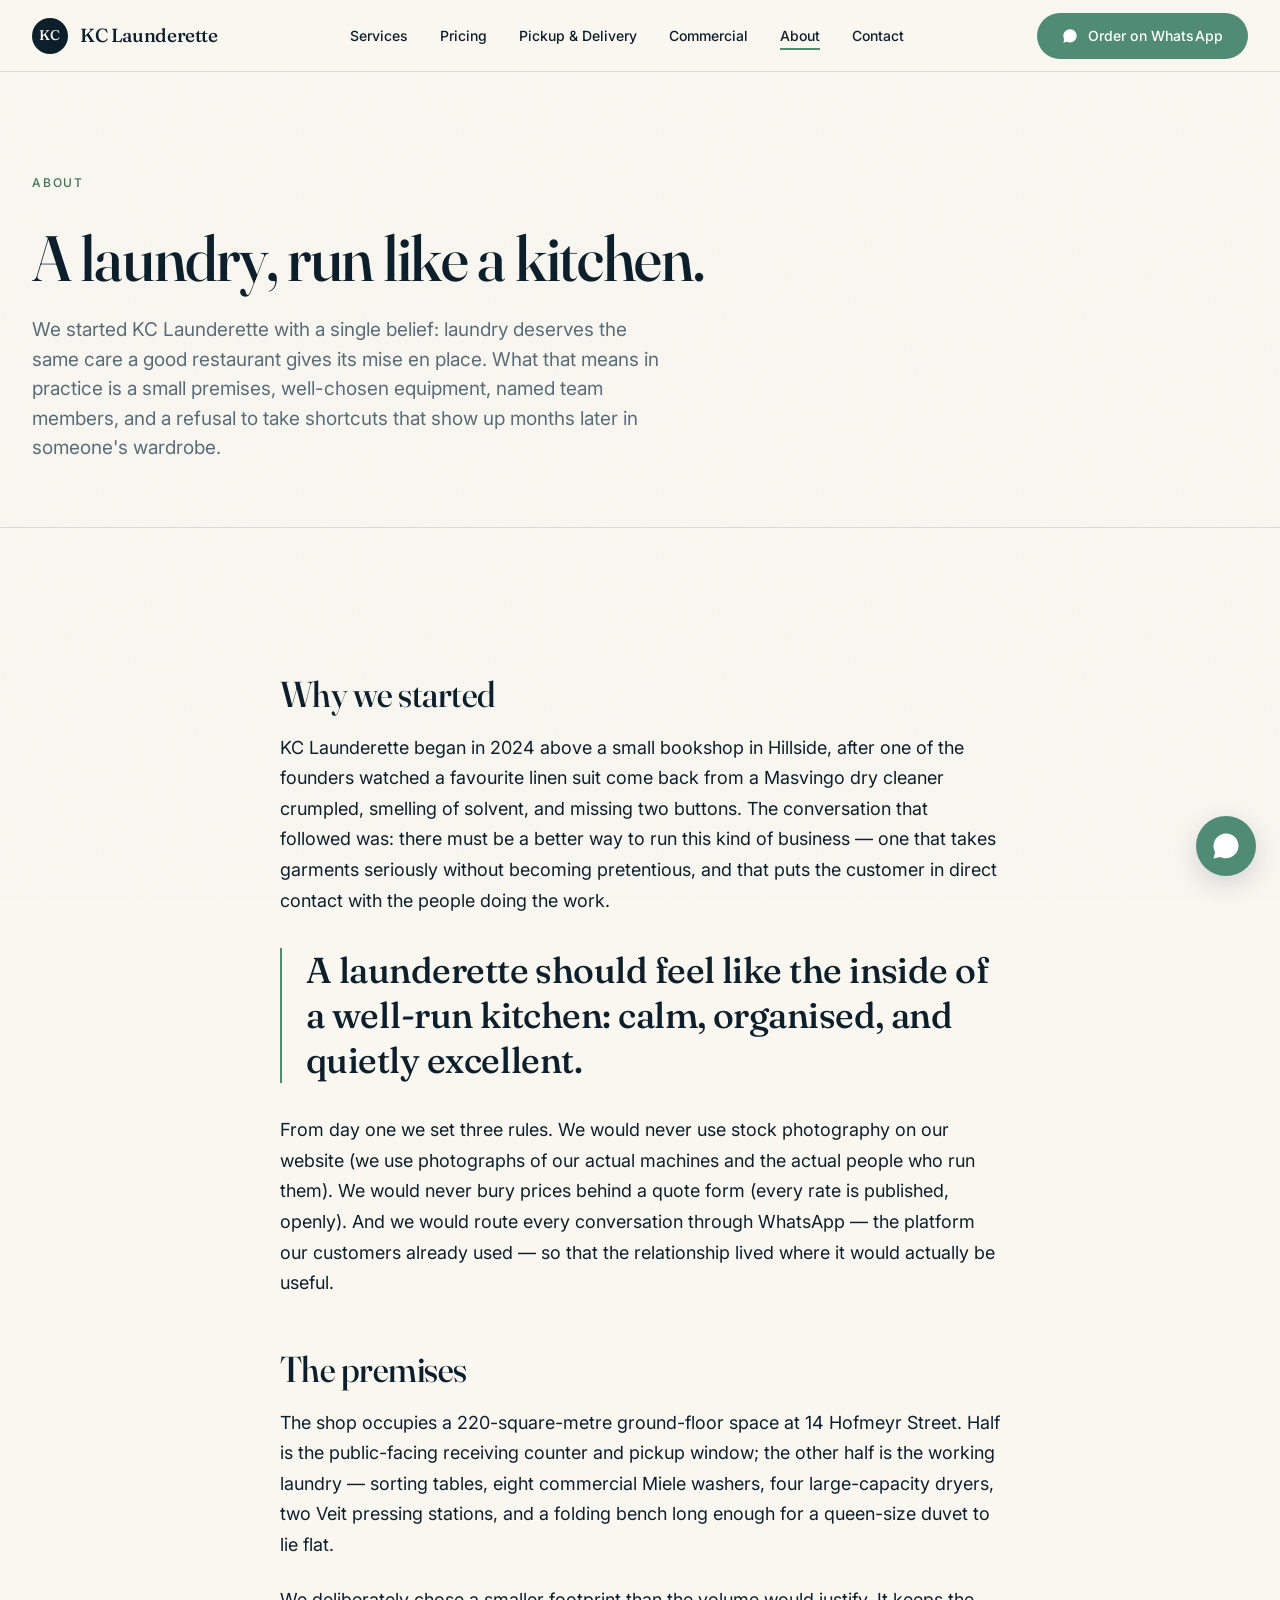
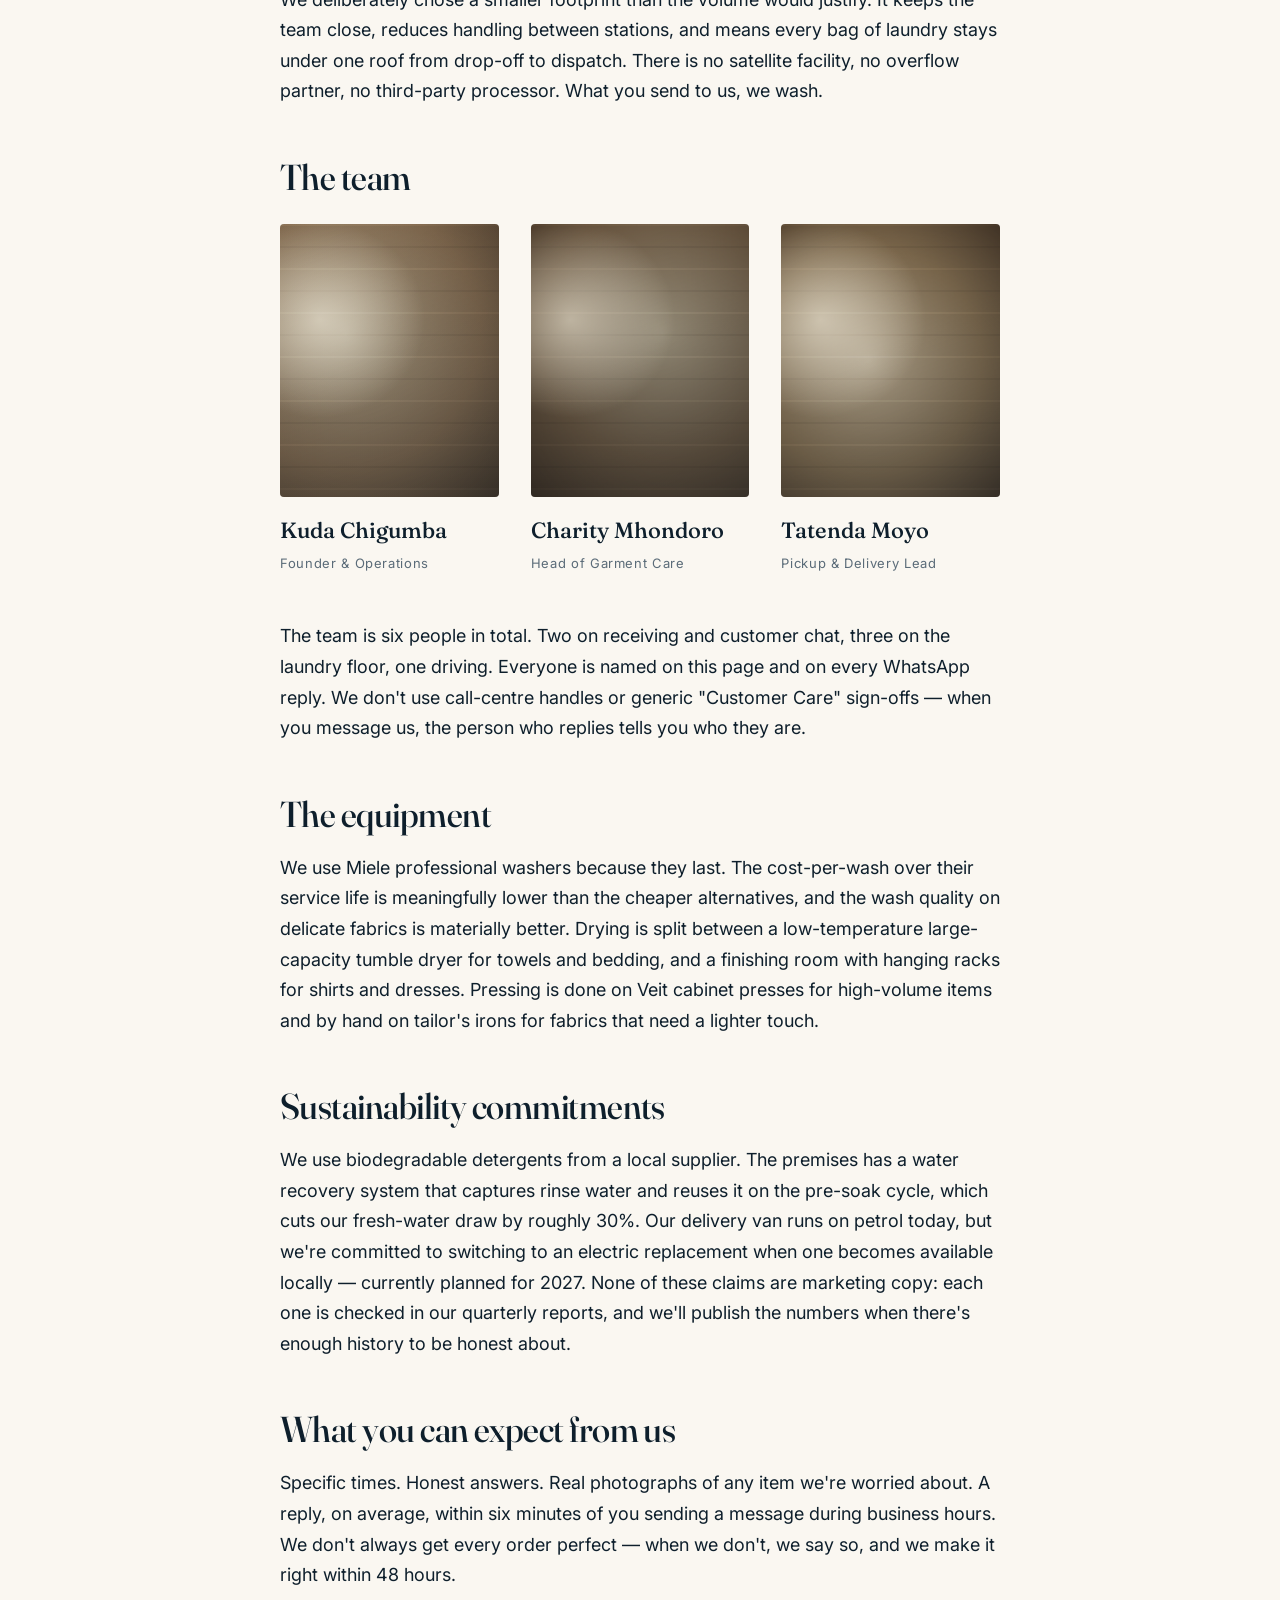
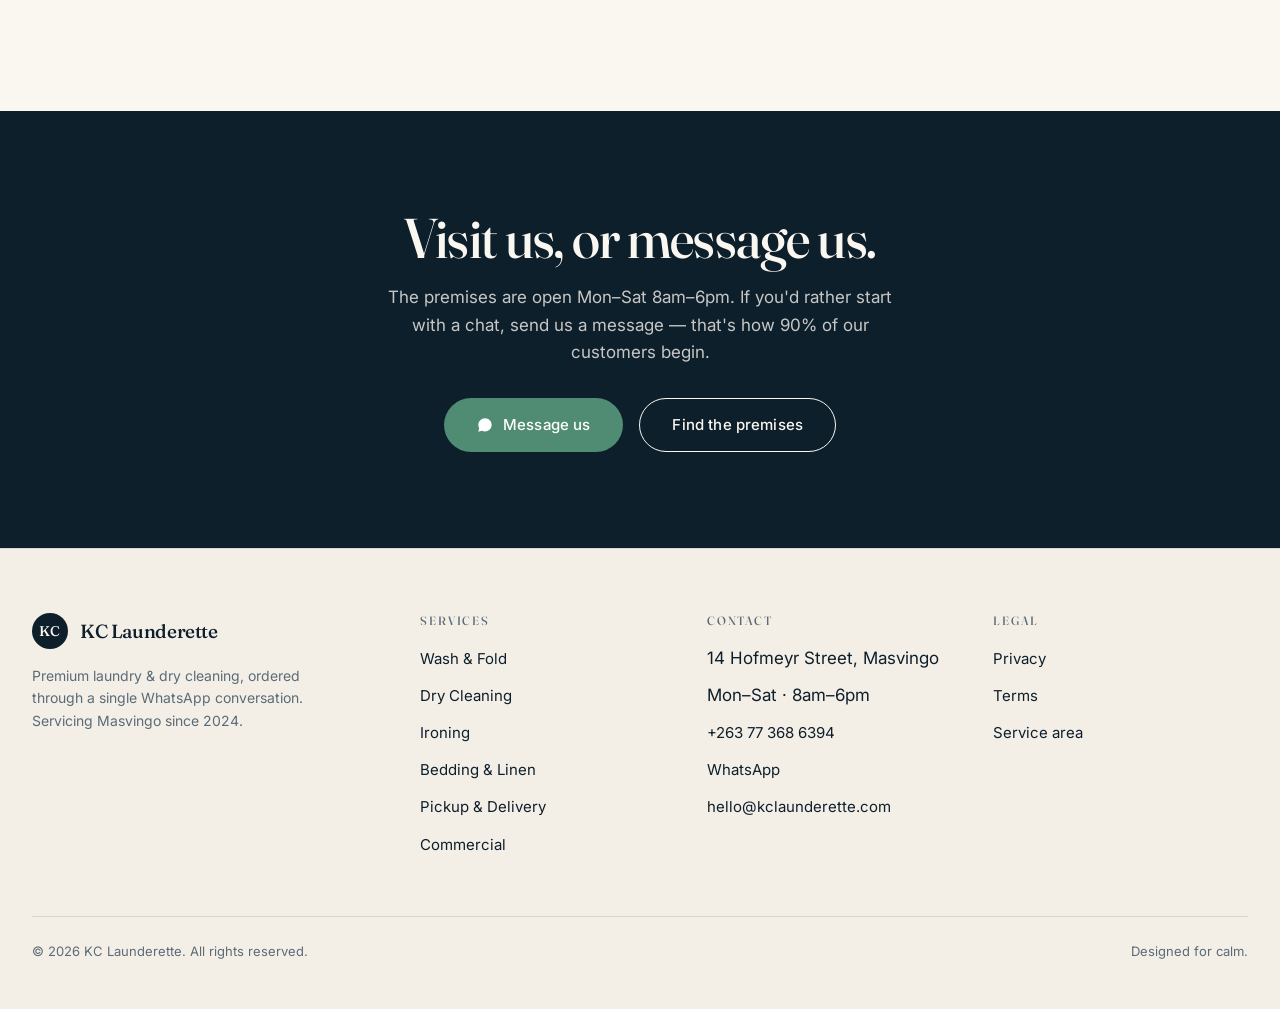
<file: about.html>
<!DOCTYPE html>
<html lang="en">
<head>
  <meta charset="UTF-8" />
  <meta name="viewport" content="width=device-width, initial-scale=1, viewport-fit=cover" />
  <title>About — KC Launderette</title>
  <meta name="description" content="The story behind KC Launderette — the premises, the team, the equipment, and the sustainability commitments behind every load." />
  <meta name="theme-color" content="#FAF7F1" />

  <link rel="preconnect" href="https://fonts.googleapis.com" />
  <link rel="preconnect" href="https://fonts.gstatic.com" crossorigin />
  <link rel="stylesheet" href="https://fonts.googleapis.com/css2?family=Fraunces:opsz,wght@9..144,400;9..144,500;9..144,600&family=Inter:wght@400;500;600&display=swap" />
  <link rel="stylesheet" href="assets/css/styles.css" />
</head>
<body>

<a class="skip-link" href="#main">Skip to content</a>

<!-- Navigation -->
<header class="nav">
  <div class="container nav__inner">
    <a href="index.html" class="brand" aria-label="KC Launderette home">
      <span class="brand__monogram">KC</span>
      <span class="brand__wordmark">KC Launderette</span>
    </a>
    <nav aria-label="Primary">
      <ul class="nav__links">
        <li><a href="services.html">Services</a></li>
        <li><a href="pricing.html">Pricing</a></li>
        <li><a href="pickup-delivery.html">Pickup &amp; Delivery</a></li>
        <li><a href="commercial.html">Commercial</a></li>
        <li><a href="about.html" aria-current="page">About</a></li>
        <li><a href="contact.html">Contact</a></li>
      </ul>
    </nav>
    <div class="nav__right">
      <a class="btn btn--primary btn--whatsapp nav__cta" href="https://wa.me/263773686394?text=Hi%20KC%20Launderette%2C%20I%27d%20like%20to%20place%20an%20order." data-source="nav" data-label="Order on WhatsApp" target="_blank" rel="noopener">
        <svg class="icon-whatsapp" viewBox="0 0 24 24" fill="currentColor" aria-hidden="true"><path d="M17.5 14.4c-.3-.1-1.7-.8-2-.9-.3-.1-.5-.2-.7.2-.2.3-.7.9-.9 1.1-.2.2-.3.2-.6.1-.3-.1-1.2-.4-2.3-1.4-.9-.8-1.4-1.7-1.6-2-.2-.3 0-.5.1-.6.1-.1.3-.4.4-.5.1-.2.2-.3.3-.5.1-.2 0-.4 0-.5l-.7-1.8c-.2-.5-.4-.4-.6-.4h-.5c-.2 0-.5.1-.7.4-.3.3-1 1-1 2.4s1 2.8 1.2 3c.1.2 2 3.1 4.9 4.4.7.3 1.2.5 1.6.6.7.2 1.3.2 1.8.1.5-.1 1.7-.7 1.9-1.4.2-.7.2-1.2.2-1.4-.1-.1-.3-.2-.6-.3zM12 2C6.5 2 2 6.5 2 12c0 1.8.5 3.4 1.3 4.9L2 22l5.3-1.3c1.4.7 3 1.1 4.7 1.1 5.5 0 10-4.5 10-10S17.5 2 12 2z"/></svg>
        Order on WhatsApp
      </a>
      <a class="nav__mobile-cta" href="https://wa.me/263773686394?text=Hi%20KC%20Launderette%2C%20I%27d%20like%20to%20place%20an%20order." data-source="nav-mobile" data-label="WhatsApp" target="_blank" rel="noopener" aria-label="Order on WhatsApp">
        <svg viewBox="0 0 24 24" width="22" height="22" fill="currentColor" aria-hidden="true"><path d="M17.5 14.4c-.3-.1-1.7-.8-2-.9-.3-.1-.5-.2-.7.2-.2.3-.7.9-.9 1.1-.2.2-.3.2-.6.1-.3-.1-1.2-.4-2.3-1.4-.9-.8-1.4-1.7-1.6-2-.2-.3 0-.5.1-.6.1-.1.3-.4.4-.5.1-.2.2-.3.3-.5.1-.2 0-.4 0-.5l-.7-1.8c-.2-.5-.4-.4-.6-.4h-.5c-.2 0-.5.1-.7.4-.3.3-1 1-1 2.4s1 2.8 1.2 3c.1.2 2 3.1 4.9 4.4.7.3 1.2.5 1.6.6.7.2 1.3.2 1.8.1.5-.1 1.7-.7 1.9-1.4.2-.7.2-1.2.2-1.4-.1-.1-.3-.2-.6-.3zM12 2C6.5 2 2 6.5 2 12c0 1.8.5 3.4 1.3 4.9L2 22l5.3-1.3c1.4.7 3 1.1 4.7 1.1 5.5 0 10-4.5 10-10S17.5 2 12 2z"/></svg>
      </a>
      <button class="nav__hamburger" aria-label="Open menu" aria-expanded="false" data-menu-open>
        <svg viewBox="0 0 24 24" fill="none" stroke="currentColor" stroke-width="1.5" stroke-linecap="round"><path d="M4 7h16M4 12h16M4 17h16"/></svg>
      </button>
    </div>
  </div>
</header>

<!-- Mobile menu overlay -->
<div class="menu" data-menu role="dialog" aria-label="Site navigation">
  <div class="menu__top">
    <a href="index.html" class="brand">
      <span class="brand__monogram">KC</span>
      <span class="brand__wordmark">KC Launderette</span>
    </a>
    <button class="nav__hamburger" aria-label="Close menu" data-menu-close>
      <svg viewBox="0 0 24 24" fill="none" stroke="currentColor" stroke-width="1.5" stroke-linecap="round"><path d="M6 6l12 12M18 6L6 18"/></svg>
    </button>
  </div>
  <ul class="menu__list">
    <li><a href="services.html">Services</a></li>
    <li><a href="pricing.html">Pricing</a></li>
    <li><a href="pickup-delivery.html">Pickup &amp; Delivery</a></li>
    <li><a href="commercial.html">Commercial</a></li>
    <li><a href="about.html">About</a></li>
    <li><a href="contact.html">Contact</a></li>
  </ul>
  <div class="menu__footer">
    <a class="btn btn--primary btn--whatsapp btn--full btn--lg" href="https://wa.me/263773686394?text=Hi%20KC%20Launderette%2C%20I%27d%20like%20to%20place%20an%20order." data-source="menu" data-label="Order on WhatsApp" target="_blank" rel="noopener">
      <svg class="icon-whatsapp" viewBox="0 0 24 24" fill="currentColor" aria-hidden="true"><path d="M17.5 14.4c-.3-.1-1.7-.8-2-.9-.3-.1-.5-.2-.7.2-.2.3-.7.9-.9 1.1-.2.2-.3.2-.6.1-.3-.1-1.2-.4-2.3-1.4-.9-.8-1.4-1.7-1.6-2-.2-.3 0-.5.1-.6.1-.1.3-.4.4-.5.1-.2.2-.3.3-.5.1-.2 0-.4 0-.5l-.7-1.8c-.2-.5-.4-.4-.6-.4h-.5c-.2 0-.5.1-.7.4-.3.3-1 1-1 2.4s1 2.8 1.2 3c.1.2 2 3.1 4.9 4.4.7.3 1.2.5 1.6.6.7.2 1.3.2 1.8.1.5-.1 1.7-.7 1.9-1.4.2-.7.2-1.2.2-1.4-.1-.1-.3-.2-.6-.3zM12 2C6.5 2 2 6.5 2 12c0 1.8.5 3.4 1.3 4.9L2 22l5.3-1.3c1.4.7 3 1.1 4.7 1.1 5.5 0 10-4.5 10-10S17.5 2 12 2z"/></svg>
      Order on WhatsApp
    </a>
  </div>
</div>

<main id="main">

<!-- Page hero -->
<section class="page-hero">
  <div class="container">
    <div class="page-hero__inner">
      <span class="eyebrow">About</span>
      <h1 class="page-hero__title">A laundry, run like a kitchen.</h1>
      <p class="page-hero__sub">
        We started KC Launderette with a single belief: laundry deserves the same care a good restaurant gives its mise en place. What that means in practice is a small premises, well-chosen equipment, named team members, and a refusal to take shortcuts that show up months later in someone's wardrobe.
      </p>
    </div>
  </div>
</section>

<!-- Origin story -->
<section class="section">
  <div class="container">
    <div class="long-form">
      <h3>Why we started</h3>
      <p>
        KC Launderette began in 2024 above a small bookshop in Hillside, after one of the founders watched a favourite linen suit come back from a Masvingo dry cleaner crumpled, smelling of solvent, and missing two buttons. The conversation that followed was: there must be a better way to run this kind of business — one that takes garments seriously without becoming pretentious, and that puts the customer in direct contact with the people doing the work.
      </p>
      <p class="lead-quote">
        A launderette should feel like the inside of a well-run kitchen: calm, organised, and quietly excellent.
      </p>
      <p>
        From day one we set three rules. We would never use stock photography on our website (we use photographs of our actual machines and the actual people who run them). We would never bury prices behind a quote form (every rate is published, openly). And we would route every conversation through WhatsApp — the platform our customers already used — so that the relationship lived where it would actually be useful.
      </p>

      <h3>The premises</h3>
      <p>
        The shop occupies a 220-square-metre ground-floor space at 14 Hofmeyr Street. Half is the public-facing receiving counter and pickup window; the other half is the working laundry — sorting tables, eight commercial Miele washers, four large-capacity dryers, two Veit pressing stations, and a folding bench long enough for a queen-size duvet to lie flat.
      </p>
      <p>
        We deliberately chose a smaller footprint than the volume would justify. It keeps the team close, reduces handling between stations, and means every bag of laundry stays under one roof from drop-off to dispatch. There is no satellite facility, no overflow partner, no third-party processor. What you send to us, we wash.
      </p>

      <h3>The team</h3>
    </div>

    <div class="team-grid" style="max-width: 720px; margin: var(--space-3) auto var(--space-6);">
      <div class="team-member">
        <div class="team-member__art">
          <div class="photo-placeholder photo-placeholder--team"></div>
        </div>
        <p class="team-member__name">Kuda Chigumba</p>
        <p class="team-member__role">Founder &amp; Operations</p>
      </div>
      <div class="team-member">
        <div class="team-member__art">
          <div class="photo-placeholder photo-placeholder--team" style="background:linear-gradient(160deg, rgba(14, 31, 44, 0.12) 0%, rgba(14, 31, 44, 0.36) 100%), radial-gradient(circle at 60% 40%, #b8a78a 0%, #735a3f 60%, #3e2c1c 100%);"></div>
        </div>
        <p class="team-member__name">Charity Mhondoro</p>
        <p class="team-member__role">Head of Garment Care</p>
      </div>
      <div class="team-member">
        <div class="team-member__art">
          <div class="photo-placeholder photo-placeholder--team" style="background:linear-gradient(160deg, rgba(14, 31, 44, 0.12) 0%, rgba(14, 31, 44, 0.36) 100%), radial-gradient(circle at 40% 50%, #d8c2a0 0%, #8e7350 60%, #4a3623 100%);"></div>
        </div>
        <p class="team-member__name">Tatenda Moyo</p>
        <p class="team-member__role">Pickup &amp; Delivery Lead</p>
      </div>
    </div>

    <div class="long-form">
      <p>
        The team is six people in total. Two on receiving and customer chat, three on the laundry floor, one driving. Everyone is named on this page and on every WhatsApp reply. We don't use call-centre handles or generic "Customer Care" sign-offs — when you message us, the person who replies tells you who they are.
      </p>

      <h3>The equipment</h3>
      <p>
        We use Miele professional washers because they last. The cost-per-wash over their service life is meaningfully lower than the cheaper alternatives, and the wash quality on delicate fabrics is materially better. Drying is split between a low-temperature large-capacity tumble dryer for towels and bedding, and a finishing room with hanging racks for shirts and dresses. Pressing is done on Veit cabinet presses for high-volume items and by hand on tailor's irons for fabrics that need a lighter touch.
      </p>

      <h3>Sustainability commitments</h3>
      <p>
        We use biodegradable detergents from a local supplier. The premises has a water recovery system that captures rinse water and reuses it on the pre-soak cycle, which cuts our fresh-water draw by roughly 30%. Our delivery van runs on petrol today, but we're committed to switching to an electric replacement when one becomes available locally — currently planned for 2027. None of these claims are marketing copy: each one is checked in our quarterly reports, and we'll publish the numbers when there's enough history to be honest about.
      </p>

      <h3>What you can expect from us</h3>
      <p>
        Specific times. Honest answers. Real photographs of any item we're worried about. A reply, on average, within six minutes of you sending a message during business hours. We don't always get every order perfect — when we don't, we say so, and we make it right within 48 hours.
      </p>
    </div>
  </div>
</section>

<!-- Conversion -->
<section class="conversion">
  <div class="container">
    <h2>Visit us, or message us.</h2>
    <p>The premises are open Mon–Sat 8am–6pm. If you'd rather start with a chat, send us a message — that's how 90% of our customers begin.</p>
    <div style="display:flex; gap: var(--space-2); justify-content: center; flex-wrap: wrap; margin-top: var(--space-3);">
      <a class="btn btn--primary btn--whatsapp btn--lg" href="https://wa.me/263773686394?text=Hi%20KC%20Launderette%2C%20I%27d%20like%20to%20chat." data-source="about-conversion" data-label="Open WhatsApp" target="_blank" rel="noopener">
        <svg class="icon-whatsapp" viewBox="0 0 24 24" fill="currentColor" aria-hidden="true"><path d="M17.5 14.4c-.3-.1-1.7-.8-2-.9-.3-.1-.5-.2-.7.2-.2.3-.7.9-.9 1.1-.2.2-.3.2-.6.1-.3-.1-1.2-.4-2.3-1.4-.9-.8-1.4-1.7-1.6-2-.2-.3 0-.5.1-.6.1-.1.3-.4.4-.5.1-.2.2-.3.3-.5.1-.2 0-.4 0-.5l-.7-1.8c-.2-.5-.4-.4-.6-.4h-.5c-.2 0-.5.1-.7.4-.3.3-1 1-1 2.4s1 2.8 1.2 3c.1.2 2 3.1 4.9 4.4.7.3 1.2.5 1.6.6.7.2 1.3.2 1.8.1.5-.1 1.7-.7 1.9-1.4.2-.7.2-1.2.2-1.4-.1-.1-.3-.2-.6-.3zM12 2C6.5 2 2 6.5 2 12c0 1.8.5 3.4 1.3 4.9L2 22l5.3-1.3c1.4.7 3 1.1 4.7 1.1 5.5 0 10-4.5 10-10S17.5 2 12 2z"/></svg>
        Message us
      </a>
      <a class="btn btn--ghost-cream btn--lg" href="contact.html">Find the premises</a>
    </div>
  </div>
</section>

</main>

<!-- Footer -->
<footer class="footer">
  <div class="container">
    <div class="footer__grid">
      <div>
        <a href="index.html" class="brand">
          <span class="brand__monogram">KC</span>
          <span class="brand__wordmark">KC Launderette</span>
        </a>
        <p class="footer__tagline">Premium laundry &amp; dry cleaning, ordered through a single WhatsApp conversation. Servicing Masvingo since 2024.</p>
      </div>
      <div>
        <h4 class="footer__title">Services</h4>
        <ul class="footer__list">
          <li><a href="services.html#wash-fold">Wash &amp; Fold</a></li>
          <li><a href="services.html#dry-cleaning">Dry Cleaning</a></li>
          <li><a href="services.html#ironing">Ironing</a></li>
          <li><a href="services.html#bedding">Bedding &amp; Linen</a></li>
          <li><a href="pickup-delivery.html">Pickup &amp; Delivery</a></li>
          <li><a href="commercial.html">Commercial</a></li>
        </ul>
      </div>
      <div>
        <h4 class="footer__title">Contact</h4>
        <ul class="footer__list">
          <li>14 Hofmeyr Street, Masvingo</li>
          <li>Mon–Sat · 8am–6pm</li>
          <li><a href="tel:+263773686394">+263 77 368 6394</a></li>
          <li><a href="https://wa.me/263773686394" target="_blank" rel="noopener" data-source="footer" data-label="WhatsApp">WhatsApp</a></li>
          <li><a href="mailto:hello@kclaunderette.com">hello@kclaunderette.com</a></li>
        </ul>
      </div>
      <div>
        <h4 class="footer__title">Legal</h4>
        <ul class="footer__list">
          <li><a href="#">Privacy</a></li>
          <li><a href="#">Terms</a></li>
          <li><a href="#">Service area</a></li>
        </ul>
      </div>
    </div>
    <div class="footer__bottom">
      <span>© <span data-year>2026</span> KC Launderette. All rights reserved.</span>
      <span>Designed for calm.</span>
    </div>
  </div>
</footer>

<a class="whatsapp-fab" href="https://wa.me/263773686394?text=Hi%20KC%20Launderette%2C%20I%27d%20like%20to%20chat." data-source="fab" data-label="Float WhatsApp" target="_blank" rel="noopener" aria-label="Chat with us on WhatsApp">
  <span class="whatsapp-fab__tooltip">Chat with us — usually replying in 6 minutes</span>
  <svg viewBox="0 0 24 24" fill="currentColor" aria-hidden="true"><path d="M17.5 14.4c-.3-.1-1.7-.8-2-.9-.3-.1-.5-.2-.7.2-.2.3-.7.9-.9 1.1-.2.2-.3.2-.6.1-.3-.1-1.2-.4-2.3-1.4-.9-.8-1.4-1.7-1.6-2-.2-.3 0-.5.1-.6.1-.1.3-.4.4-.5.1-.2.2-.3.3-.5.1-.2 0-.4 0-.5l-.7-1.8c-.2-.5-.4-.4-.6-.4h-.5c-.2 0-.5.1-.7.4-.3.3-1 1-1 2.4s1 2.8 1.2 3c.1.2 2 3.1 4.9 4.4.7.3 1.2.5 1.6.6.7.2 1.3.2 1.8.1.5-.1 1.7-.7 1.9-1.4.2-.7.2-1.2.2-1.4-.1-.1-.3-.2-.6-.3zM12 2C6.5 2 2 6.5 2 12c0 1.8.5 3.4 1.3 4.9L2 22l5.3-1.3c1.4.7 3 1.1 4.7 1.1 5.5 0 10-4.5 10-10S17.5 2 12 2z"/></svg>
</a>

<script src="assets/js/main.js" defer></script>
</body>
</html>
</file>
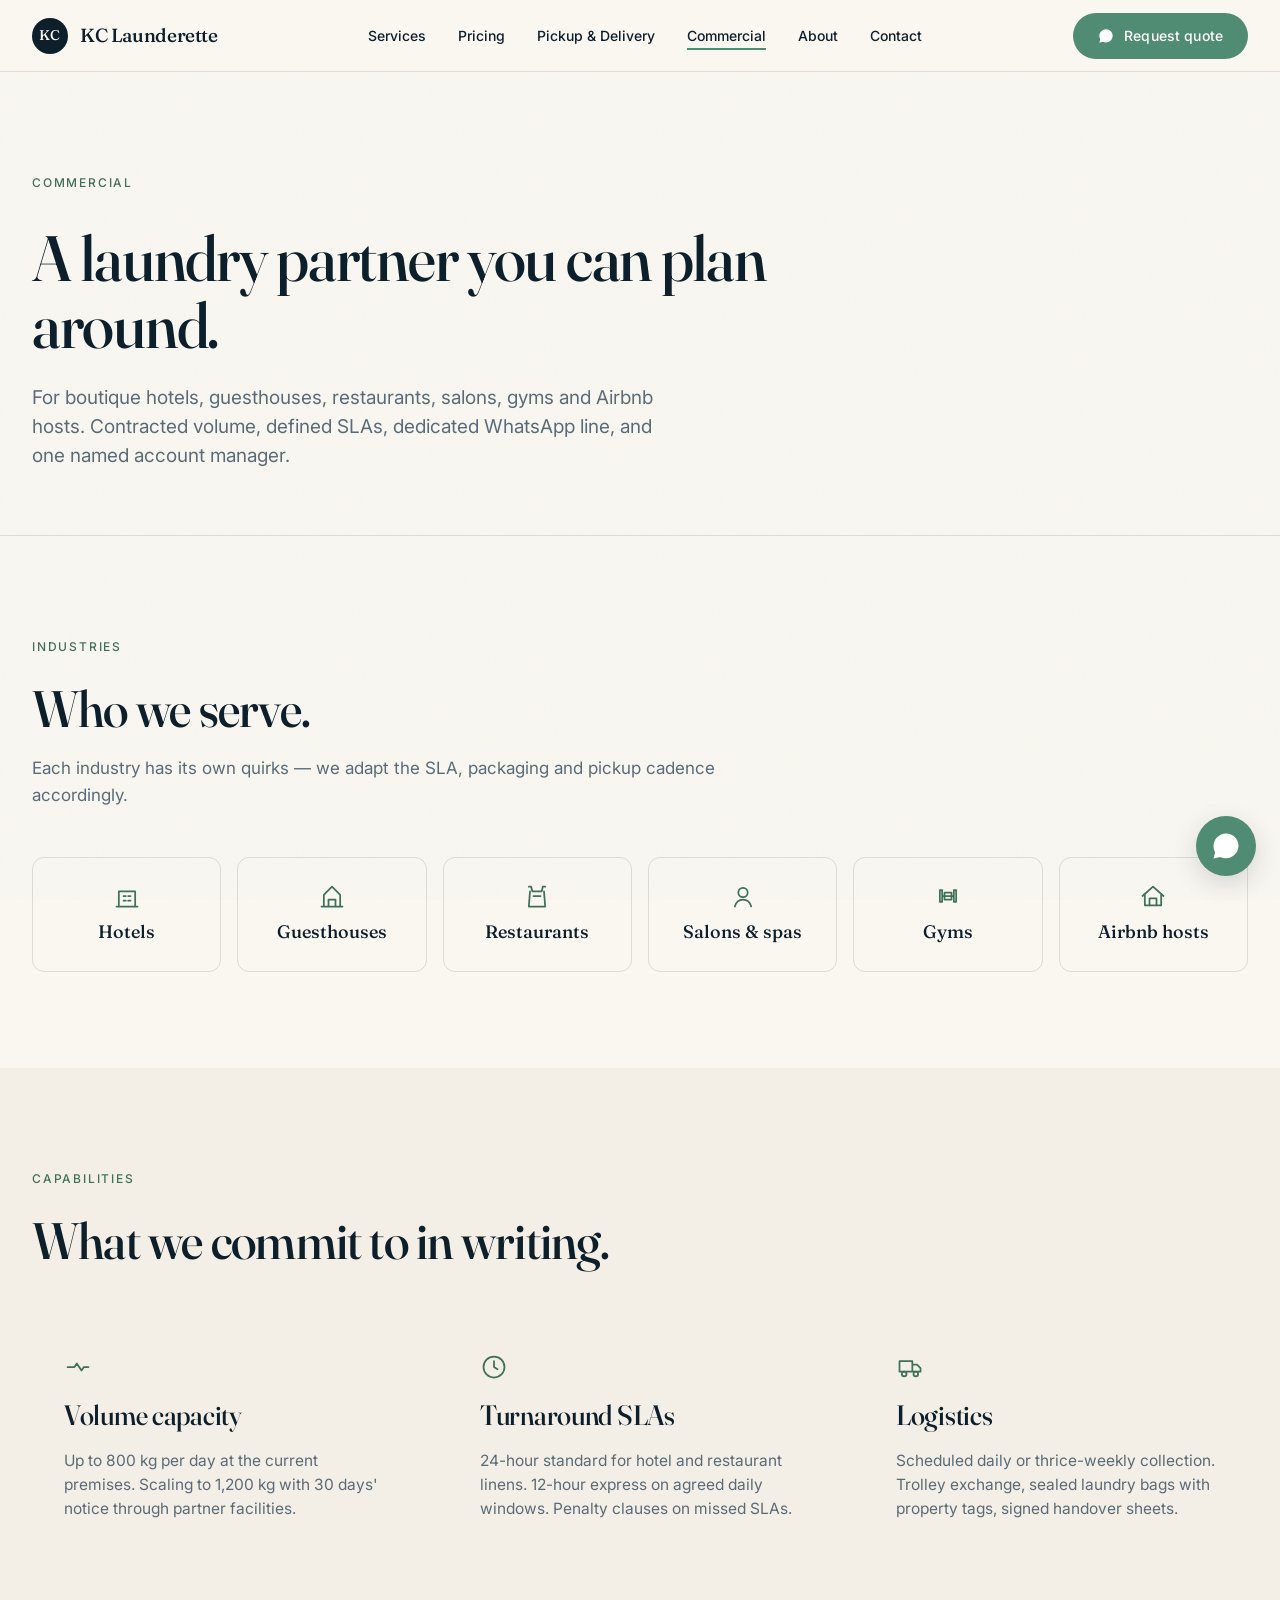
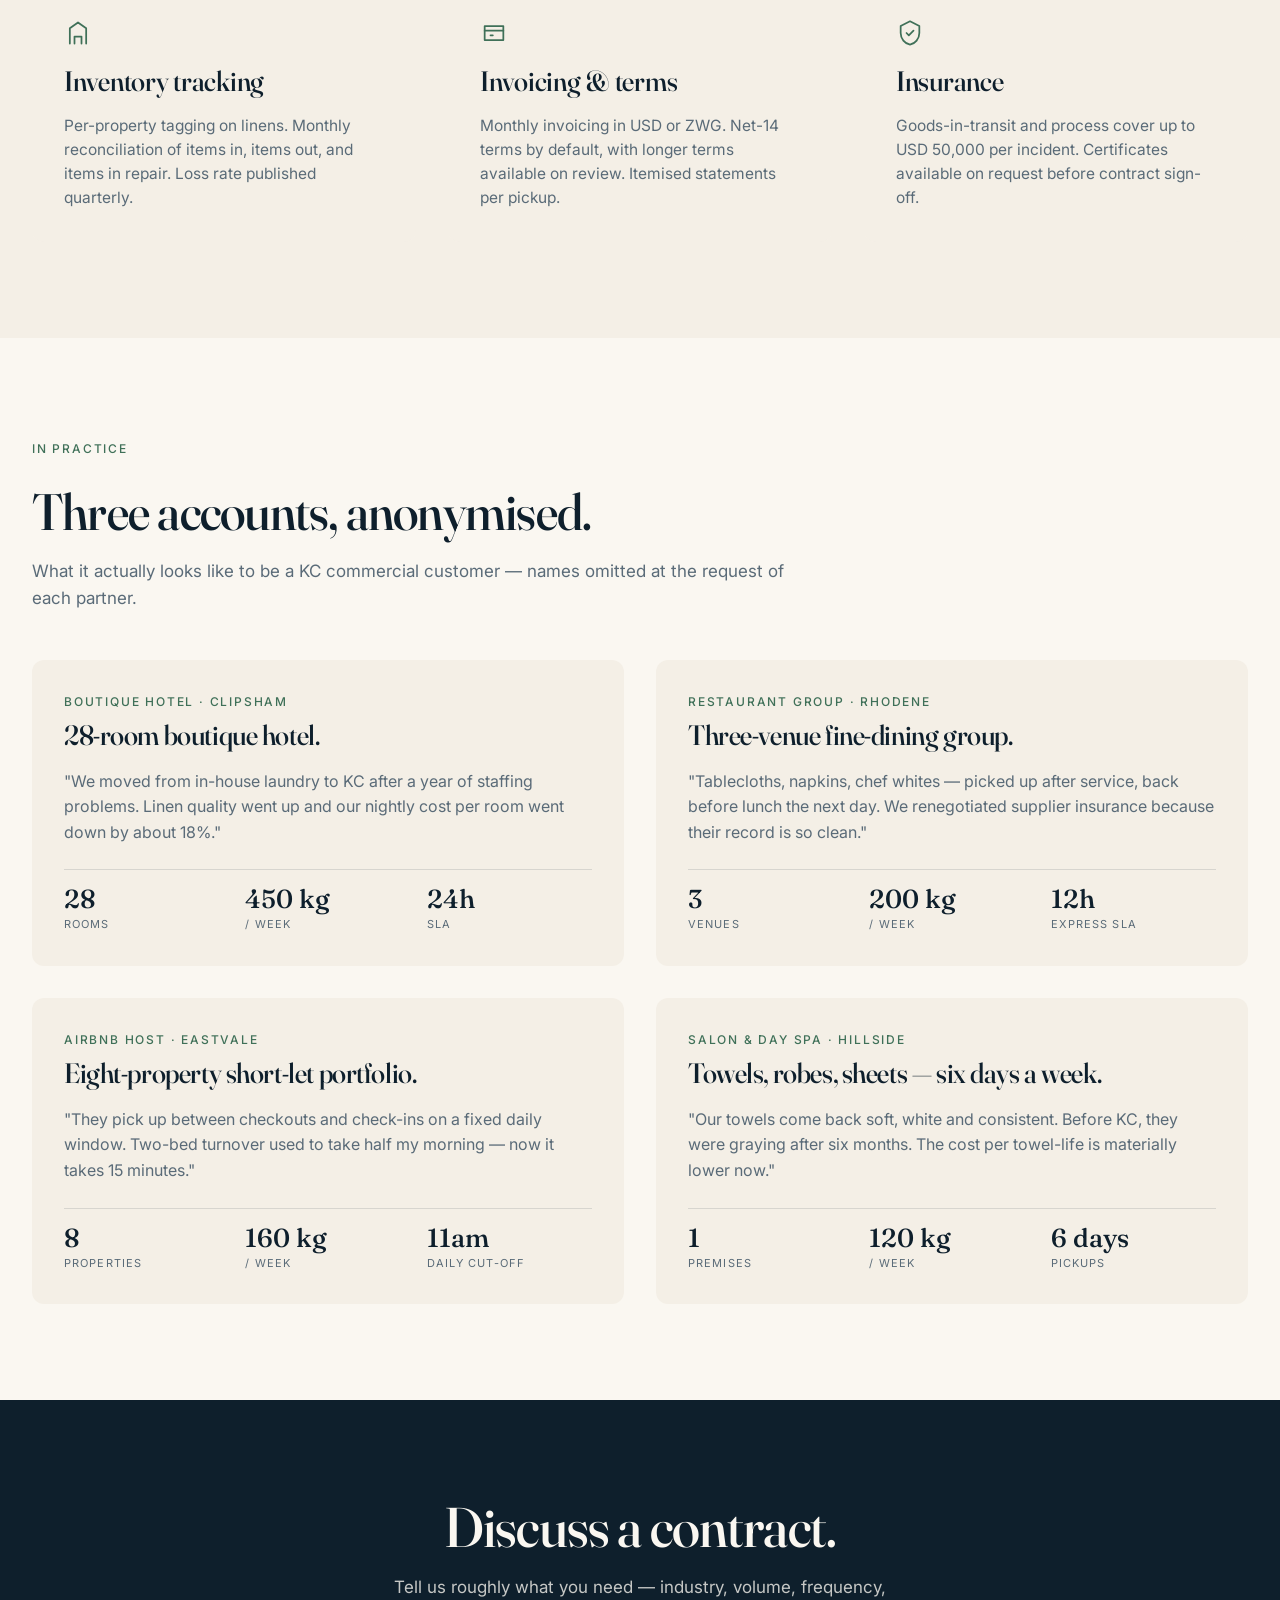
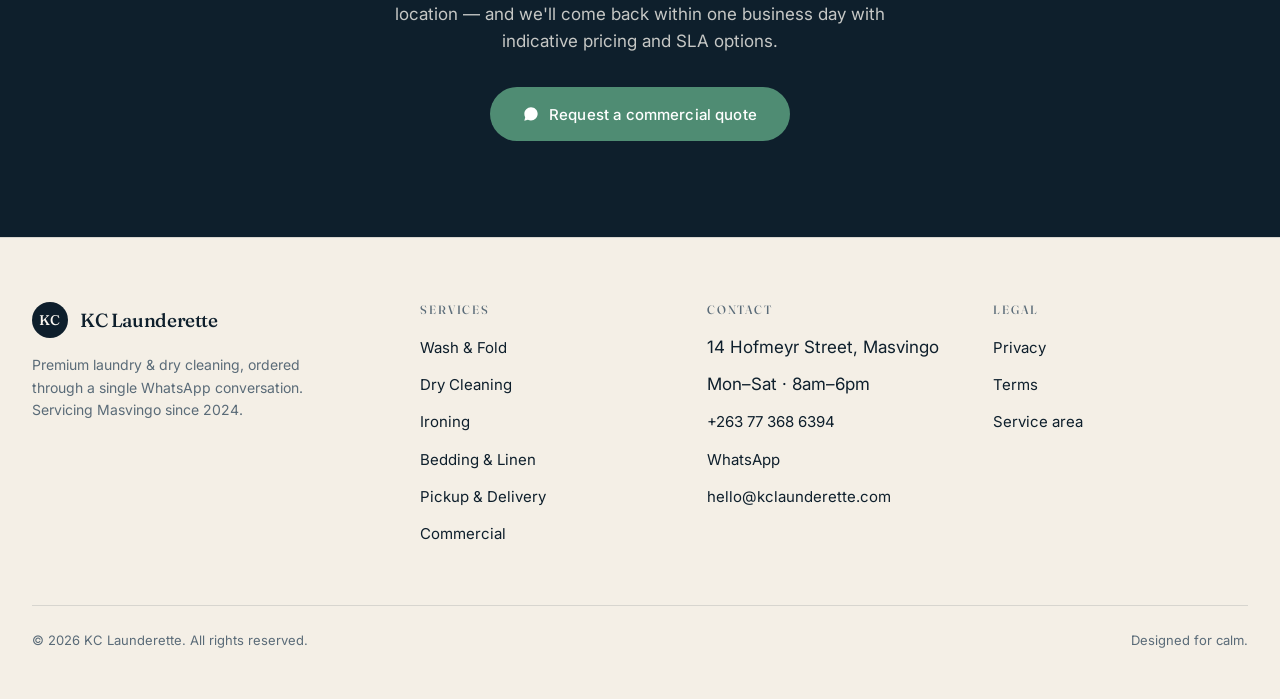
<file: commercial.html>
<!DOCTYPE html>
<html lang="en">
<head>
  <meta charset="UTF-8" />
  <meta name="viewport" content="width=device-width, initial-scale=1, viewport-fit=cover" />
  <title>Commercial — KC Launderette</title>
  <meta name="description" content="Contracted laundry services for hotels, restaurants, salons, gyms and Airbnb hosts. Volume pricing, dedicated WhatsApp line, defined SLAs." />
  <meta name="theme-color" content="#FAF7F1" />

  <link rel="preconnect" href="https://fonts.googleapis.com" />
  <link rel="preconnect" href="https://fonts.gstatic.com" crossorigin />
  <link rel="stylesheet" href="https://fonts.googleapis.com/css2?family=Fraunces:opsz,wght@9..144,400;9..144,500;9..144,600&family=Inter:wght@400;500;600&display=swap" />
  <link rel="stylesheet" href="assets/css/styles.css" />
</head>
<body>

<a class="skip-link" href="#main">Skip to content</a>

<!-- Navigation -->
<header class="nav">
  <div class="container nav__inner">
    <a href="index.html" class="brand" aria-label="KC Launderette home">
      <span class="brand__monogram">KC</span>
      <span class="brand__wordmark">KC Launderette</span>
    </a>
    <nav aria-label="Primary">
      <ul class="nav__links">
        <li><a href="services.html">Services</a></li>
        <li><a href="pricing.html">Pricing</a></li>
        <li><a href="pickup-delivery.html">Pickup &amp; Delivery</a></li>
        <li><a href="commercial.html" aria-current="page">Commercial</a></li>
        <li><a href="about.html">About</a></li>
        <li><a href="contact.html">Contact</a></li>
      </ul>
    </nav>
    <div class="nav__right">
      <a class="btn btn--primary btn--whatsapp nav__cta" href="https://wa.me/263773686394?text=Hi%20KC%20Launderette%20commercial%20team%2C%20I%27d%20like%20to%20discuss%20a%20contract." data-source="nav-commercial" data-label="Commercial WhatsApp" target="_blank" rel="noopener">
        <svg class="icon-whatsapp" viewBox="0 0 24 24" fill="currentColor" aria-hidden="true"><path d="M17.5 14.4c-.3-.1-1.7-.8-2-.9-.3-.1-.5-.2-.7.2-.2.3-.7.9-.9 1.1-.2.2-.3.2-.6.1-.3-.1-1.2-.4-2.3-1.4-.9-.8-1.4-1.7-1.6-2-.2-.3 0-.5.1-.6.1-.1.3-.4.4-.5.1-.2.2-.3.3-.5.1-.2 0-.4 0-.5l-.7-1.8c-.2-.5-.4-.4-.6-.4h-.5c-.2 0-.5.1-.7.4-.3.3-1 1-1 2.4s1 2.8 1.2 3c.1.2 2 3.1 4.9 4.4.7.3 1.2.5 1.6.6.7.2 1.3.2 1.8.1.5-.1 1.7-.7 1.9-1.4.2-.7.2-1.2.2-1.4-.1-.1-.3-.2-.6-.3zM12 2C6.5 2 2 6.5 2 12c0 1.8.5 3.4 1.3 4.9L2 22l5.3-1.3c1.4.7 3 1.1 4.7 1.1 5.5 0 10-4.5 10-10S17.5 2 12 2z"/></svg>
        Request quote
      </a>
      <a class="nav__mobile-cta" href="https://wa.me/263773686394?text=Hi%20KC%20Launderette%20commercial%20team%2C%20I%27d%20like%20to%20discuss%20a%20contract." data-source="nav-mobile-commercial" data-label="WhatsApp" target="_blank" rel="noopener" aria-label="Request commercial quote on WhatsApp">
        <svg viewBox="0 0 24 24" width="22" height="22" fill="currentColor" aria-hidden="true"><path d="M17.5 14.4c-.3-.1-1.7-.8-2-.9-.3-.1-.5-.2-.7.2-.2.3-.7.9-.9 1.1-.2.2-.3.2-.6.1-.3-.1-1.2-.4-2.3-1.4-.9-.8-1.4-1.7-1.6-2-.2-.3 0-.5.1-.6.1-.1.3-.4.4-.5.1-.2.2-.3.3-.5.1-.2 0-.4 0-.5l-.7-1.8c-.2-.5-.4-.4-.6-.4h-.5c-.2 0-.5.1-.7.4-.3.3-1 1-1 2.4s1 2.8 1.2 3c.1.2 2 3.1 4.9 4.4.7.3 1.2.5 1.6.6.7.2 1.3.2 1.8.1.5-.1 1.7-.7 1.9-1.4.2-.7.2-1.2.2-1.4-.1-.1-.3-.2-.6-.3zM12 2C6.5 2 2 6.5 2 12c0 1.8.5 3.4 1.3 4.9L2 22l5.3-1.3c1.4.7 3 1.1 4.7 1.1 5.5 0 10-4.5 10-10S17.5 2 12 2z"/></svg>
      </a>
      <button class="nav__hamburger" aria-label="Open menu" aria-expanded="false" data-menu-open>
        <svg viewBox="0 0 24 24" fill="none" stroke="currentColor" stroke-width="1.5" stroke-linecap="round"><path d="M4 7h16M4 12h16M4 17h16"/></svg>
      </button>
    </div>
  </div>
</header>

<!-- Mobile menu overlay -->
<div class="menu" data-menu role="dialog" aria-label="Site navigation">
  <div class="menu__top">
    <a href="index.html" class="brand">
      <span class="brand__monogram">KC</span>
      <span class="brand__wordmark">KC Launderette</span>
    </a>
    <button class="nav__hamburger" aria-label="Close menu" data-menu-close>
      <svg viewBox="0 0 24 24" fill="none" stroke="currentColor" stroke-width="1.5" stroke-linecap="round"><path d="M6 6l12 12M18 6L6 18"/></svg>
    </button>
  </div>
  <ul class="menu__list">
    <li><a href="services.html">Services</a></li>
    <li><a href="pricing.html">Pricing</a></li>
    <li><a href="pickup-delivery.html">Pickup &amp; Delivery</a></li>
    <li><a href="commercial.html">Commercial</a></li>
    <li><a href="about.html">About</a></li>
    <li><a href="contact.html">Contact</a></li>
  </ul>
  <div class="menu__footer">
    <a class="btn btn--primary btn--whatsapp btn--full btn--lg" href="https://wa.me/263773686394?text=Hi%20KC%20Launderette%20commercial%20team%2C%20I%27d%20like%20to%20discuss%20a%20contract." data-source="menu-commercial" data-label="Commercial WhatsApp" target="_blank" rel="noopener">
      <svg class="icon-whatsapp" viewBox="0 0 24 24" fill="currentColor" aria-hidden="true"><path d="M17.5 14.4c-.3-.1-1.7-.8-2-.9-.3-.1-.5-.2-.7.2-.2.3-.7.9-.9 1.1-.2.2-.3.2-.6.1-.3-.1-1.2-.4-2.3-1.4-.9-.8-1.4-1.7-1.6-2-.2-.3 0-.5.1-.6.1-.1.3-.4.4-.5.1-.2.2-.3.3-.5.1-.2 0-.4 0-.5l-.7-1.8c-.2-.5-.4-.4-.6-.4h-.5c-.2 0-.5.1-.7.4-.3.3-1 1-1 2.4s1 2.8 1.2 3c.1.2 2 3.1 4.9 4.4.7.3 1.2.5 1.6.6.7.2 1.3.2 1.8.1.5-.1 1.7-.7 1.9-1.4.2-.7.2-1.2.2-1.4-.1-.1-.3-.2-.6-.3zM12 2C6.5 2 2 6.5 2 12c0 1.8.5 3.4 1.3 4.9L2 22l5.3-1.3c1.4.7 3 1.1 4.7 1.1 5.5 0 10-4.5 10-10S17.5 2 12 2z"/></svg>
      Request commercial quote
    </a>
  </div>
</div>

<main id="main">

<!-- Page hero -->
<section class="page-hero">
  <div class="container">
    <div class="page-hero__inner">
      <span class="eyebrow">Commercial</span>
      <h1 class="page-hero__title">A laundry partner you can plan around.</h1>
      <p class="page-hero__sub">
        For boutique hotels, guesthouses, restaurants, salons, gyms and Airbnb hosts. Contracted volume, defined SLAs, dedicated WhatsApp line, and one named account manager.
      </p>
    </div>
  </div>
</section>

<!-- Industries served -->
<section class="section">
  <div class="container">
    <header class="section-head">
      <span class="eyebrow">Industries</span>
      <h2>Who we serve.</h2>
      <p>Each industry has its own quirks — we adapt the SLA, packaging and pickup cadence accordingly.</p>
    </header>

    <div class="industries">
      <div class="industry">
        <svg viewBox="0 0 24 24" fill="none" stroke="currentColor" stroke-width="1.5" stroke-linecap="round" stroke-linejoin="round" aria-hidden="true"><path d="M3 21h18M5 21V8h14v13M9 12h2M13 12h2M9 16h2M13 16h2"/></svg>
        <p class="industry__name">Hotels</p>
      </div>
      <div class="industry">
        <svg viewBox="0 0 24 24" fill="none" stroke="currentColor" stroke-width="1.5" stroke-linecap="round" stroke-linejoin="round" aria-hidden="true"><path d="M3 21h18M5 21V11l7-7 7 7v10M9 21v-6h6v6"/></svg>
        <p class="industry__name">Guesthouses</p>
      </div>
      <div class="industry">
        <svg viewBox="0 0 24 24" fill="none" stroke="currentColor" stroke-width="1.5" stroke-linecap="round" stroke-linejoin="round" aria-hidden="true"><path d="M5 4h2l1 4h8l1-4h2M6 8l-1 13h14L18 8M9 12h6"/></svg>
        <p class="industry__name">Restaurants</p>
      </div>
      <div class="industry">
        <svg viewBox="0 0 24 24" fill="none" stroke="currentColor" stroke-width="1.5" stroke-linecap="round" stroke-linejoin="round" aria-hidden="true"><circle cx="12" cy="9" r="4"/><path d="M5 21c1-4 4-6 7-6s6 2 7 6"/></svg>
        <p class="industry__name">Salons &amp; spas</p>
      </div>
      <div class="industry">
        <svg viewBox="0 0 24 24" fill="none" stroke="currentColor" stroke-width="1.5" stroke-linecap="round" stroke-linejoin="round" aria-hidden="true"><path d="M5 7h2v10H5zM17 7h2v10h-2zM7 12h10M9 9h6v6H9z"/></svg>
        <p class="industry__name">Gyms</p>
      </div>
      <div class="industry">
        <svg viewBox="0 0 24 24" fill="none" stroke="currentColor" stroke-width="1.5" stroke-linecap="round" stroke-linejoin="round" aria-hidden="true"><path d="M3 12L12 4l9 8M5 10v10h14V10"/><path d="M9 20v-6h6v6"/></svg>
        <p class="industry__name">Airbnb hosts</p>
      </div>
    </div>
  </div>
</section>

<!-- Capabilities -->
<section class="section section--cream-deep">
  <div class="container">
    <header class="section-head">
      <span class="eyebrow">Capabilities</span>
      <h2>What we commit to in writing.</h2>
    </header>

    <div class="grid grid--3">
      <div class="card">
        <span class="card__icon" aria-hidden="true">
          <svg viewBox="0 0 24 24" fill="none" stroke="currentColor" stroke-width="1.5" stroke-linecap="round" stroke-linejoin="round"><path d="M3 12h6l2-3 4 6 2-3h4"/></svg>
        </span>
        <h3 class="card__title">Volume capacity</h3>
        <p class="card__desc">Up to 800 kg per day at the current premises. Scaling to 1,200 kg with 30 days' notice through partner facilities.</p>
      </div>
      <div class="card">
        <span class="card__icon" aria-hidden="true">
          <svg viewBox="0 0 24 24" fill="none" stroke="currentColor" stroke-width="1.5" stroke-linecap="round" stroke-linejoin="round"><circle cx="12" cy="12" r="9"/><path d="M12 7v5l3 2"/></svg>
        </span>
        <h3 class="card__title">Turnaround SLAs</h3>
        <p class="card__desc">24-hour standard for hotel and restaurant linens. 12-hour express on agreed daily windows. Penalty clauses on missed SLAs.</p>
      </div>
      <div class="card">
        <span class="card__icon" aria-hidden="true">
          <svg viewBox="0 0 24 24" fill="none" stroke="currentColor" stroke-width="1.5" stroke-linecap="round" stroke-linejoin="round"><path d="M3 7h11v9H3zM14 10h4l3 3v3h-7"/><circle cx="7" cy="18" r="2"/><circle cx="17" cy="18" r="2"/></svg>
        </span>
        <h3 class="card__title">Logistics</h3>
        <p class="card__desc">Scheduled daily or thrice-weekly collection. Trolley exchange, sealed laundry bags with property tags, signed handover sheets.</p>
      </div>
      <div class="card">
        <span class="card__icon" aria-hidden="true">
          <svg viewBox="0 0 24 24" fill="none" stroke="currentColor" stroke-width="1.5" stroke-linecap="round" stroke-linejoin="round"><path d="M5 21V8l7-5 7 5v13M9 21v-6h6v6"/></svg>
        </span>
        <h3 class="card__title">Inventory tracking</h3>
        <p class="card__desc">Per-property tagging on linens. Monthly reconciliation of items in, items out, and items in repair. Loss rate published quarterly.</p>
      </div>
      <div class="card">
        <span class="card__icon" aria-hidden="true">
          <svg viewBox="0 0 24 24" fill="none" stroke="currentColor" stroke-width="1.5" stroke-linecap="round" stroke-linejoin="round"><path d="M4 6h16v12H4z"/><path d="M4 10h16M9 14h2"/></svg>
        </span>
        <h3 class="card__title">Invoicing &amp; terms</h3>
        <p class="card__desc">Monthly invoicing in USD or ZWG. Net-14 terms by default, with longer terms available on review. Itemised statements per pickup.</p>
      </div>
      <div class="card">
        <span class="card__icon" aria-hidden="true">
          <svg viewBox="0 0 24 24" fill="none" stroke="currentColor" stroke-width="1.5" stroke-linecap="round" stroke-linejoin="round"><path d="M12 2L4 6v6c0 5 3.5 9 8 10 4.5-1 8-5 8-10V6z"/><path d="M9 12l2 2 4-4"/></svg>
        </span>
        <h3 class="card__title">Insurance</h3>
        <p class="card__desc">Goods-in-transit and process cover up to USD 50,000 per incident. Certificates available on request before contract sign-off.</p>
      </div>
    </div>
  </div>
</section>

<!-- Case studies -->
<section class="section">
  <div class="container">
    <header class="section-head">
      <span class="eyebrow">In practice</span>
      <h2>Three accounts, anonymised.</h2>
      <p>What it actually looks like to be a KC commercial customer — names omitted at the request of each partner.</p>
    </header>

    <div class="case-grid">
      <article class="case">
        <p class="case__industry">Boutique hotel · Clipsham</p>
        <h3 class="case__title">28-room boutique hotel.</h3>
        <p class="case__quote">"We moved from in-house laundry to KC after a year of staffing problems. Linen quality went up and our nightly cost per room went down by about 18%."</p>
        <div class="case__stats">
          <div><span class="case__stat-num">28</span><span class="case__stat-label">Rooms</span></div>
          <div><span class="case__stat-num">450 kg</span><span class="case__stat-label">/ week</span></div>
          <div><span class="case__stat-num">24h</span><span class="case__stat-label">SLA</span></div>
        </div>
      </article>

      <article class="case">
        <p class="case__industry">Restaurant group · Rhodene</p>
        <h3 class="case__title">Three-venue fine-dining group.</h3>
        <p class="case__quote">"Tablecloths, napkins, chef whites — picked up after service, back before lunch the next day. We renegotiated supplier insurance because their record is so clean."</p>
        <div class="case__stats">
          <div><span class="case__stat-num">3</span><span class="case__stat-label">Venues</span></div>
          <div><span class="case__stat-num">200 kg</span><span class="case__stat-label">/ week</span></div>
          <div><span class="case__stat-num">12h</span><span class="case__stat-label">Express SLA</span></div>
        </div>
      </article>

      <article class="case">
        <p class="case__industry">Airbnb host · Eastvale</p>
        <h3 class="case__title">Eight-property short-let portfolio.</h3>
        <p class="case__quote">"They pick up between checkouts and check-ins on a fixed daily window. Two-bed turnover used to take half my morning — now it takes 15 minutes."</p>
        <div class="case__stats">
          <div><span class="case__stat-num">8</span><span class="case__stat-label">Properties</span></div>
          <div><span class="case__stat-num">160 kg</span><span class="case__stat-label">/ week</span></div>
          <div><span class="case__stat-num">11am</span><span class="case__stat-label">Daily cut-off</span></div>
        </div>
      </article>

      <article class="case">
        <p class="case__industry">Salon &amp; day spa · Hillside</p>
        <h3 class="case__title">Towels, robes, sheets — six days a week.</h3>
        <p class="case__quote">"Our towels come back soft, white and consistent. Before KC, they were graying after six months. The cost per towel-life is materially lower now."</p>
        <div class="case__stats">
          <div><span class="case__stat-num">1</span><span class="case__stat-label">Premises</span></div>
          <div><span class="case__stat-num">120 kg</span><span class="case__stat-label">/ week</span></div>
          <div><span class="case__stat-num">6 days</span><span class="case__stat-label">Pickups</span></div>
        </div>
      </article>
    </div>
  </div>
</section>

<!-- Conversion -->
<section class="conversion">
  <div class="container">
    <h2>Discuss a contract.</h2>
    <p>Tell us roughly what you need — industry, volume, frequency, location — and we'll come back within one business day with indicative pricing and SLA options.</p>
    <a class="btn btn--primary btn--whatsapp btn--lg" href="https://wa.me/263773686394?text=Hi%20KC%20Launderette%20commercial%20team%2C%20I%27d%20like%20to%20discuss%20a%20contract%20for%20________.%20Approximate%20weekly%20volume%3A%20________." data-source="commercial-conversion" data-label="Request commercial quote" target="_blank" rel="noopener">
      <svg class="icon-whatsapp" viewBox="0 0 24 24" fill="currentColor" aria-hidden="true"><path d="M17.5 14.4c-.3-.1-1.7-.8-2-.9-.3-.1-.5-.2-.7.2-.2.3-.7.9-.9 1.1-.2.2-.3.2-.6.1-.3-.1-1.2-.4-2.3-1.4-.9-.8-1.4-1.7-1.6-2-.2-.3 0-.5.1-.6.1-.1.3-.4.4-.5.1-.2.2-.3.3-.5.1-.2 0-.4 0-.5l-.7-1.8c-.2-.5-.4-.4-.6-.4h-.5c-.2 0-.5.1-.7.4-.3.3-1 1-1 2.4s1 2.8 1.2 3c.1.2 2 3.1 4.9 4.4.7.3 1.2.5 1.6.6.7.2 1.3.2 1.8.1.5-.1 1.7-.7 1.9-1.4.2-.7.2-1.2.2-1.4-.1-.1-.3-.2-.6-.3zM12 2C6.5 2 2 6.5 2 12c0 1.8.5 3.4 1.3 4.9L2 22l5.3-1.3c1.4.7 3 1.1 4.7 1.1 5.5 0 10-4.5 10-10S17.5 2 12 2z"/></svg>
      Request a commercial quote
    </a>
  </div>
</section>

</main>

<!-- Footer -->
<footer class="footer">
  <div class="container">
    <div class="footer__grid">
      <div>
        <a href="index.html" class="brand">
          <span class="brand__monogram">KC</span>
          <span class="brand__wordmark">KC Launderette</span>
        </a>
        <p class="footer__tagline">Premium laundry &amp; dry cleaning, ordered through a single WhatsApp conversation. Servicing Masvingo since 2024.</p>
      </div>
      <div>
        <h4 class="footer__title">Services</h4>
        <ul class="footer__list">
          <li><a href="services.html#wash-fold">Wash &amp; Fold</a></li>
          <li><a href="services.html#dry-cleaning">Dry Cleaning</a></li>
          <li><a href="services.html#ironing">Ironing</a></li>
          <li><a href="services.html#bedding">Bedding &amp; Linen</a></li>
          <li><a href="pickup-delivery.html">Pickup &amp; Delivery</a></li>
          <li><a href="commercial.html">Commercial</a></li>
        </ul>
      </div>
      <div>
        <h4 class="footer__title">Contact</h4>
        <ul class="footer__list">
          <li>14 Hofmeyr Street, Masvingo</li>
          <li>Mon–Sat · 8am–6pm</li>
          <li><a href="tel:+263773686394">+263 77 368 6394</a></li>
          <li><a href="https://wa.me/263773686394" target="_blank" rel="noopener" data-source="footer" data-label="WhatsApp">WhatsApp</a></li>
          <li><a href="mailto:hello@kclaunderette.com">hello@kclaunderette.com</a></li>
        </ul>
      </div>
      <div>
        <h4 class="footer__title">Legal</h4>
        <ul class="footer__list">
          <li><a href="#">Privacy</a></li>
          <li><a href="#">Terms</a></li>
          <li><a href="#">Service area</a></li>
        </ul>
      </div>
    </div>
    <div class="footer__bottom">
      <span>© <span data-year>2026</span> KC Launderette. All rights reserved.</span>
      <span>Designed for calm.</span>
    </div>
  </div>
</footer>

<a class="whatsapp-fab" href="https://wa.me/263773686394?text=Hi%20KC%20Launderette%2C%20I%27d%20like%20to%20chat." data-source="fab" data-label="Float WhatsApp" target="_blank" rel="noopener" aria-label="Chat with us on WhatsApp">
  <span class="whatsapp-fab__tooltip">Chat with us — usually replying in 6 minutes</span>
  <svg viewBox="0 0 24 24" fill="currentColor" aria-hidden="true"><path d="M17.5 14.4c-.3-.1-1.7-.8-2-.9-.3-.1-.5-.2-.7.2-.2.3-.7.9-.9 1.1-.2.2-.3.2-.6.1-.3-.1-1.2-.4-2.3-1.4-.9-.8-1.4-1.7-1.6-2-.2-.3 0-.5.1-.6.1-.1.3-.4.4-.5.1-.2.2-.3.3-.5.1-.2 0-.4 0-.5l-.7-1.8c-.2-.5-.4-.4-.6-.4h-.5c-.2 0-.5.1-.7.4-.3.3-1 1-1 2.4s1 2.8 1.2 3c.1.2 2 3.1 4.9 4.4.7.3 1.2.5 1.6.6.7.2 1.3.2 1.8.1.5-.1 1.7-.7 1.9-1.4.2-.7.2-1.2.2-1.4-.1-.1-.3-.2-.6-.3zM12 2C6.5 2 2 6.5 2 12c0 1.8.5 3.4 1.3 4.9L2 22l5.3-1.3c1.4.7 3 1.1 4.7 1.1 5.5 0 10-4.5 10-10S17.5 2 12 2z"/></svg>
</a>

<script src="assets/js/main.js" defer></script>
</body>
</html>
</file>
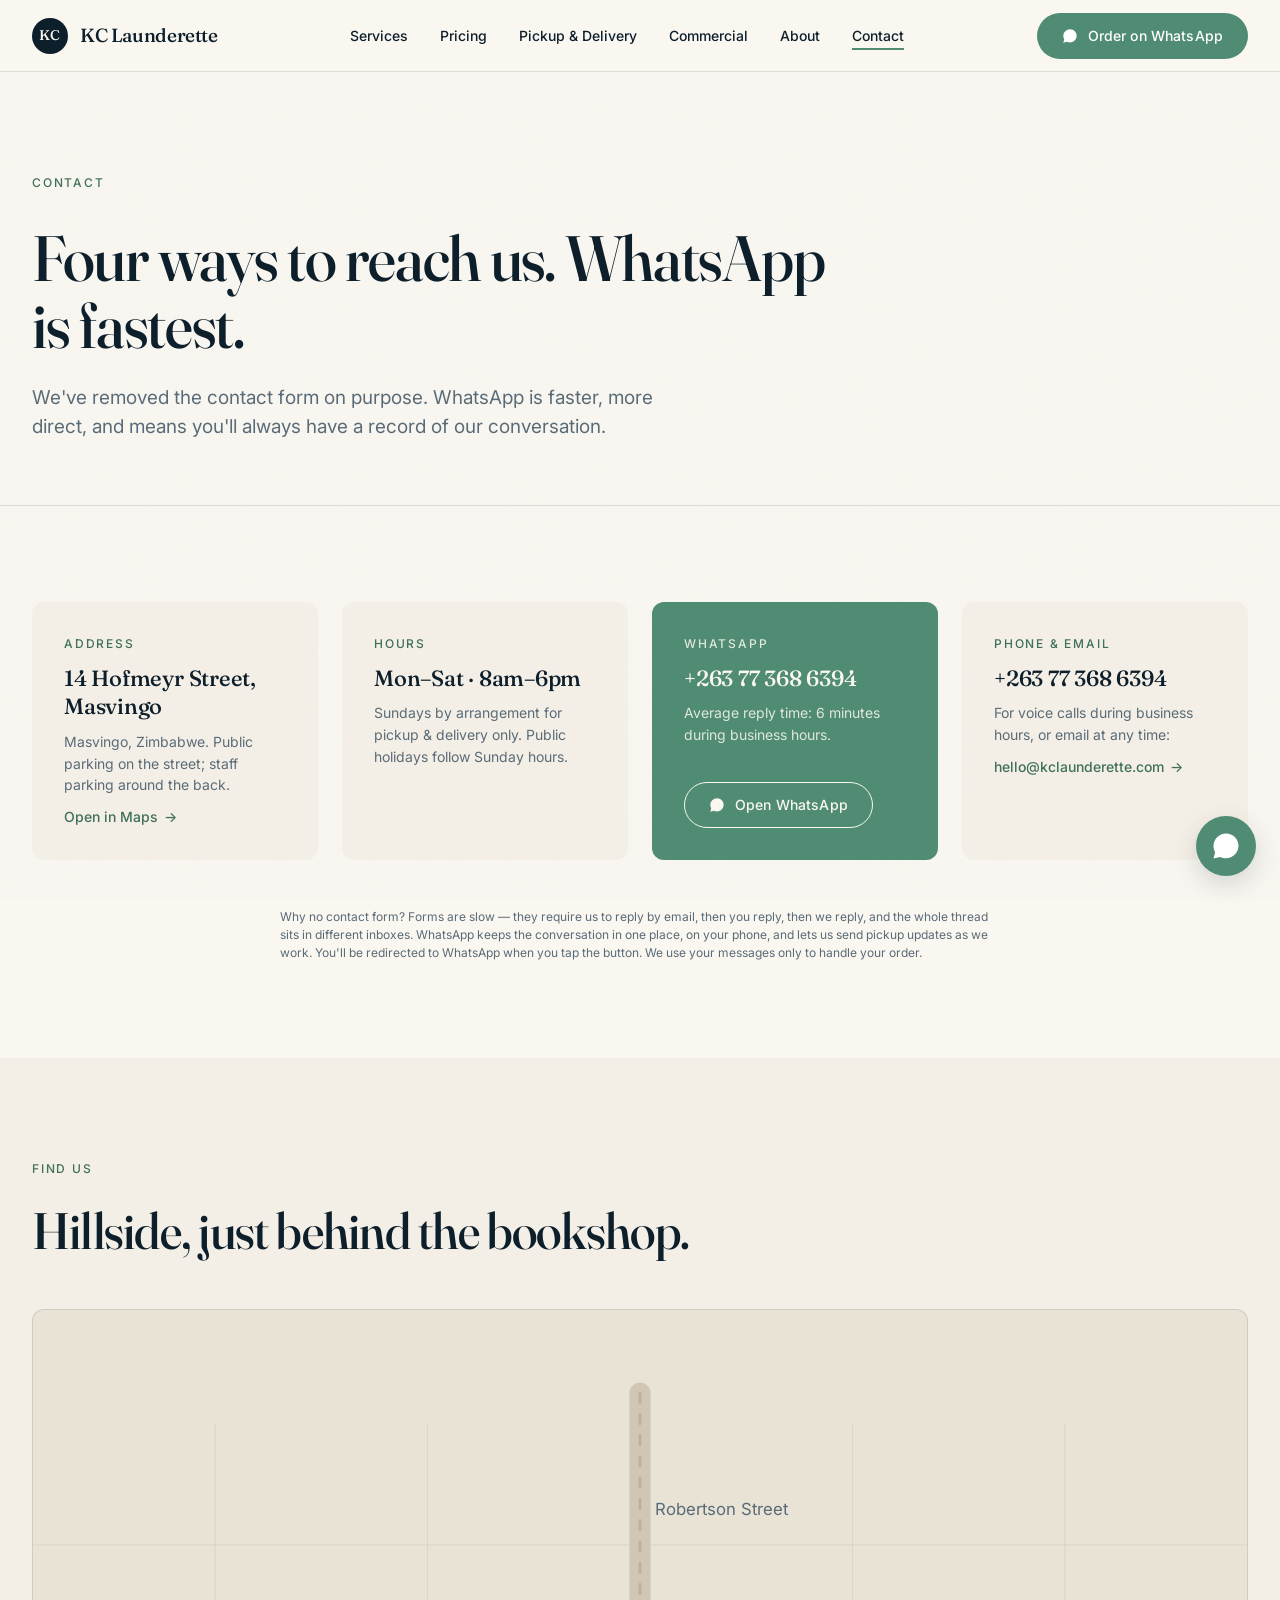
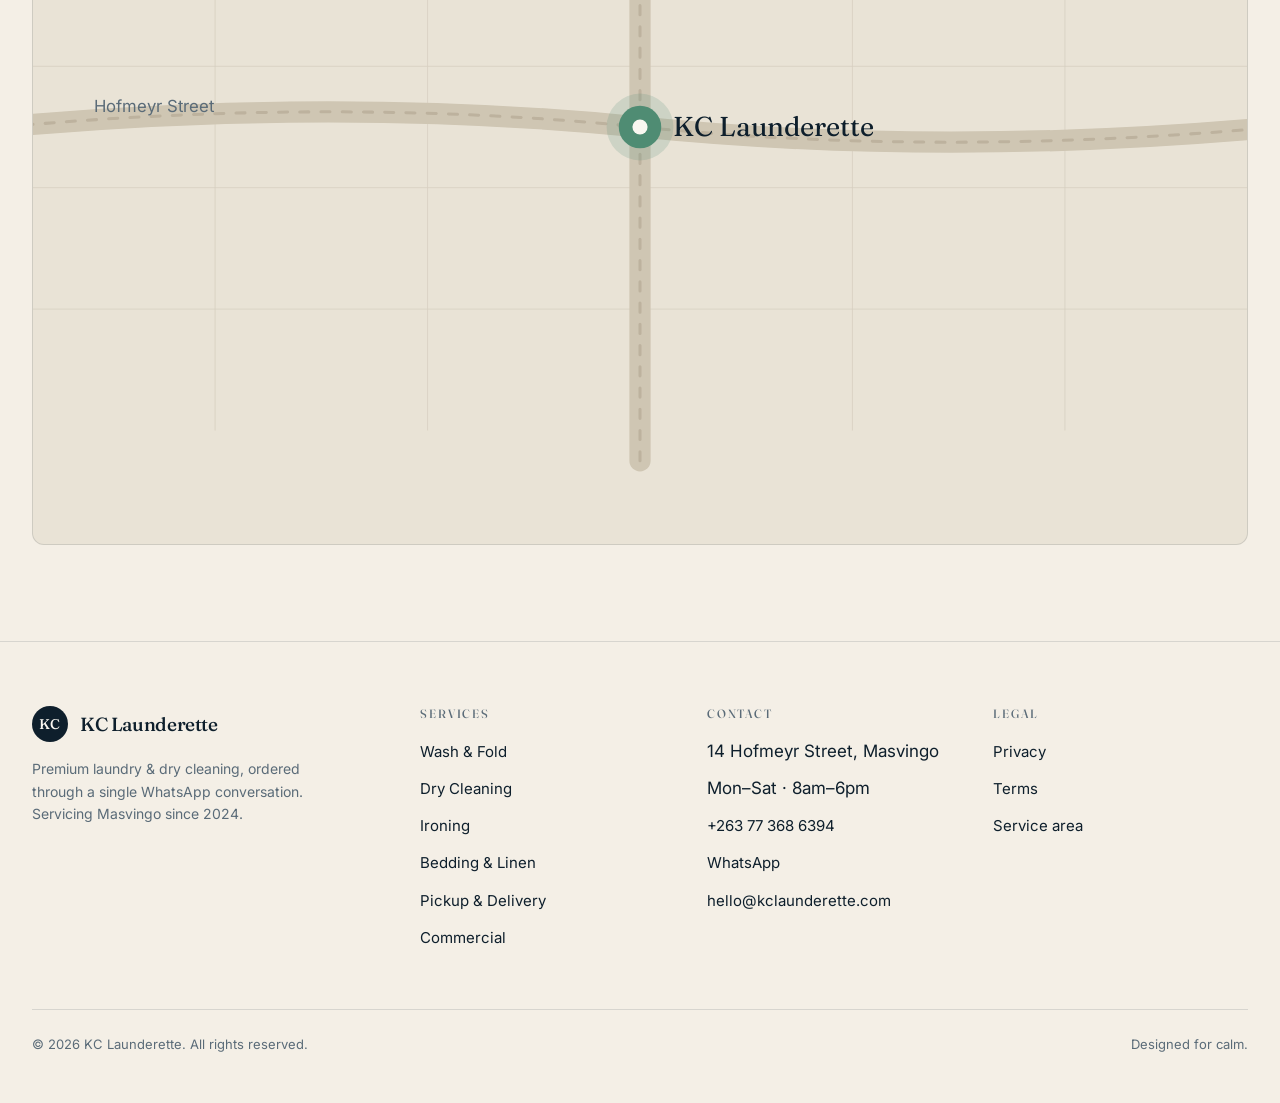
<file: contact.html>
<!DOCTYPE html>
<html lang="en">
<head>
  <meta charset="UTF-8" />
  <meta name="viewport" content="width=device-width, initial-scale=1, viewport-fit=cover" />
  <title>Contact — KC Launderette</title>
  <meta name="description" content="Visit us in Hillside, message us on WhatsApp, call or email. We've replaced the contact form with a WhatsApp chat — faster, more direct, with a record." />
  <meta name="theme-color" content="#FAF7F1" />

  <link rel="preconnect" href="https://fonts.googleapis.com" />
  <link rel="preconnect" href="https://fonts.gstatic.com" crossorigin />
  <link rel="stylesheet" href="https://fonts.googleapis.com/css2?family=Fraunces:opsz,wght@9..144,400;9..144,500;9..144,600&family=Inter:wght@400;500;600&display=swap" />
  <link rel="stylesheet" href="assets/css/styles.css" />
</head>
<body>

<a class="skip-link" href="#main">Skip to content</a>

<!-- Navigation -->
<header class="nav">
  <div class="container nav__inner">
    <a href="index.html" class="brand" aria-label="KC Launderette home">
      <span class="brand__monogram">KC</span>
      <span class="brand__wordmark">KC Launderette</span>
    </a>
    <nav aria-label="Primary">
      <ul class="nav__links">
        <li><a href="services.html">Services</a></li>
        <li><a href="pricing.html">Pricing</a></li>
        <li><a href="pickup-delivery.html">Pickup &amp; Delivery</a></li>
        <li><a href="commercial.html">Commercial</a></li>
        <li><a href="about.html">About</a></li>
        <li><a href="contact.html" aria-current="page">Contact</a></li>
      </ul>
    </nav>
    <div class="nav__right">
      <a class="btn btn--primary btn--whatsapp nav__cta" href="https://wa.me/263773686394?text=Hi%20KC%20Launderette%2C%20I%27d%20like%20to%20place%20an%20order." data-source="nav" data-label="Order on WhatsApp" target="_blank" rel="noopener">
        <svg class="icon-whatsapp" viewBox="0 0 24 24" fill="currentColor" aria-hidden="true"><path d="M17.5 14.4c-.3-.1-1.7-.8-2-.9-.3-.1-.5-.2-.7.2-.2.3-.7.9-.9 1.1-.2.2-.3.2-.6.1-.3-.1-1.2-.4-2.3-1.4-.9-.8-1.4-1.7-1.6-2-.2-.3 0-.5.1-.6.1-.1.3-.4.4-.5.1-.2.2-.3.3-.5.1-.2 0-.4 0-.5l-.7-1.8c-.2-.5-.4-.4-.6-.4h-.5c-.2 0-.5.1-.7.4-.3.3-1 1-1 2.4s1 2.8 1.2 3c.1.2 2 3.1 4.9 4.4.7.3 1.2.5 1.6.6.7.2 1.3.2 1.8.1.5-.1 1.7-.7 1.9-1.4.2-.7.2-1.2.2-1.4-.1-.1-.3-.2-.6-.3zM12 2C6.5 2 2 6.5 2 12c0 1.8.5 3.4 1.3 4.9L2 22l5.3-1.3c1.4.7 3 1.1 4.7 1.1 5.5 0 10-4.5 10-10S17.5 2 12 2z"/></svg>
        Order on WhatsApp
      </a>
      <a class="nav__mobile-cta" href="https://wa.me/263773686394?text=Hi%20KC%20Launderette%2C%20I%27d%20like%20to%20place%20an%20order." data-source="nav-mobile" data-label="WhatsApp" target="_blank" rel="noopener" aria-label="Order on WhatsApp">
        <svg viewBox="0 0 24 24" width="22" height="22" fill="currentColor" aria-hidden="true"><path d="M17.5 14.4c-.3-.1-1.7-.8-2-.9-.3-.1-.5-.2-.7.2-.2.3-.7.9-.9 1.1-.2.2-.3.2-.6.1-.3-.1-1.2-.4-2.3-1.4-.9-.8-1.4-1.7-1.6-2-.2-.3 0-.5.1-.6.1-.1.3-.4.4-.5.1-.2.2-.3.3-.5.1-.2 0-.4 0-.5l-.7-1.8c-.2-.5-.4-.4-.6-.4h-.5c-.2 0-.5.1-.7.4-.3.3-1 1-1 2.4s1 2.8 1.2 3c.1.2 2 3.1 4.9 4.4.7.3 1.2.5 1.6.6.7.2 1.3.2 1.8.1.5-.1 1.7-.7 1.9-1.4.2-.7.2-1.2.2-1.4-.1-.1-.3-.2-.6-.3zM12 2C6.5 2 2 6.5 2 12c0 1.8.5 3.4 1.3 4.9L2 22l5.3-1.3c1.4.7 3 1.1 4.7 1.1 5.5 0 10-4.5 10-10S17.5 2 12 2z"/></svg>
      </a>
      <button class="nav__hamburger" aria-label="Open menu" aria-expanded="false" data-menu-open>
        <svg viewBox="0 0 24 24" fill="none" stroke="currentColor" stroke-width="1.5" stroke-linecap="round"><path d="M4 7h16M4 12h16M4 17h16"/></svg>
      </button>
    </div>
  </div>
</header>

<!-- Mobile menu overlay -->
<div class="menu" data-menu role="dialog" aria-label="Site navigation">
  <div class="menu__top">
    <a href="index.html" class="brand">
      <span class="brand__monogram">KC</span>
      <span class="brand__wordmark">KC Launderette</span>
    </a>
    <button class="nav__hamburger" aria-label="Close menu" data-menu-close>
      <svg viewBox="0 0 24 24" fill="none" stroke="currentColor" stroke-width="1.5" stroke-linecap="round"><path d="M6 6l12 12M18 6L6 18"/></svg>
    </button>
  </div>
  <ul class="menu__list">
    <li><a href="services.html">Services</a></li>
    <li><a href="pricing.html">Pricing</a></li>
    <li><a href="pickup-delivery.html">Pickup &amp; Delivery</a></li>
    <li><a href="commercial.html">Commercial</a></li>
    <li><a href="about.html">About</a></li>
    <li><a href="contact.html">Contact</a></li>
  </ul>
  <div class="menu__footer">
    <a class="btn btn--primary btn--whatsapp btn--full btn--lg" href="https://wa.me/263773686394?text=Hi%20KC%20Launderette%2C%20I%27d%20like%20to%20place%20an%20order." data-source="menu" data-label="Order on WhatsApp" target="_blank" rel="noopener">
      <svg class="icon-whatsapp" viewBox="0 0 24 24" fill="currentColor" aria-hidden="true"><path d="M17.5 14.4c-.3-.1-1.7-.8-2-.9-.3-.1-.5-.2-.7.2-.2.3-.7.9-.9 1.1-.2.2-.3.2-.6.1-.3-.1-1.2-.4-2.3-1.4-.9-.8-1.4-1.7-1.6-2-.2-.3 0-.5.1-.6.1-.1.3-.4.4-.5.1-.2.2-.3.3-.5.1-.2 0-.4 0-.5l-.7-1.8c-.2-.5-.4-.4-.6-.4h-.5c-.2 0-.5.1-.7.4-.3.3-1 1-1 2.4s1 2.8 1.2 3c.1.2 2 3.1 4.9 4.4.7.3 1.2.5 1.6.6.7.2 1.3.2 1.8.1.5-.1 1.7-.7 1.9-1.4.2-.7.2-1.2.2-1.4-.1-.1-.3-.2-.6-.3zM12 2C6.5 2 2 6.5 2 12c0 1.8.5 3.4 1.3 4.9L2 22l5.3-1.3c1.4.7 3 1.1 4.7 1.1 5.5 0 10-4.5 10-10S17.5 2 12 2z"/></svg>
      Order on WhatsApp
    </a>
  </div>
</div>

<main id="main">

<!-- Page hero -->
<section class="page-hero">
  <div class="container">
    <div class="page-hero__inner">
      <span class="eyebrow">Contact</span>
      <h1 class="page-hero__title">Four ways to reach us. WhatsApp is fastest.</h1>
      <p class="page-hero__sub">
        We've removed the contact form on purpose. WhatsApp is faster, more direct, and means you'll always have a record of our conversation.
      </p>
    </div>
  </div>
</section>

<!-- Contact blocks -->
<section class="section">
  <div class="container">
    <div class="contact-grid">

      <div class="contact-block">
        <span class="contact-block__label">Address</span>
        <span class="contact-block__value">14 Hofmeyr Street, Masvingo</span>
        <p class="contact-block__meta">Masvingo, Zimbabwe. Public parking on the street; staff parking around the back.</p>
        <a class="link-mint" href="https://maps.google.com/?q=Hofmeyr+Street+Masvingo" target="_blank" rel="noopener">Open in Maps</a>
      </div>

      <div class="contact-block">
        <span class="contact-block__label">Hours</span>
        <span class="contact-block__value">Mon–Sat · 8am–6pm</span>
        <p class="contact-block__meta">Sundays by arrangement for pickup &amp; delivery only. Public holidays follow Sunday hours.</p>
      </div>

      <div class="contact-block" style="background: var(--mint); color: var(--cream-paper);">
        <span class="contact-block__label" style="color: var(--cream-paper); opacity: 0.85;">WhatsApp</span>
        <span class="contact-block__value" style="color: var(--cream-paper);">+263 77 368 6394</span>
        <p class="contact-block__meta" style="color: rgba(250, 247, 241, 0.85);">Average reply time: 6 minutes during business hours.</p>
        <a class="btn btn--ghost-cream btn--whatsapp" href="https://wa.me/263773686394?text=Hi%20KC%20Launderette%2C%20I%20have%20a%20question." data-source="contact-block" data-label="Open WhatsApp" target="_blank" rel="noopener">
          <svg class="icon-whatsapp" viewBox="0 0 24 24" fill="currentColor" aria-hidden="true"><path d="M17.5 14.4c-.3-.1-1.7-.8-2-.9-.3-.1-.5-.2-.7.2-.2.3-.7.9-.9 1.1-.2.2-.3.2-.6.1-.3-.1-1.2-.4-2.3-1.4-.9-.8-1.4-1.7-1.6-2-.2-.3 0-.5.1-.6.1-.1.3-.4.4-.5.1-.2.2-.3.3-.5.1-.2 0-.4 0-.5l-.7-1.8c-.2-.5-.4-.4-.6-.4h-.5c-.2 0-.5.1-.7.4-.3.3-1 1-1 2.4s1 2.8 1.2 3c.1.2 2 3.1 4.9 4.4.7.3 1.2.5 1.6.6.7.2 1.3.2 1.8.1.5-.1 1.7-.7 1.9-1.4.2-.7.2-1.2.2-1.4-.1-.1-.3-.2-.6-.3zM12 2C6.5 2 2 6.5 2 12c0 1.8.5 3.4 1.3 4.9L2 22l5.3-1.3c1.4.7 3 1.1 4.7 1.1 5.5 0 10-4.5 10-10S17.5 2 12 2z"/></svg>
          Open WhatsApp
        </a>
      </div>

      <div class="contact-block">
        <span class="contact-block__label">Phone &amp; email</span>
        <span class="contact-block__value">+263 77 368 6394</span>
        <p class="contact-block__meta">For voice calls during business hours, or email at any time:</p>
        <a class="link-mint" href="mailto:hello@kclaunderette.com">hello@kclaunderette.com</a>
      </div>

    </div>

    <p class="privacy-note" style="max-width: 720px; margin: var(--space-6) auto 0;">
      Why no contact form? Forms are slow — they require us to reply by email, then you reply, then we reply, and the whole thread sits in different inboxes. WhatsApp keeps the conversation in one place, on your phone, and lets us send pickup updates as we work. You'll be redirected to WhatsApp when you tap the button. We use your messages only to handle your order.
    </p>
  </div>
</section>

<!-- Map -->
<section class="section section--cream-deep">
  <div class="container">
    <header class="section-head">
      <span class="eyebrow">Find us</span>
      <h2>Hillside, just behind the bookshop.</h2>
    </header>
    <div class="map">
      <svg viewBox="0 0 800 400" xmlns="http://www.w3.org/2000/svg" role="img" aria-label="Map of KC Launderette premises in Hillside">
        <rect width="800" height="400" fill="#e9e3d6"/>
        <g stroke="#d6cfc0" stroke-width="0.5" fill="none">
          <path d="M0 80 H800 M0 160 H800 M0 240 H800 M0 320 H800"/>
          <path d="M120 0 V400 M260 0 V400 M400 0 V400 M540 0 V400 M680 0 V400"/>
        </g>
        <g stroke="#cfc6b3" stroke-width="14" fill="none" stroke-linecap="round">
          <path d="M-20 200 Q200 180 400 200 T 820 200"/>
          <path d="M400 -20 V420"/>
        </g>
        <g stroke="#bdb29e" stroke-width="2" fill="none" stroke-dasharray="6 8" stroke-linecap="round">
          <path d="M-20 200 Q200 180 400 200 T 820 200"/>
          <path d="M400 -20 V420"/>
        </g>
        <g font-family="Inter, sans-serif" font-size="11" fill="#5A6B78">
          <text x="40" y="190">Hofmeyr Street</text>
          <text x="410" y="60">Robertson Street</text>
        </g>
        <g transform="translate(400,200)">
          <circle r="22" fill="#4F8C73" opacity="0.18"/>
          <circle r="14" fill="#4F8C73"/>
          <circle r="5" fill="#FAF7F1"/>
          <text x="22" y="6" font-family="Fraunces, serif" font-size="18" fill="#0E1F2C">KC Launderette</text>
        </g>
      </svg>
    </div>
  </div>
</section>

</main>

<!-- Footer -->
<footer class="footer">
  <div class="container">
    <div class="footer__grid">
      <div>
        <a href="index.html" class="brand">
          <span class="brand__monogram">KC</span>
          <span class="brand__wordmark">KC Launderette</span>
        </a>
        <p class="footer__tagline">Premium laundry &amp; dry cleaning, ordered through a single WhatsApp conversation. Servicing Masvingo since 2024.</p>
      </div>
      <div>
        <h4 class="footer__title">Services</h4>
        <ul class="footer__list">
          <li><a href="services.html#wash-fold">Wash &amp; Fold</a></li>
          <li><a href="services.html#dry-cleaning">Dry Cleaning</a></li>
          <li><a href="services.html#ironing">Ironing</a></li>
          <li><a href="services.html#bedding">Bedding &amp; Linen</a></li>
          <li><a href="pickup-delivery.html">Pickup &amp; Delivery</a></li>
          <li><a href="commercial.html">Commercial</a></li>
        </ul>
      </div>
      <div>
        <h4 class="footer__title">Contact</h4>
        <ul class="footer__list">
          <li>14 Hofmeyr Street, Masvingo</li>
          <li>Mon–Sat · 8am–6pm</li>
          <li><a href="tel:+263773686394">+263 77 368 6394</a></li>
          <li><a href="https://wa.me/263773686394" target="_blank" rel="noopener" data-source="footer" data-label="WhatsApp">WhatsApp</a></li>
          <li><a href="mailto:hello@kclaunderette.com">hello@kclaunderette.com</a></li>
        </ul>
      </div>
      <div>
        <h4 class="footer__title">Legal</h4>
        <ul class="footer__list">
          <li><a href="#">Privacy</a></li>
          <li><a href="#">Terms</a></li>
          <li><a href="#">Service area</a></li>
        </ul>
      </div>
    </div>
    <div class="footer__bottom">
      <span>© <span data-year>2026</span> KC Launderette. All rights reserved.</span>
      <span>Designed for calm.</span>
    </div>
  </div>
</footer>

<a class="whatsapp-fab" href="https://wa.me/263773686394?text=Hi%20KC%20Launderette%2C%20I%27d%20like%20to%20chat." data-source="fab" data-label="Float WhatsApp" target="_blank" rel="noopener" aria-label="Chat with us on WhatsApp">
  <span class="whatsapp-fab__tooltip">Chat with us — usually replying in 6 minutes</span>
  <svg viewBox="0 0 24 24" fill="currentColor" aria-hidden="true"><path d="M17.5 14.4c-.3-.1-1.7-.8-2-.9-.3-.1-.5-.2-.7.2-.2.3-.7.9-.9 1.1-.2.2-.3.2-.6.1-.3-.1-1.2-.4-2.3-1.4-.9-.8-1.4-1.7-1.6-2-.2-.3 0-.5.1-.6.1-.1.3-.4.4-.5.1-.2.2-.3.3-.5.1-.2 0-.4 0-.5l-.7-1.8c-.2-.5-.4-.4-.6-.4h-.5c-.2 0-.5.1-.7.4-.3.3-1 1-1 2.4s1 2.8 1.2 3c.1.2 2 3.1 4.9 4.4.7.3 1.2.5 1.6.6.7.2 1.3.2 1.8.1.5-.1 1.7-.7 1.9-1.4.2-.7.2-1.2.2-1.4-.1-.1-.3-.2-.6-.3zM12 2C6.5 2 2 6.5 2 12c0 1.8.5 3.4 1.3 4.9L2 22l5.3-1.3c1.4.7 3 1.1 4.7 1.1 5.5 0 10-4.5 10-10S17.5 2 12 2z"/></svg>
</a>

<script src="assets/js/main.js" defer></script>
</body>
</html>
</file>
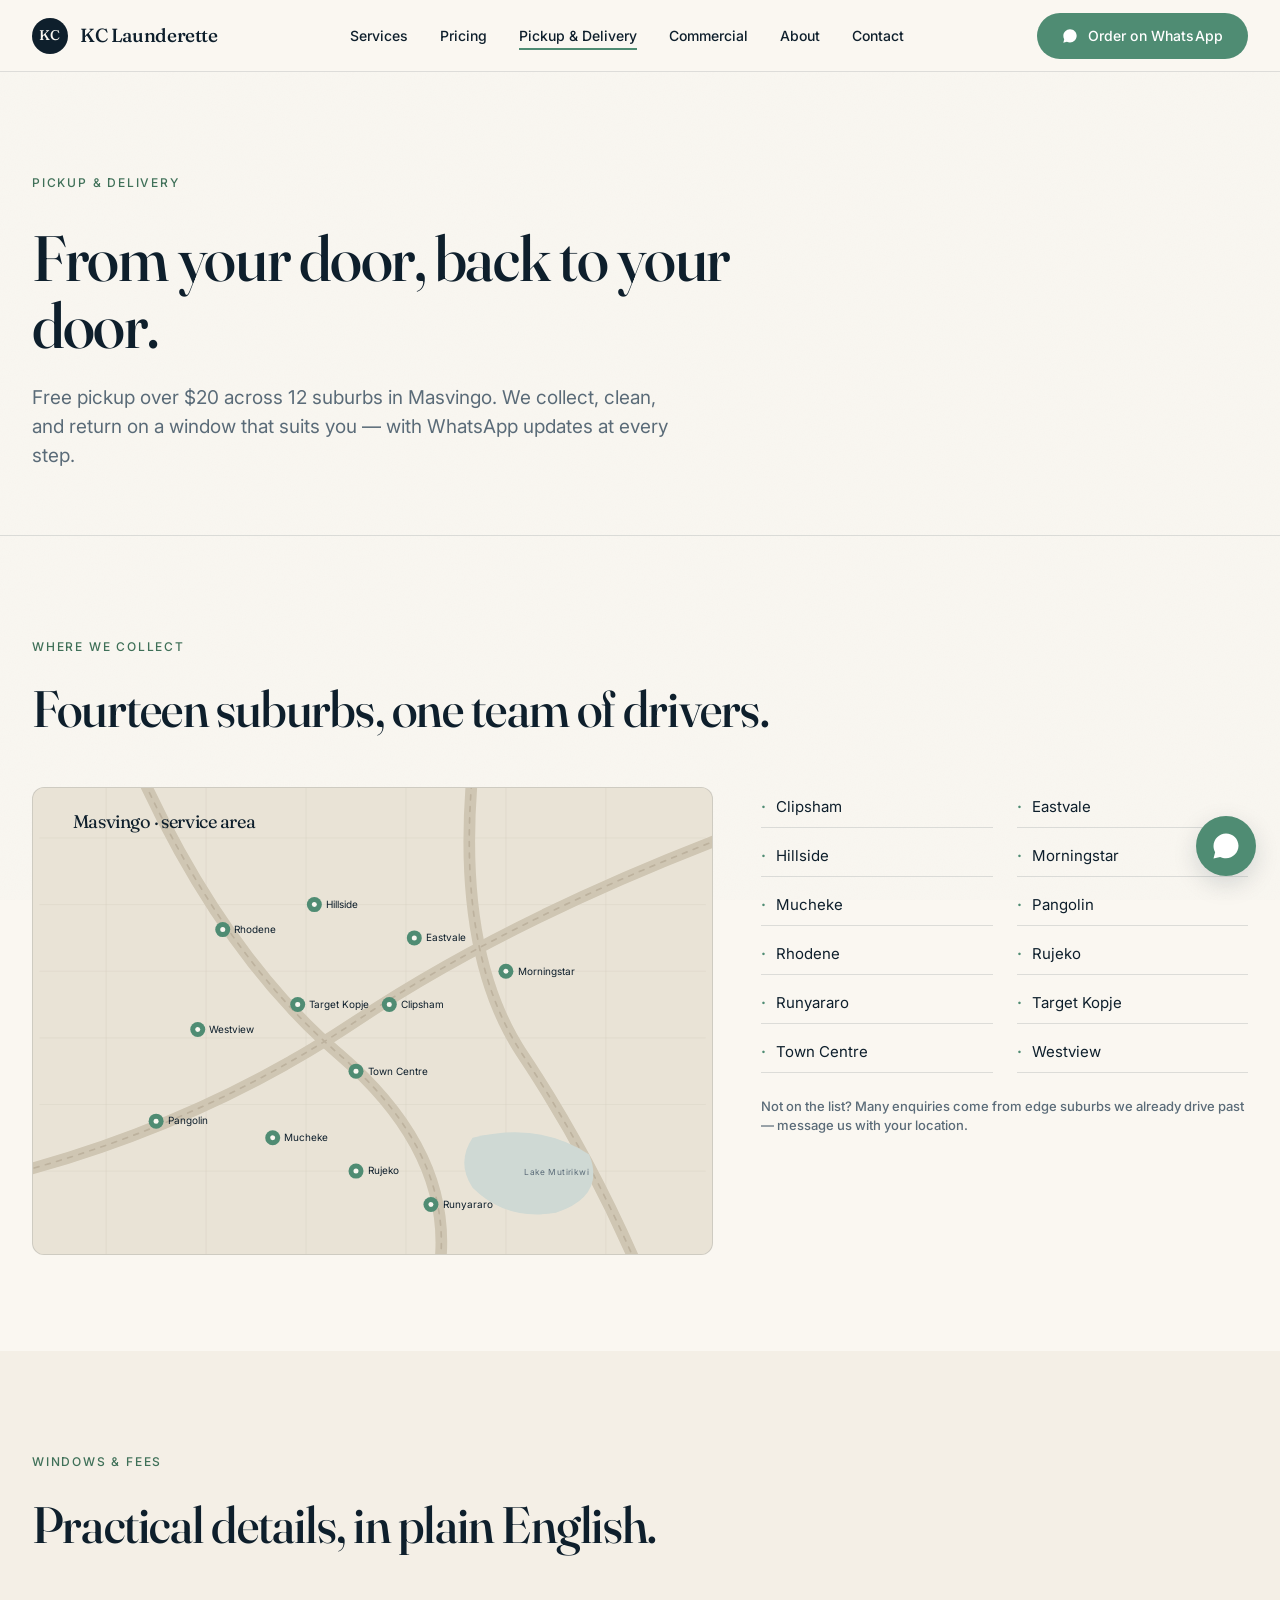
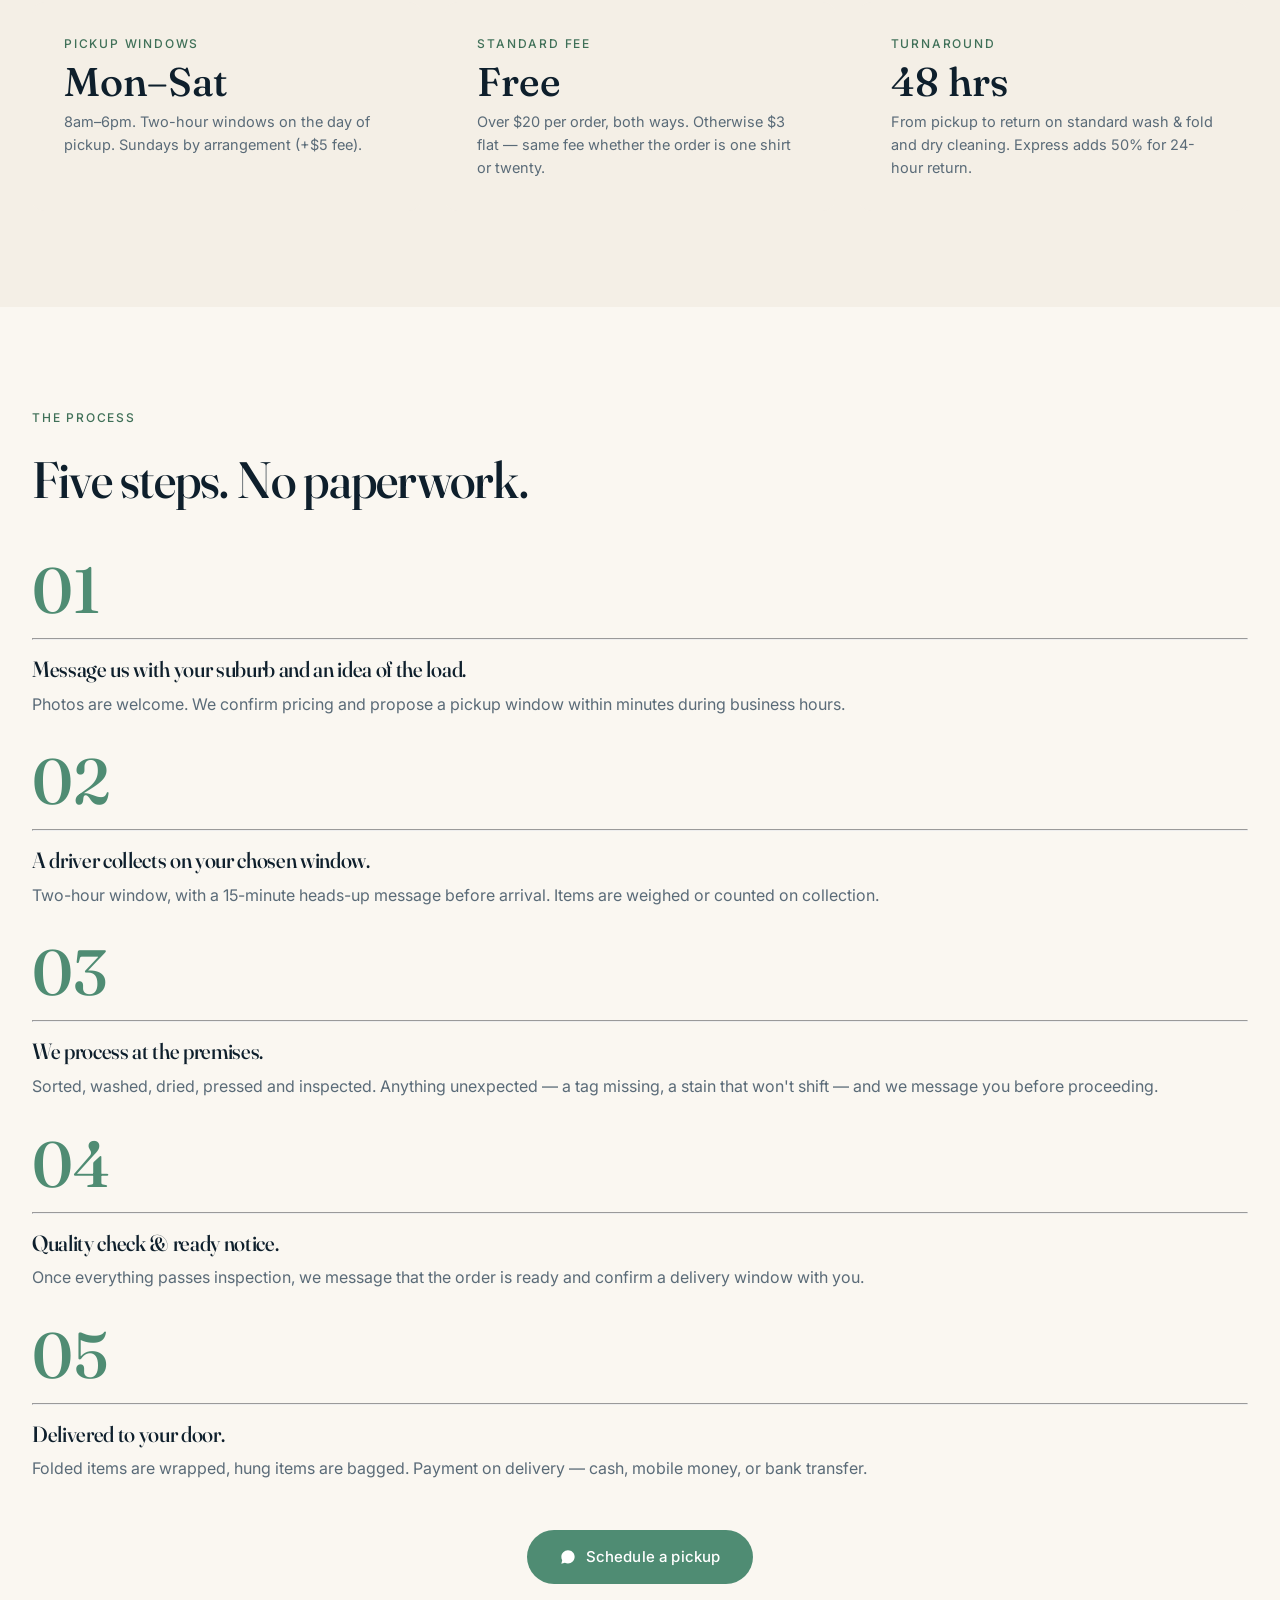
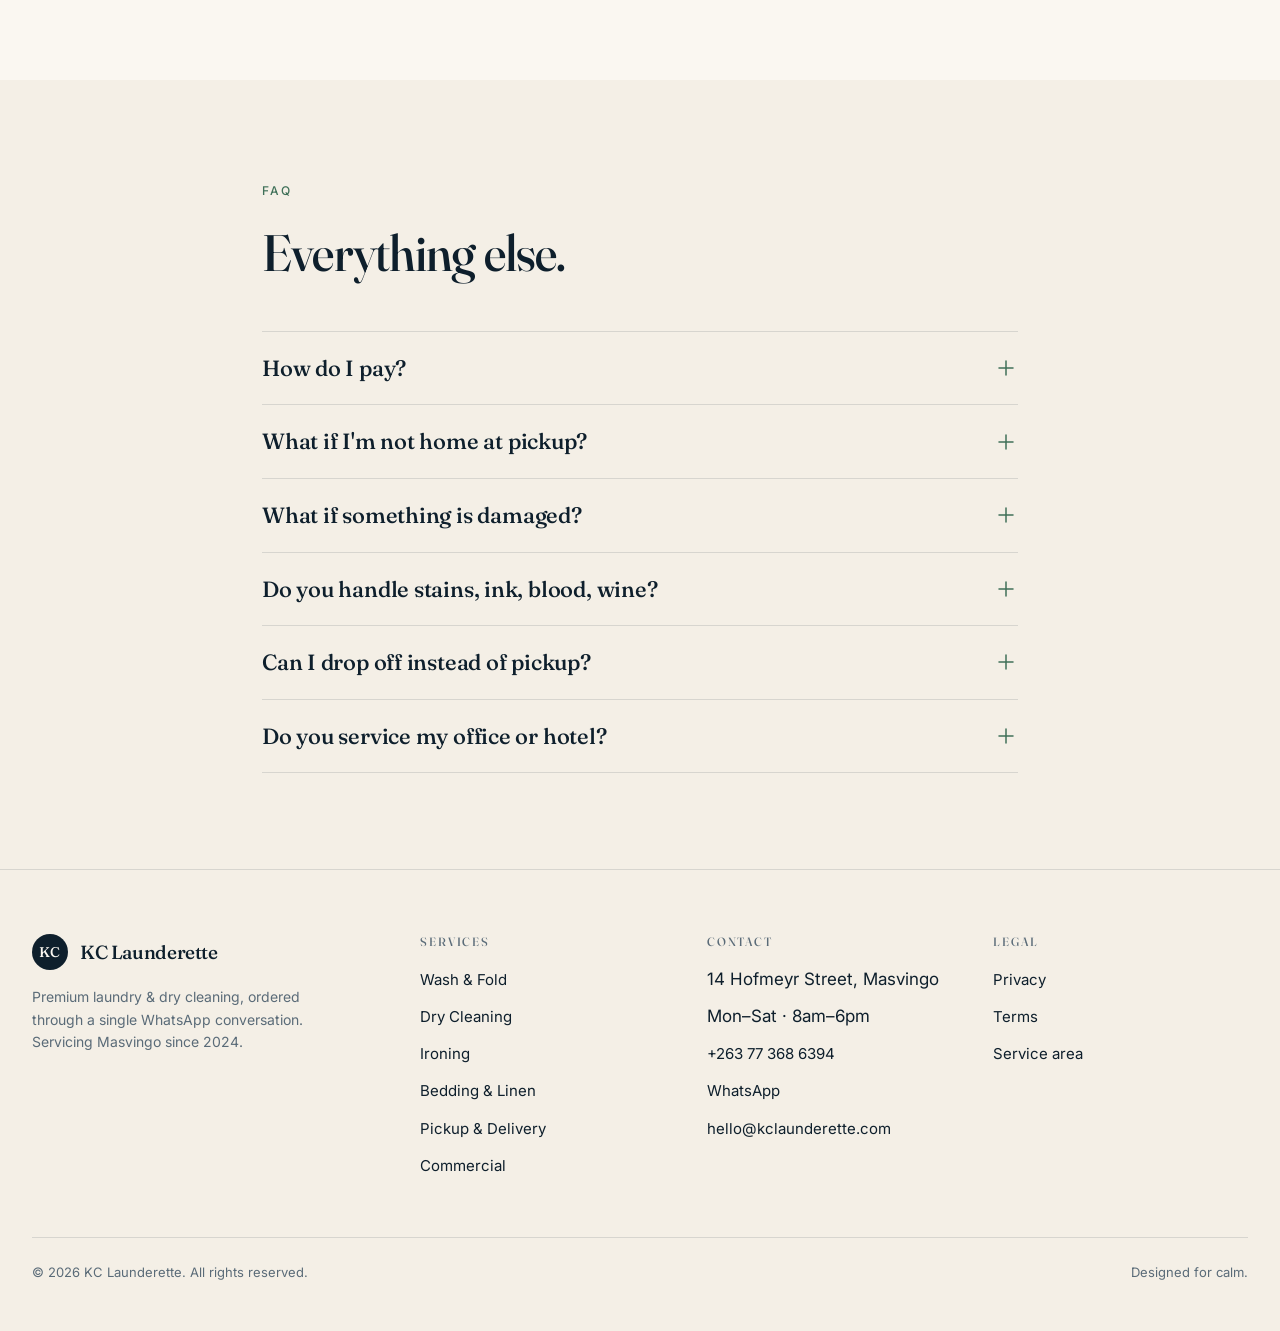
<file: pickup-delivery.html>
<!DOCTYPE html>
<html lang="en">
<head>
  <meta charset="UTF-8" />
  <meta name="viewport" content="width=device-width, initial-scale=1, viewport-fit=cover" />
  <title>Pickup &amp; Delivery — KC Launderette</title>
  <meta name="description" content="Free pickup over $20 across 12 suburbs in Masvingo. Mon–Sat 8am–6pm. WhatsApp updates from collection through to delivery." />
  <meta name="theme-color" content="#FAF7F1" />

  <link rel="preconnect" href="https://fonts.googleapis.com" />
  <link rel="preconnect" href="https://fonts.gstatic.com" crossorigin />
  <link rel="stylesheet" href="https://fonts.googleapis.com/css2?family=Fraunces:opsz,wght@9..144,400;9..144,500;9..144,600&family=Inter:wght@400;500;600&display=swap" />
  <link rel="stylesheet" href="assets/css/styles.css" />
</head>
<body>

<a class="skip-link" href="#main">Skip to content</a>

<!-- Navigation -->
<header class="nav">
  <div class="container nav__inner">
    <a href="index.html" class="brand" aria-label="KC Launderette home">
      <span class="brand__monogram">KC</span>
      <span class="brand__wordmark">KC Launderette</span>
    </a>
    <nav aria-label="Primary">
      <ul class="nav__links">
        <li><a href="services.html">Services</a></li>
        <li><a href="pricing.html">Pricing</a></li>
        <li><a href="pickup-delivery.html" aria-current="page">Pickup &amp; Delivery</a></li>
        <li><a href="commercial.html">Commercial</a></li>
        <li><a href="about.html">About</a></li>
        <li><a href="contact.html">Contact</a></li>
      </ul>
    </nav>
    <div class="nav__right">
      <a class="btn btn--primary btn--whatsapp nav__cta" href="https://wa.me/263773686394?text=Hi%20KC%20Launderette%2C%20I%27d%20like%20to%20place%20an%20order." data-source="nav" data-label="Order on WhatsApp" target="_blank" rel="noopener">
        <svg class="icon-whatsapp" viewBox="0 0 24 24" fill="currentColor" aria-hidden="true"><path d="M17.5 14.4c-.3-.1-1.7-.8-2-.9-.3-.1-.5-.2-.7.2-.2.3-.7.9-.9 1.1-.2.2-.3.2-.6.1-.3-.1-1.2-.4-2.3-1.4-.9-.8-1.4-1.7-1.6-2-.2-.3 0-.5.1-.6.1-.1.3-.4.4-.5.1-.2.2-.3.3-.5.1-.2 0-.4 0-.5l-.7-1.8c-.2-.5-.4-.4-.6-.4h-.5c-.2 0-.5.1-.7.4-.3.3-1 1-1 2.4s1 2.8 1.2 3c.1.2 2 3.1 4.9 4.4.7.3 1.2.5 1.6.6.7.2 1.3.2 1.8.1.5-.1 1.7-.7 1.9-1.4.2-.7.2-1.2.2-1.4-.1-.1-.3-.2-.6-.3zM12 2C6.5 2 2 6.5 2 12c0 1.8.5 3.4 1.3 4.9L2 22l5.3-1.3c1.4.7 3 1.1 4.7 1.1 5.5 0 10-4.5 10-10S17.5 2 12 2z"/></svg>
        Order on WhatsApp
      </a>
      <a class="nav__mobile-cta" href="https://wa.me/263773686394?text=Hi%20KC%20Launderette%2C%20I%27d%20like%20to%20place%20an%20order." data-source="nav-mobile" data-label="WhatsApp" target="_blank" rel="noopener" aria-label="Order on WhatsApp">
        <svg viewBox="0 0 24 24" width="22" height="22" fill="currentColor" aria-hidden="true"><path d="M17.5 14.4c-.3-.1-1.7-.8-2-.9-.3-.1-.5-.2-.7.2-.2.3-.7.9-.9 1.1-.2.2-.3.2-.6.1-.3-.1-1.2-.4-2.3-1.4-.9-.8-1.4-1.7-1.6-2-.2-.3 0-.5.1-.6.1-.1.3-.4.4-.5.1-.2.2-.3.3-.5.1-.2 0-.4 0-.5l-.7-1.8c-.2-.5-.4-.4-.6-.4h-.5c-.2 0-.5.1-.7.4-.3.3-1 1-1 2.4s1 2.8 1.2 3c.1.2 2 3.1 4.9 4.4.7.3 1.2.5 1.6.6.7.2 1.3.2 1.8.1.5-.1 1.7-.7 1.9-1.4.2-.7.2-1.2.2-1.4-.1-.1-.3-.2-.6-.3zM12 2C6.5 2 2 6.5 2 12c0 1.8.5 3.4 1.3 4.9L2 22l5.3-1.3c1.4.7 3 1.1 4.7 1.1 5.5 0 10-4.5 10-10S17.5 2 12 2z"/></svg>
      </a>
      <button class="nav__hamburger" aria-label="Open menu" aria-expanded="false" data-menu-open>
        <svg viewBox="0 0 24 24" fill="none" stroke="currentColor" stroke-width="1.5" stroke-linecap="round"><path d="M4 7h16M4 12h16M4 17h16"/></svg>
      </button>
    </div>
  </div>
</header>

<!-- Mobile menu overlay -->
<div class="menu" data-menu role="dialog" aria-label="Site navigation">
  <div class="menu__top">
    <a href="index.html" class="brand">
      <span class="brand__monogram">KC</span>
      <span class="brand__wordmark">KC Launderette</span>
    </a>
    <button class="nav__hamburger" aria-label="Close menu" data-menu-close>
      <svg viewBox="0 0 24 24" fill="none" stroke="currentColor" stroke-width="1.5" stroke-linecap="round"><path d="M6 6l12 12M18 6L6 18"/></svg>
    </button>
  </div>
  <ul class="menu__list">
    <li><a href="services.html">Services</a></li>
    <li><a href="pricing.html">Pricing</a></li>
    <li><a href="pickup-delivery.html">Pickup &amp; Delivery</a></li>
    <li><a href="commercial.html">Commercial</a></li>
    <li><a href="about.html">About</a></li>
    <li><a href="contact.html">Contact</a></li>
  </ul>
  <div class="menu__footer">
    <a class="btn btn--primary btn--whatsapp btn--full btn--lg" href="https://wa.me/263773686394?text=Hi%20KC%20Launderette%2C%20I%27d%20like%20to%20place%20an%20order." data-source="menu" data-label="Order on WhatsApp" target="_blank" rel="noopener">
      <svg class="icon-whatsapp" viewBox="0 0 24 24" fill="currentColor" aria-hidden="true"><path d="M17.5 14.4c-.3-.1-1.7-.8-2-.9-.3-.1-.5-.2-.7.2-.2.3-.7.9-.9 1.1-.2.2-.3.2-.6.1-.3-.1-1.2-.4-2.3-1.4-.9-.8-1.4-1.7-1.6-2-.2-.3 0-.5.1-.6.1-.1.3-.4.4-.5.1-.2.2-.3.3-.5.1-.2 0-.4 0-.5l-.7-1.8c-.2-.5-.4-.4-.6-.4h-.5c-.2 0-.5.1-.7.4-.3.3-1 1-1 2.4s1 2.8 1.2 3c.1.2 2 3.1 4.9 4.4.7.3 1.2.5 1.6.6.7.2 1.3.2 1.8.1.5-.1 1.7-.7 1.9-1.4.2-.7.2-1.2.2-1.4-.1-.1-.3-.2-.6-.3zM12 2C6.5 2 2 6.5 2 12c0 1.8.5 3.4 1.3 4.9L2 22l5.3-1.3c1.4.7 3 1.1 4.7 1.1 5.5 0 10-4.5 10-10S17.5 2 12 2z"/></svg>
      Order on WhatsApp
    </a>
  </div>
</div>

<main id="main">

<!-- Page hero -->
<section class="page-hero">
  <div class="container">
    <div class="page-hero__inner">
      <span class="eyebrow">Pickup &amp; delivery</span>
      <h1 class="page-hero__title">From your door, back to your door.</h1>
      <p class="page-hero__sub">
        Free pickup over $20 across 12 suburbs in Masvingo. We collect, clean, and return on a window that suits you — with WhatsApp updates at every step.
      </p>
    </div>
  </div>
</section>

<!-- Service area map -->
<section class="section">
  <div class="container">
    <header class="section-head">
      <span class="eyebrow">Where we collect</span>
      <h2>Fourteen suburbs, one team of drivers.</h2>
    </header>
    <div class="map-wrap">
      <div class="map" role="img" aria-label="Stylised map of KC Launderette service area in Masvingo">
        <svg viewBox="0 0 800 560" xmlns="http://www.w3.org/2000/svg">
          <rect width="800" height="560" fill="#e9e3d6"/>
          <g stroke="#d6cfc0" stroke-width="0.5" fill="none">
            <path d="M0 60 H800 M0 140 H800 M0 220 H800 M0 300 H800 M0 380 H800 M0 460 H800"/>
            <path d="M80 0 V560 M200 0 V560 M320 0 V560 M440 0 V560 M560 0 V560 M680 0 V560"/>
          </g>
          <g stroke="#cfc6b3" stroke-width="14" fill="none" stroke-linecap="round">
            <path d="M-20 460 Q200 400 380 280 T 820 60"/>
            <path d="M120 -20 Q220 200 360 320 T 480 580"/>
            <path d="M520 -20 Q500 200 580 320 T 720 580"/>
          </g>
          <g stroke="#bdb29e" stroke-width="2" fill="none" stroke-dasharray="6 8" stroke-linecap="round">
            <path d="M-20 460 Q200 400 380 280 T 820 60"/>
            <path d="M120 -20 Q220 200 360 320 T 480 580"/>
            <path d="M520 -20 Q500 200 580 320 T 720 580"/>
          </g>
          <path d="M520 420 Q600 400 660 440 Q680 490 620 510 Q560 520 520 480 Q500 450 520 420Z" fill="#cfd9d4"/>
          <text x="582" y="465" font-family="Inter, sans-serif" font-size="10" fill="#5A6B78" letter-spacing="0.5">Lake Mutirikwi</text>
          <g font-family="Inter, sans-serif" font-size="12" fill="#0E1F2C">
            <g transform="translate(220,170)"><circle r="9" fill="#4F8C73"/><circle r="3" fill="#FAF7F1"/><text x="14" y="4">Rhodene</text></g>
            <g transform="translate(330,140)"><circle r="9" fill="#4F8C73"/><circle r="3" fill="#FAF7F1"/><text x="14" y="4">Hillside</text></g>
            <g transform="translate(450,180)"><circle r="9" fill="#4F8C73"/><circle r="3" fill="#FAF7F1"/><text x="14" y="4">Eastvale</text></g>
            <g transform="translate(560,220)"><circle r="9" fill="#4F8C73"/><circle r="3" fill="#FAF7F1"/><text x="14" y="4">Morningstar</text></g>
            <g transform="translate(420,260)"><circle r="9" fill="#4F8C73"/><circle r="3" fill="#FAF7F1"/><text x="14" y="4">Clipsham</text></g>
            <g transform="translate(310,260)"><circle r="9" fill="#4F8C73"/><circle r="3" fill="#FAF7F1"/><text x="14" y="4">Target Kopje</text></g>
            <g transform="translate(190,290)"><circle r="9" fill="#4F8C73"/><circle r="3" fill="#FAF7F1"/><text x="14" y="4">Westview</text></g>
            <g transform="translate(380,340)"><circle r="9" fill="#4F8C73"/><circle r="3" fill="#FAF7F1"/><text x="14" y="4">Town Centre</text></g>
            <g transform="translate(140,400)"><circle r="9" fill="#4F8C73"/><circle r="3" fill="#FAF7F1"/><text x="14" y="4">Pangolin</text></g>
            <g transform="translate(280,420)"><circle r="9" fill="#4F8C73"/><circle r="3" fill="#FAF7F1"/><text x="14" y="4">Mucheke</text></g>
            <g transform="translate(380,460)"><circle r="9" fill="#4F8C73"/><circle r="3" fill="#FAF7F1"/><text x="14" y="4">Rujeko</text></g>
            <g transform="translate(470,500)"><circle r="9" fill="#4F8C73"/><circle r="3" fill="#FAF7F1"/><text x="14" y="4">Runyararo</text></g>
          </g>
          <text x="40" y="48" font-family="Fraunces, serif" font-size="22" fill="#0E1F2C" letter-spacing="-0.5">Masvingo · service area</text>
        </svg>
      </div>
      <div>
        <ul class="suburbs">
          <li>Clipsham</li>
          <li>Eastvale</li>
          <li>Hillside</li>
          <li>Morningstar</li>
          <li>Mucheke</li>
          <li>Pangolin</li>
          <li>Rhodene</li>
          <li>Rujeko</li>
          <li>Runyararo</li>
          <li>Target Kopje</li>
          <li>Town Centre</li>
          <li>Westview</li>
        </ul>
        <p class="caption" style="margin-top: var(--space-3);">Not on the list? Many enquiries come from edge suburbs we already drive past — message us with your location.</p>
      </div>
    </div>
  </div>
</section>

<!-- Windows + fees -->
<section class="section section--cream-deep">
  <div class="container">
    <header class="section-head">
      <span class="eyebrow">Windows &amp; fees</span>
      <h2>Practical details, in plain English.</h2>
    </header>

    <div class="fee-grid">
      <div class="fee-box">
        <p class="fee-box__label">Pickup windows</p>
        <p class="fee-box__num">Mon–Sat</p>
        <p class="fee-box__desc">8am–6pm. Two-hour windows on the day of pickup. Sundays by arrangement (+$5 fee).</p>
      </div>
      <div class="fee-box">
        <p class="fee-box__label">Standard fee</p>
        <p class="fee-box__num">Free</p>
        <p class="fee-box__desc">Over $20 per order, both ways. Otherwise $3 flat — same fee whether the order is one shirt or twenty.</p>
      </div>
      <div class="fee-box">
        <p class="fee-box__label">Turnaround</p>
        <p class="fee-box__num">48 hrs</p>
        <p class="fee-box__desc">From pickup to return on standard wash &amp; fold and dry cleaning. Express adds 50% for 24-hour return.</p>
      </div>
    </div>
  </div>
</section>

<!-- Process steps -->
<section class="section">
  <div class="container">
    <header class="section-head">
      <span class="eyebrow">The process</span>
      <h2>Five steps. No paperwork.</h2>
    </header>
    <ol class="steps" style="grid-template-columns: 1fr; gap: var(--space-4); list-style: none; padding: 0; margin: 0;">
      <li>
        <p class="step__num">01</p>
        <hr class="step__rule">
        <h3 class="step__title">Message us with your suburb and an idea of the load.</h3>
        <p class="step__body">Photos are welcome. We confirm pricing and propose a pickup window within minutes during business hours.</p>
      </li>
      <li>
        <p class="step__num">02</p>
        <hr class="step__rule">
        <h3 class="step__title">A driver collects on your chosen window.</h3>
        <p class="step__body">Two-hour window, with a 15-minute heads-up message before arrival. Items are weighed or counted on collection.</p>
      </li>
      <li>
        <p class="step__num">03</p>
        <hr class="step__rule">
        <h3 class="step__title">We process at the premises.</h3>
        <p class="step__body">Sorted, washed, dried, pressed and inspected. Anything unexpected — a tag missing, a stain that won't shift — and we message you before proceeding.</p>
      </li>
      <li>
        <p class="step__num">04</p>
        <hr class="step__rule">
        <h3 class="step__title">Quality check &amp; ready notice.</h3>
        <p class="step__body">Once everything passes inspection, we message that the order is ready and confirm a delivery window with you.</p>
      </li>
      <li>
        <p class="step__num">05</p>
        <hr class="step__rule">
        <h3 class="step__title">Delivered to your door.</h3>
        <p class="step__body">Folded items are wrapped, hung items are bagged. Payment on delivery — cash, mobile money, or bank transfer.</p>
      </li>
    </ol>

    <div style="text-align:center; margin-top: var(--space-6);">
      <a class="btn btn--primary btn--whatsapp btn--lg" href="https://wa.me/263773686394?text=Hi%20KC%20Launderette%2C%20I%27d%20like%20to%20schedule%20a%20pickup.%20My%20suburb%20is%20__________." data-source="pickup-cta" data-label="Schedule a pickup" target="_blank" rel="noopener">
        <svg class="icon-whatsapp" viewBox="0 0 24 24" fill="currentColor" aria-hidden="true"><path d="M17.5 14.4c-.3-.1-1.7-.8-2-.9-.3-.1-.5-.2-.7.2-.2.3-.7.9-.9 1.1-.2.2-.3.2-.6.1-.3-.1-1.2-.4-2.3-1.4-.9-.8-1.4-1.7-1.6-2-.2-.3 0-.5.1-.6.1-.1.3-.4.4-.5.1-.2.2-.3.3-.5.1-.2 0-.4 0-.5l-.7-1.8c-.2-.5-.4-.4-.6-.4h-.5c-.2 0-.5.1-.7.4-.3.3-1 1-1 2.4s1 2.8 1.2 3c.1.2 2 3.1 4.9 4.4.7.3 1.2.5 1.6.6.7.2 1.3.2 1.8.1.5-.1 1.7-.7 1.9-1.4.2-.7.2-1.2.2-1.4-.1-.1-.3-.2-.6-.3zM12 2C6.5 2 2 6.5 2 12c0 1.8.5 3.4 1.3 4.9L2 22l5.3-1.3c1.4.7 3 1.1 4.7 1.1 5.5 0 10-4.5 10-10S17.5 2 12 2z"/></svg>
        Schedule a pickup
      </a>
    </div>
  </div>
</section>

<!-- FAQ -->
<section class="section section--cream-deep">
  <div class="container" style="max-width: 820px;">
    <header class="section-head">
      <span class="eyebrow">FAQ</span>
      <h2>Everything else.</h2>
    </header>

    <div class="faq">
      <div class="faq__item">
        <button class="faq__q" aria-expanded="false">
          <span>How do I pay?</span>
          <svg class="faq__icon" viewBox="0 0 24 24" fill="none" stroke="currentColor" stroke-width="1.5" stroke-linecap="round"><path d="M12 5v14M5 12h14"/></svg>
        </button>
        <div class="faq__a"><div class="faq__a-inner">
          Payment is on delivery. We accept cash (USD or ZWG), Ecocash and OneMoney mobile money, and bank transfer (FBC, CBZ, NMB). For commercial accounts we issue invoices on agreed terms.
        </div></div>
      </div>

      <div class="faq__item">
        <button class="faq__q" aria-expanded="false">
          <span>What if I'm not home at pickup?</span>
          <svg class="faq__icon" viewBox="0 0 24 24" fill="none" stroke="currentColor" stroke-width="1.5" stroke-linecap="round"><path d="M12 5v14M5 12h14"/></svg>
        </button>
        <div class="faq__a"><div class="faq__a-inner">
          Three options: nominate a neighbour, leave the bag with a guard or housekeeper, or reschedule with one message. We'll never leave clean clothes outside an empty house.
        </div></div>
      </div>

      <div class="faq__item">
        <button class="faq__q" aria-expanded="false">
          <span>What if something is damaged?</span>
          <svg class="faq__icon" viewBox="0 0 24 24" fill="none" stroke="currentColor" stroke-width="1.5" stroke-linecap="round"><path d="M12 5v14M5 12h14"/></svg>
        </button>
        <div class="faq__a"><div class="faq__a-inner">
          Items are inspected before and after cleaning, and we photograph anything unusual. If we damage something, we cover the lower of repair cost or replacement value up to ten times the cleaning charge for that item. We've had three claims in 2025 — every one resolved within 48 hours.
        </div></div>
      </div>

      <div class="faq__item">
        <button class="faq__q" aria-expanded="false">
          <span>Do you handle stains, ink, blood, wine?</span>
          <svg class="faq__icon" viewBox="0 0 24 24" fill="none" stroke="currentColor" stroke-width="1.5" stroke-linecap="round"><path d="M12 5v14M5 12h14"/></svg>
        </button>
        <div class="faq__a"><div class="faq__a-inner">
          Yes — flag the stain in your message and let us know how old it is. Fresh stains have a much higher success rate. We don't promise removal of every stain, but we'll always try the appropriate treatment and update you before final pressing.
        </div></div>
      </div>

      <div class="faq__item">
        <button class="faq__q" aria-expanded="false">
          <span>Can I drop off instead of pickup?</span>
          <svg class="faq__icon" viewBox="0 0 24 24" fill="none" stroke="currentColor" stroke-width="1.5" stroke-linecap="round"><path d="M12 5v14M5 12h14"/></svg>
        </button>
        <div class="faq__a"><div class="faq__a-inner">
          Of course. The premises are open Mon–Sat 8am–6pm at 14 Hofmeyr Street, Masvingo. Drop-off orders skip the pickup fee entirely. Send us a message before you head over so we have a slot ready.
        </div></div>
      </div>

      <div class="faq__item">
        <button class="faq__q" aria-expanded="false">
          <span>Do you service my office or hotel?</span>
          <svg class="faq__icon" viewBox="0 0 24 24" fill="none" stroke="currentColor" stroke-width="1.5" stroke-linecap="round"><path d="M12 5v14M5 12h14"/></svg>
        </button>
        <div class="faq__a"><div class="faq__a-inner">
          For commercial accounts (hotels, restaurants, salons, gyms, Airbnb hosts) we use a separate channel with volume pricing. <a href="commercial.html">Visit the Commercial page</a> for details.
        </div></div>
      </div>
    </div>
  </div>
</section>

</main>

<!-- Footer -->
<footer class="footer">
  <div class="container">
    <div class="footer__grid">
      <div>
        <a href="index.html" class="brand">
          <span class="brand__monogram">KC</span>
          <span class="brand__wordmark">KC Launderette</span>
        </a>
        <p class="footer__tagline">Premium laundry &amp; dry cleaning, ordered through a single WhatsApp conversation. Servicing Masvingo since 2024.</p>
      </div>
      <div>
        <h4 class="footer__title">Services</h4>
        <ul class="footer__list">
          <li><a href="services.html#wash-fold">Wash &amp; Fold</a></li>
          <li><a href="services.html#dry-cleaning">Dry Cleaning</a></li>
          <li><a href="services.html#ironing">Ironing</a></li>
          <li><a href="services.html#bedding">Bedding &amp; Linen</a></li>
          <li><a href="pickup-delivery.html">Pickup &amp; Delivery</a></li>
          <li><a href="commercial.html">Commercial</a></li>
        </ul>
      </div>
      <div>
        <h4 class="footer__title">Contact</h4>
        <ul class="footer__list">
          <li>14 Hofmeyr Street, Masvingo</li>
          <li>Mon–Sat · 8am–6pm</li>
          <li><a href="tel:+263773686394">+263 77 368 6394</a></li>
          <li><a href="https://wa.me/263773686394" target="_blank" rel="noopener" data-source="footer" data-label="WhatsApp">WhatsApp</a></li>
          <li><a href="mailto:hello@kclaunderette.com">hello@kclaunderette.com</a></li>
        </ul>
      </div>
      <div>
        <h4 class="footer__title">Legal</h4>
        <ul class="footer__list">
          <li><a href="#">Privacy</a></li>
          <li><a href="#">Terms</a></li>
          <li><a href="#">Service area</a></li>
        </ul>
      </div>
    </div>
    <div class="footer__bottom">
      <span>© <span data-year>2026</span> KC Launderette. All rights reserved.</span>
      <span>Designed for calm.</span>
    </div>
  </div>
</footer>

<a class="whatsapp-fab" href="https://wa.me/263773686394?text=Hi%20KC%20Launderette%2C%20I%27d%20like%20to%20chat." data-source="fab" data-label="Float WhatsApp" target="_blank" rel="noopener" aria-label="Chat with us on WhatsApp">
  <span class="whatsapp-fab__tooltip">Chat with us — usually replying in 6 minutes</span>
  <svg viewBox="0 0 24 24" fill="currentColor" aria-hidden="true"><path d="M17.5 14.4c-.3-.1-1.7-.8-2-.9-.3-.1-.5-.2-.7.2-.2.3-.7.9-.9 1.1-.2.2-.3.2-.6.1-.3-.1-1.2-.4-2.3-1.4-.9-.8-1.4-1.7-1.6-2-.2-.3 0-.5.1-.6.1-.1.3-.4.4-.5.1-.2.2-.3.3-.5.1-.2 0-.4 0-.5l-.7-1.8c-.2-.5-.4-.4-.6-.4h-.5c-.2 0-.5.1-.7.4-.3.3-1 1-1 2.4s1 2.8 1.2 3c.1.2 2 3.1 4.9 4.4.7.3 1.2.5 1.6.6.7.2 1.3.2 1.8.1.5-.1 1.7-.7 1.9-1.4.2-.7.2-1.2.2-1.4-.1-.1-.3-.2-.6-.3zM12 2C6.5 2 2 6.5 2 12c0 1.8.5 3.4 1.3 4.9L2 22l5.3-1.3c1.4.7 3 1.1 4.7 1.1 5.5 0 10-4.5 10-10S17.5 2 12 2z"/></svg>
</a>

<script src="assets/js/main.js" defer></script>
</body>
</html>
</file>
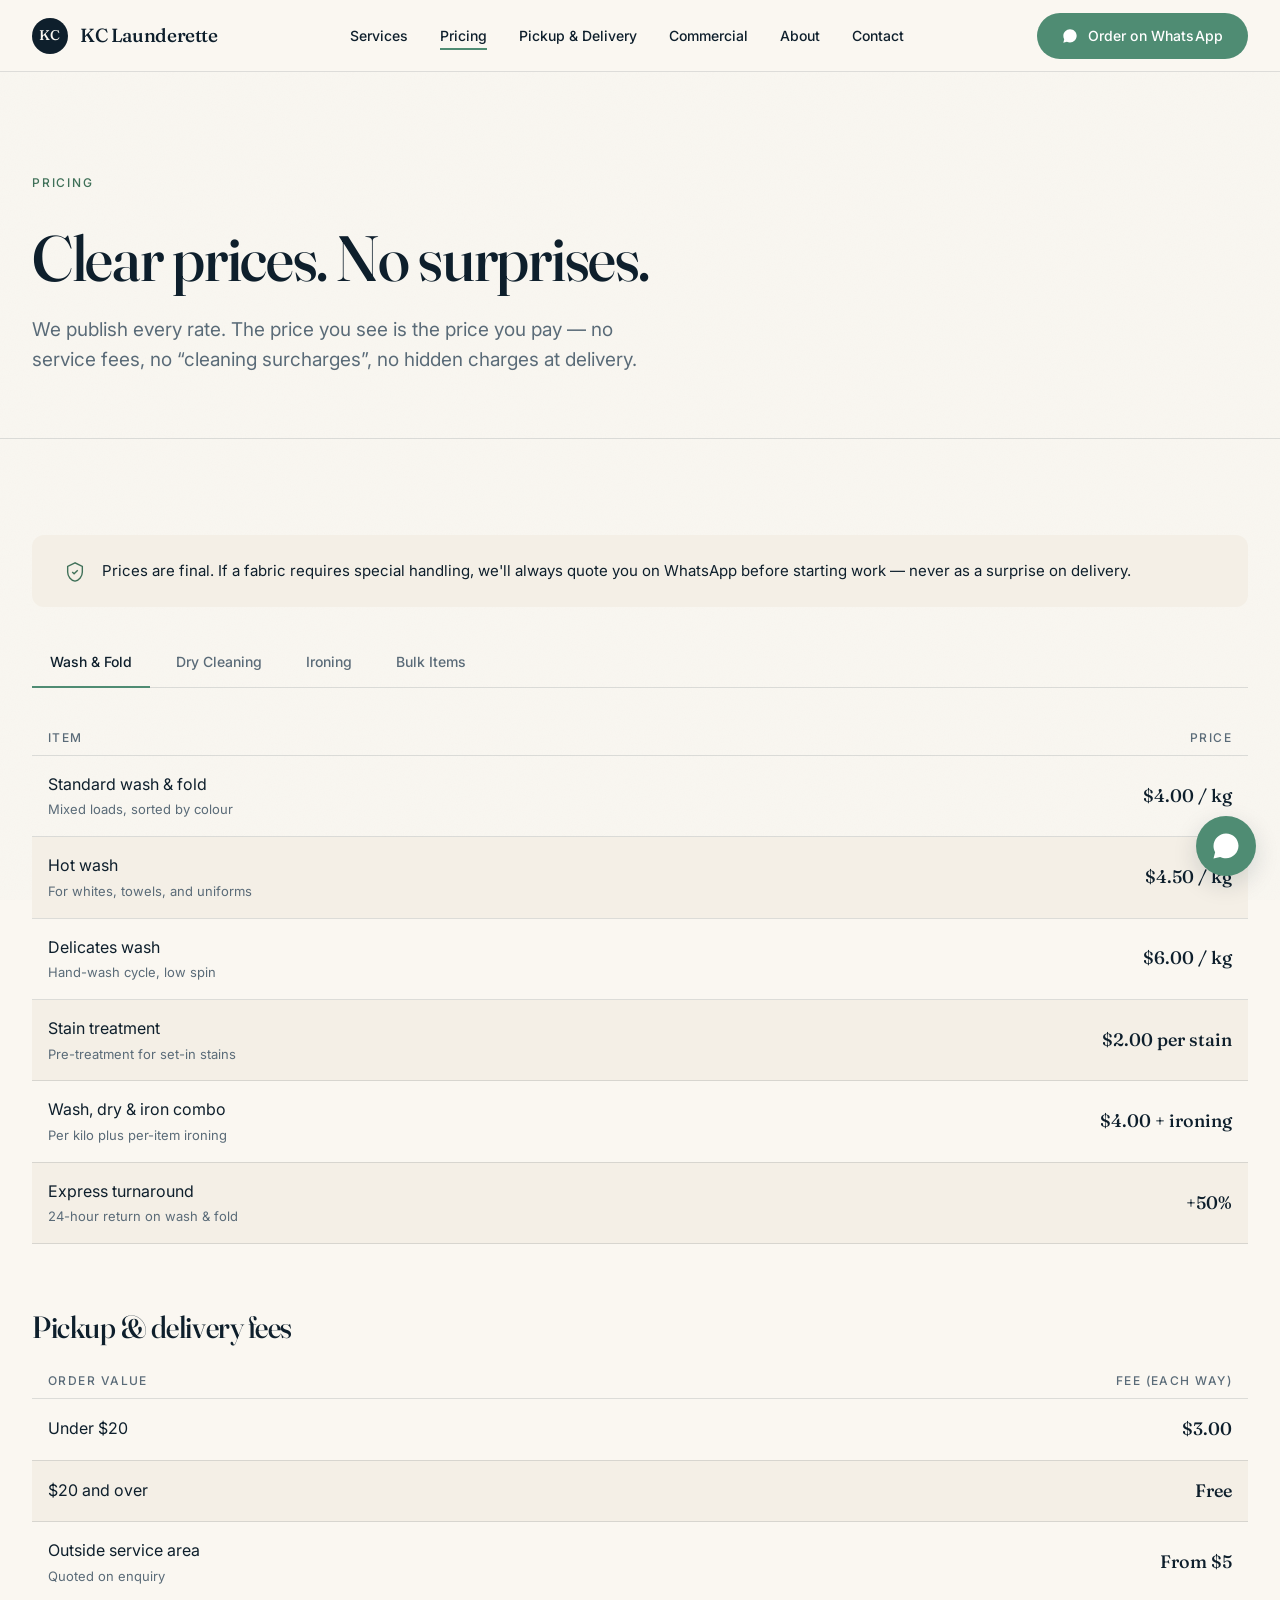
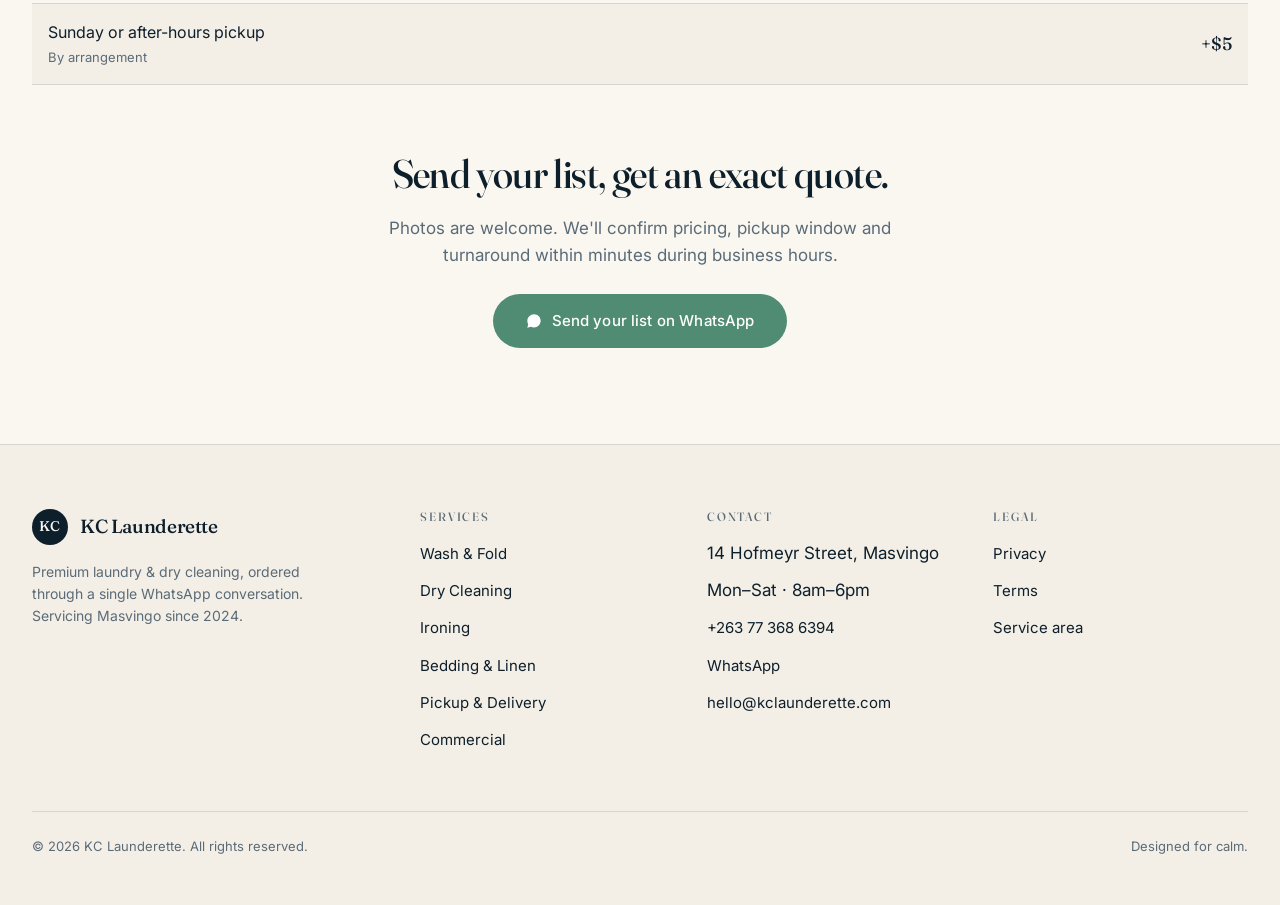
<file: pricing.html>
<!DOCTYPE html>
<html lang="en">
<head>
  <meta charset="UTF-8" />
  <meta name="viewport" content="width=device-width, initial-scale=1, viewport-fit=cover" />
  <title>Pricing — KC Launderette</title>
  <meta name="description" content="Transparent rates for wash &amp; fold, dry cleaning, ironing and bulk items. No service fees, no hidden charges. Send your list on WhatsApp for an exact quote." />
  <meta name="theme-color" content="#FAF7F1" />

  <link rel="preconnect" href="https://fonts.googleapis.com" />
  <link rel="preconnect" href="https://fonts.gstatic.com" crossorigin />
  <link rel="stylesheet" href="https://fonts.googleapis.com/css2?family=Fraunces:opsz,wght@9..144,400;9..144,500;9..144,600&family=Inter:wght@400;500;600&display=swap" />
  <link rel="stylesheet" href="assets/css/styles.css" />
</head>
<body>

<a class="skip-link" href="#main">Skip to content</a>

<!-- Navigation -->
<header class="nav">
  <div class="container nav__inner">
    <a href="index.html" class="brand" aria-label="KC Launderette home">
      <span class="brand__monogram">KC</span>
      <span class="brand__wordmark">KC Launderette</span>
    </a>
    <nav aria-label="Primary">
      <ul class="nav__links">
        <li><a href="services.html">Services</a></li>
        <li><a href="pricing.html" aria-current="page">Pricing</a></li>
        <li><a href="pickup-delivery.html">Pickup &amp; Delivery</a></li>
        <li><a href="commercial.html">Commercial</a></li>
        <li><a href="about.html">About</a></li>
        <li><a href="contact.html">Contact</a></li>
      </ul>
    </nav>
    <div class="nav__right">
      <a class="btn btn--primary btn--whatsapp nav__cta" href="https://wa.me/263773686394?text=Hi%20KC%20Launderette%2C%20I%27d%20like%20to%20place%20an%20order." data-source="nav" data-label="Order on WhatsApp" target="_blank" rel="noopener">
        <svg class="icon-whatsapp" viewBox="0 0 24 24" fill="currentColor" aria-hidden="true"><path d="M17.5 14.4c-.3-.1-1.7-.8-2-.9-.3-.1-.5-.2-.7.2-.2.3-.7.9-.9 1.1-.2.2-.3.2-.6.1-.3-.1-1.2-.4-2.3-1.4-.9-.8-1.4-1.7-1.6-2-.2-.3 0-.5.1-.6.1-.1.3-.4.4-.5.1-.2.2-.3.3-.5.1-.2 0-.4 0-.5l-.7-1.8c-.2-.5-.4-.4-.6-.4h-.5c-.2 0-.5.1-.7.4-.3.3-1 1-1 2.4s1 2.8 1.2 3c.1.2 2 3.1 4.9 4.4.7.3 1.2.5 1.6.6.7.2 1.3.2 1.8.1.5-.1 1.7-.7 1.9-1.4.2-.7.2-1.2.2-1.4-.1-.1-.3-.2-.6-.3zM12 2C6.5 2 2 6.5 2 12c0 1.8.5 3.4 1.3 4.9L2 22l5.3-1.3c1.4.7 3 1.1 4.7 1.1 5.5 0 10-4.5 10-10S17.5 2 12 2z"/></svg>
        Order on WhatsApp
      </a>
      <a class="nav__mobile-cta" href="https://wa.me/263773686394?text=Hi%20KC%20Launderette%2C%20I%27d%20like%20to%20place%20an%20order." data-source="nav-mobile" data-label="WhatsApp" target="_blank" rel="noopener" aria-label="Order on WhatsApp">
        <svg viewBox="0 0 24 24" width="22" height="22" fill="currentColor" aria-hidden="true"><path d="M17.5 14.4c-.3-.1-1.7-.8-2-.9-.3-.1-.5-.2-.7.2-.2.3-.7.9-.9 1.1-.2.2-.3.2-.6.1-.3-.1-1.2-.4-2.3-1.4-.9-.8-1.4-1.7-1.6-2-.2-.3 0-.5.1-.6.1-.1.3-.4.4-.5.1-.2.2-.3.3-.5.1-.2 0-.4 0-.5l-.7-1.8c-.2-.5-.4-.4-.6-.4h-.5c-.2 0-.5.1-.7.4-.3.3-1 1-1 2.4s1 2.8 1.2 3c.1.2 2 3.1 4.9 4.4.7.3 1.2.5 1.6.6.7.2 1.3.2 1.8.1.5-.1 1.7-.7 1.9-1.4.2-.7.2-1.2.2-1.4-.1-.1-.3-.2-.6-.3zM12 2C6.5 2 2 6.5 2 12c0 1.8.5 3.4 1.3 4.9L2 22l5.3-1.3c1.4.7 3 1.1 4.7 1.1 5.5 0 10-4.5 10-10S17.5 2 12 2z"/></svg>
      </a>
      <button class="nav__hamburger" aria-label="Open menu" aria-expanded="false" data-menu-open>
        <svg viewBox="0 0 24 24" fill="none" stroke="currentColor" stroke-width="1.5" stroke-linecap="round"><path d="M4 7h16M4 12h16M4 17h16"/></svg>
      </button>
    </div>
  </div>
</header>

<!-- Mobile menu overlay -->
<div class="menu" data-menu role="dialog" aria-label="Site navigation">
  <div class="menu__top">
    <a href="index.html" class="brand">
      <span class="brand__monogram">KC</span>
      <span class="brand__wordmark">KC Launderette</span>
    </a>
    <button class="nav__hamburger" aria-label="Close menu" data-menu-close>
      <svg viewBox="0 0 24 24" fill="none" stroke="currentColor" stroke-width="1.5" stroke-linecap="round"><path d="M6 6l12 12M18 6L6 18"/></svg>
    </button>
  </div>
  <ul class="menu__list">
    <li><a href="services.html">Services</a></li>
    <li><a href="pricing.html">Pricing</a></li>
    <li><a href="pickup-delivery.html">Pickup &amp; Delivery</a></li>
    <li><a href="commercial.html">Commercial</a></li>
    <li><a href="about.html">About</a></li>
    <li><a href="contact.html">Contact</a></li>
  </ul>
  <div class="menu__footer">
    <a class="btn btn--primary btn--whatsapp btn--full btn--lg" href="https://wa.me/263773686394?text=Hi%20KC%20Launderette%2C%20I%27d%20like%20to%20place%20an%20order." data-source="menu" data-label="Order on WhatsApp" target="_blank" rel="noopener">
      <svg class="icon-whatsapp" viewBox="0 0 24 24" fill="currentColor" aria-hidden="true"><path d="M17.5 14.4c-.3-.1-1.7-.8-2-.9-.3-.1-.5-.2-.7.2-.2.3-.7.9-.9 1.1-.2.2-.3.2-.6.1-.3-.1-1.2-.4-2.3-1.4-.9-.8-1.4-1.7-1.6-2-.2-.3 0-.5.1-.6.1-.1.3-.4.4-.5.1-.2.2-.3.3-.5.1-.2 0-.4 0-.5l-.7-1.8c-.2-.5-.4-.4-.6-.4h-.5c-.2 0-.5.1-.7.4-.3.3-1 1-1 2.4s1 2.8 1.2 3c.1.2 2 3.1 4.9 4.4.7.3 1.2.5 1.6.6.7.2 1.3.2 1.8.1.5-.1 1.7-.7 1.9-1.4.2-.7.2-1.2.2-1.4-.1-.1-.3-.2-.6-.3zM12 2C6.5 2 2 6.5 2 12c0 1.8.5 3.4 1.3 4.9L2 22l5.3-1.3c1.4.7 3 1.1 4.7 1.1 5.5 0 10-4.5 10-10S17.5 2 12 2z"/></svg>
      Order on WhatsApp
    </a>
  </div>
</div>

<main id="main">

<!-- Page hero -->
<section class="page-hero">
  <div class="container">
    <div class="page-hero__inner">
      <span class="eyebrow">Pricing</span>
      <h1 class="page-hero__title">Clear prices. No surprises.</h1>
      <p class="page-hero__sub">
        We publish every rate. The price you see is the price you pay — no service fees, no &ldquo;cleaning surcharges&rdquo;, no hidden charges at delivery.
      </p>
    </div>
  </div>
</section>

<section class="section">
  <div class="container">

    <div class="reassurance">
      <svg viewBox="0 0 24 24" fill="none" stroke="currentColor" stroke-width="1.5" aria-hidden="true"><path d="M12 2L4 6v6c0 5 3.5 9 8 10 4.5-1 8-5 8-10V6z"/><path d="M9 12l2 2 4-4"/></svg>
      <p>Prices are final. If a fabric requires special handling, we'll always quote you on WhatsApp before starting work — never as a surprise on delivery.</p>
    </div>

    <!-- Tabs -->
    <div role="tablist" aria-label="Pricing categories" class="tabs" data-tabs>
      <button role="tab" id="tab-wash" aria-controls="panel-wash" aria-selected="true" tabindex="0" class="tab">Wash &amp; Fold</button>
      <button role="tab" id="tab-dry" aria-controls="panel-dry" aria-selected="false" tabindex="-1" class="tab">Dry Cleaning</button>
      <button role="tab" id="tab-iron" aria-controls="panel-iron" aria-selected="false" tabindex="-1" class="tab">Ironing</button>
      <button role="tab" id="tab-bulk" aria-controls="panel-bulk" aria-selected="false" tabindex="-1" class="tab">Bulk Items</button>
    </div>

    <!-- Wash & Fold -->
    <div role="tabpanel" id="panel-wash" aria-labelledby="tab-wash" class="tab-panel is-active" data-tab-panel>
      <table class="price-table">
        <thead>
          <tr><th scope="col">Item</th><th scope="col" style="text-align:right;">Price</th></tr>
        </thead>
        <tbody>
          <tr><td>Standard wash &amp; fold<span class="item-meta">Mixed loads, sorted by colour</span></td><td class="price">$4.00 / kg</td></tr>
          <tr><td>Hot wash<span class="item-meta">For whites, towels, and uniforms</span></td><td class="price">$4.50 / kg</td></tr>
          <tr><td>Delicates wash<span class="item-meta">Hand-wash cycle, low spin</span></td><td class="price">$6.00 / kg</td></tr>
          <tr><td>Stain treatment<span class="item-meta">Pre-treatment for set-in stains</span></td><td class="price">$2.00 per stain</td></tr>
          <tr><td>Wash, dry &amp; iron combo<span class="item-meta">Per kilo plus per-item ironing</span></td><td class="price">$4.00 + ironing</td></tr>
          <tr><td>Express turnaround<span class="item-meta">24-hour return on wash &amp; fold</span></td><td class="price">+50%</td></tr>
        </tbody>
      </table>
    </div>

    <!-- Dry Cleaning -->
    <div role="tabpanel" id="panel-dry" aria-labelledby="tab-dry" class="tab-panel" data-tab-panel>
      <table class="price-table">
        <thead>
          <tr><th scope="col">Item</th><th scope="col" style="text-align:right;">Price</th></tr>
        </thead>
        <tbody>
          <tr><td>Shirt<span class="item-meta">Cleaned, pressed, on a hanger</span></td><td class="price">$3.50</td></tr>
          <tr><td>Trousers<span class="item-meta">Cleaned and pressed</span></td><td class="price">$4.50</td></tr>
          <tr><td>Two-piece suit<span class="item-meta">Jacket plus trousers, in bag</span></td><td class="price">$9.00</td></tr>
          <tr><td>Three-piece suit<span class="item-meta">Adds waistcoat</span></td><td class="price">$11.00</td></tr>
          <tr><td>Dress — knee length</td><td class="price">$6.00</td></tr>
          <tr><td>Dress — full length / formal</td><td class="price">$10.00</td></tr>
          <tr><td>Skirt</td><td class="price">$4.50</td></tr>
          <tr><td>Coat / overcoat</td><td class="price">$12.00</td></tr>
          <tr><td>Tie<span class="item-meta">Hand-finished only</span></td><td class="price">$2.50</td></tr>
          <tr><td>School blazer</td><td class="price">$6.00</td></tr>
          <tr><td>Wedding dress<span class="item-meta">Quoted on inspection</span></td><td class="price">From $80</td></tr>
        </tbody>
      </table>
    </div>

    <!-- Ironing -->
    <div role="tabpanel" id="panel-iron" aria-labelledby="tab-iron" class="tab-panel" data-tab-panel>
      <table class="price-table">
        <thead>
          <tr><th scope="col">Item</th><th scope="col" style="text-align:right;">Price</th></tr>
        </thead>
        <tbody>
          <tr><td>Shirt</td><td class="price">$1.50</td></tr>
          <tr><td>Trousers</td><td class="price">$1.80</td></tr>
          <tr><td>Dress</td><td class="price">$2.50</td></tr>
          <tr><td>Skirt</td><td class="price">$1.50</td></tr>
          <tr><td>School uniform set<span class="item-meta">Shirt, trousers/skirt, blazer</span></td><td class="price">$5.00</td></tr>
          <tr><td>Bedsheet</td><td class="price">$3.00</td></tr>
          <tr><td>Tablecloth — small</td><td class="price">$2.50</td></tr>
          <tr><td>Tablecloth — banquet</td><td class="price">$6.00</td></tr>
        </tbody>
      </table>
    </div>

    <!-- Bulk -->
    <div role="tabpanel" id="panel-bulk" aria-labelledby="tab-bulk" class="tab-panel" data-tab-panel>
      <table class="price-table">
        <thead>
          <tr><th scope="col">Item</th><th scope="col" style="text-align:right;">Price</th></tr>
        </thead>
        <tbody>
          <tr><td>Duvet — single<span class="item-meta">Wash, dry, fold</span></td><td class="price">$12.00</td></tr>
          <tr><td>Duvet — queen / king</td><td class="price">$16.00</td></tr>
          <tr><td>Comforter</td><td class="price">$14.00</td></tr>
          <tr><td>Blanket — wool</td><td class="price">$10.00</td></tr>
          <tr><td>Curtains — per square metre<span class="item-meta">Lined or unlined</span></td><td class="price">$9.00 / m²</td></tr>
          <tr><td>Curtains — blackout / thermal</td><td class="price">$12.00 / m²</td></tr>
          <tr><td>Rug — small (under 2m²)</td><td class="price">$25.00</td></tr>
          <tr><td>Rug — large (over 2m²)</td><td class="price">From $40</td></tr>
          <tr><td>Pet bedding<span class="item-meta">Cleaned separately, sanitised</span></td><td class="price">$8.00 / kg</td></tr>
        </tbody>
      </table>
    </div>

    <!-- Pickup fee -->
    <h3 style="margin-top: var(--space-8); margin-bottom: var(--space-2);">Pickup &amp; delivery fees</h3>
    <table class="price-table">
      <thead>
        <tr><th scope="col">Order value</th><th scope="col" style="text-align:right;">Fee (each way)</th></tr>
      </thead>
      <tbody>
        <tr><td>Under $20</td><td class="price">$3.00</td></tr>
        <tr><td>$20 and over</td><td class="price">Free</td></tr>
        <tr><td>Outside service area<span class="item-meta">Quoted on enquiry</span></td><td class="price">From $5</td></tr>
        <tr><td>Sunday or after-hours pickup<span class="item-meta">By arrangement</span></td><td class="price">+$5</td></tr>
      </tbody>
    </table>

    <!-- CTA -->
    <div style="text-align:center; margin-top: var(--space-8);">
      <h3 style="font-family: var(--font-display); font-weight: 500; font-size: clamp(28px, 3.4vw, 40px); margin-bottom: var(--space-2);">Send your list, get an exact quote.</h3>
      <p class="muted" style="max-width:540px; margin: 0 auto var(--space-3);">Photos are welcome. We'll confirm pricing, pickup window and turnaround within minutes during business hours.</p>
      <a class="btn btn--primary btn--whatsapp btn--lg" href="https://wa.me/263773686394?text=Hi%20KC%20Launderette%2C%20here%27s%20my%20list%20%E2%80%94%20could%20you%20confirm%20a%20quote%3F%0A%0A-%20" data-source="pricing-cta" data-label="Send list for quote" target="_blank" rel="noopener">
        <svg class="icon-whatsapp" viewBox="0 0 24 24" fill="currentColor" aria-hidden="true"><path d="M17.5 14.4c-.3-.1-1.7-.8-2-.9-.3-.1-.5-.2-.7.2-.2.3-.7.9-.9 1.1-.2.2-.3.2-.6.1-.3-.1-1.2-.4-2.3-1.4-.9-.8-1.4-1.7-1.6-2-.2-.3 0-.5.1-.6.1-.1.3-.4.4-.5.1-.2.2-.3.3-.5.1-.2 0-.4 0-.5l-.7-1.8c-.2-.5-.4-.4-.6-.4h-.5c-.2 0-.5.1-.7.4-.3.3-1 1-1 2.4s1 2.8 1.2 3c.1.2 2 3.1 4.9 4.4.7.3 1.2.5 1.6.6.7.2 1.3.2 1.8.1.5-.1 1.7-.7 1.9-1.4.2-.7.2-1.2.2-1.4-.1-.1-.3-.2-.6-.3zM12 2C6.5 2 2 6.5 2 12c0 1.8.5 3.4 1.3 4.9L2 22l5.3-1.3c1.4.7 3 1.1 4.7 1.1 5.5 0 10-4.5 10-10S17.5 2 12 2z"/></svg>
        Send your list on WhatsApp
      </a>
    </div>

  </div>
</section>

</main>

<!-- Footer -->
<footer class="footer">
  <div class="container">
    <div class="footer__grid">
      <div>
        <a href="index.html" class="brand">
          <span class="brand__monogram">KC</span>
          <span class="brand__wordmark">KC Launderette</span>
        </a>
        <p class="footer__tagline">Premium laundry &amp; dry cleaning, ordered through a single WhatsApp conversation. Servicing Masvingo since 2024.</p>
      </div>
      <div>
        <h4 class="footer__title">Services</h4>
        <ul class="footer__list">
          <li><a href="services.html#wash-fold">Wash &amp; Fold</a></li>
          <li><a href="services.html#dry-cleaning">Dry Cleaning</a></li>
          <li><a href="services.html#ironing">Ironing</a></li>
          <li><a href="services.html#bedding">Bedding &amp; Linen</a></li>
          <li><a href="pickup-delivery.html">Pickup &amp; Delivery</a></li>
          <li><a href="commercial.html">Commercial</a></li>
        </ul>
      </div>
      <div>
        <h4 class="footer__title">Contact</h4>
        <ul class="footer__list">
          <li>14 Hofmeyr Street, Masvingo</li>
          <li>Mon–Sat · 8am–6pm</li>
          <li><a href="tel:+263773686394">+263 77 368 6394</a></li>
          <li><a href="https://wa.me/263773686394" target="_blank" rel="noopener" data-source="footer" data-label="WhatsApp">WhatsApp</a></li>
          <li><a href="mailto:hello@kclaunderette.com">hello@kclaunderette.com</a></li>
        </ul>
      </div>
      <div>
        <h4 class="footer__title">Legal</h4>
        <ul class="footer__list">
          <li><a href="#">Privacy</a></li>
          <li><a href="#">Terms</a></li>
          <li><a href="#">Service area</a></li>
        </ul>
      </div>
    </div>
    <div class="footer__bottom">
      <span>© <span data-year>2026</span> KC Launderette. All rights reserved.</span>
      <span>Designed for calm.</span>
    </div>
  </div>
</footer>

<!-- Floating WhatsApp -->
<a class="whatsapp-fab" href="https://wa.me/263773686394?text=Hi%20KC%20Launderette%2C%20I%27d%20like%20to%20chat." data-source="fab" data-label="Float WhatsApp" target="_blank" rel="noopener" aria-label="Chat with us on WhatsApp">
  <span class="whatsapp-fab__tooltip">Chat with us — usually replying in 6 minutes</span>
  <svg viewBox="0 0 24 24" fill="currentColor" aria-hidden="true"><path d="M17.5 14.4c-.3-.1-1.7-.8-2-.9-.3-.1-.5-.2-.7.2-.2.3-.7.9-.9 1.1-.2.2-.3.2-.6.1-.3-.1-1.2-.4-2.3-1.4-.9-.8-1.4-1.7-1.6-2-.2-.3 0-.5.1-.6.1-.1.3-.4.4-.5.1-.2.2-.3.3-.5.1-.2 0-.4 0-.5l-.7-1.8c-.2-.5-.4-.4-.6-.4h-.5c-.2 0-.5.1-.7.4-.3.3-1 1-1 2.4s1 2.8 1.2 3c.1.2 2 3.1 4.9 4.4.7.3 1.2.5 1.6.6.7.2 1.3.2 1.8.1.5-.1 1.7-.7 1.9-1.4.2-.7.2-1.2.2-1.4-.1-.1-.3-.2-.6-.3zM12 2C6.5 2 2 6.5 2 12c0 1.8.5 3.4 1.3 4.9L2 22l5.3-1.3c1.4.7 3 1.1 4.7 1.1 5.5 0 10-4.5 10-10S17.5 2 12 2z"/></svg>
</a>

<script src="assets/js/main.js" defer></script>
</body>
</html>
</file>
<file: assets/css/styles.css>
/* ==========================================================================
   KC Launderette — Website Styles
   Implementation of the Design Specification v1.0
   ========================================================================== */

/* --------------------------------------------------------------------------
   1. Tokens
   -------------------------------------------------------------------------- */
:root {
  /* Colour palette (per Section 04) */
  --navy: #0E1F2C;
  --cream-paper: #FAF7F1;
  --cream-deep: #F4EFE6;
  --mint: #4F8C73;
  --mint-deep: #3F7058;
  --rust: #C8623A;
  --ink-soft: #5A6B78;
  --hairline: rgba(14, 31, 44, 0.12);

  /* Typography */
  --font-display: "Fraunces", "Georgia", serif;
  --font-body: "Inter", -apple-system, BlinkMacSystemFont, "Segoe UI", sans-serif;

  /* Spacing — 8px base unit */
  --space-1: 8px;
  --space-2: 16px;
  --space-3: 24px;
  --space-4: 32px;
  --space-6: 48px;
  --space-8: 64px;
  --space-12: 96px;
  --space-16: 128px;

  /* Layout */
  --max-width: 1280px;
  --gutter-desktop: 32px;
  --gutter-mobile: 24px;
  --nav-height: 72px;

  /* Motion */
  --ease: cubic-bezier(0.2, 0, 0, 1);
  --transition-fast: 160ms var(--ease);
  --transition: 280ms var(--ease);
}

/* --------------------------------------------------------------------------
   2. Reset & base
   -------------------------------------------------------------------------- */
*, *::before, *::after { box-sizing: border-box; }
html { -webkit-text-size-adjust: 100%; scroll-behavior: smooth; }
body {
  margin: 0;
  font-family: var(--font-body);
  font-size: 17px;
  line-height: 1.6;
  color: var(--navy);
  background: var(--cream-paper);
  -webkit-font-smoothing: antialiased;
  -moz-osx-font-smoothing: grayscale;
}

img, svg { display: block; max-width: 100%; height: auto; }
button { font: inherit; cursor: pointer; border: 0; background: none; color: inherit; }
a { color: var(--mint-deep); text-decoration: none; transition: color var(--transition-fast); }
a:hover { color: var(--navy); }

/* Subtle paper grain on the page background, per spec */
body::before {
  content: "";
  position: fixed;
  inset: 0;
  pointer-events: none;
  z-index: -1;
  opacity: 0.45;
  background-image: url("data:image/svg+xml;utf8,<svg xmlns='http://www.w3.org/2000/svg' width='180' height='180'><filter id='n'><feTurbulence type='fractalNoise' baseFrequency='0.85' numOctaves='2' stitchTiles='stitch'/><feColorMatrix values='0 0 0 0 0.055  0 0 0 0 0.122  0 0 0 0 0.173  0 0 0 0.04 0'/></filter><rect width='100%25' height='100%25' filter='url(%23n)'/></svg>");
}

::selection { background: var(--mint); color: #fff; }

/* --------------------------------------------------------------------------
   3. Typography
   -------------------------------------------------------------------------- */
h1, h2, h3, h4 {
  font-family: var(--font-display);
  font-weight: 500;
  font-variation-settings: "opsz" 96;
  letter-spacing: -0.015em;
  margin: 0;
  color: var(--navy);
  line-height: 1.1;
}

.h-display {
  font-family: var(--font-display);
  font-weight: 500;
  font-size: clamp(48px, 7vw, 96px);
  line-height: 1.05;
  letter-spacing: -0.02em;
  font-variation-settings: "opsz" 144;
}

h1, .h1 { font-size: clamp(40px, 5.5vw, 72px); line-height: 1.05; letter-spacing: -0.02em; }
h2, .h2 { font-size: clamp(32px, 4vw, 56px); line-height: 1.15; letter-spacing: -0.015em; }
h3, .h3 { font-size: clamp(24px, 2.4vw, 32px); line-height: 1.25; }
h4, .h4 { font-size: 22px; line-height: 1.3; }

p { margin: 0 0 var(--space-2); }
.lead { font-size: 19px; line-height: 1.6; color: var(--navy); }

.eyebrow {
  display: inline-block;
  font-family: var(--font-body);
  font-weight: 500;
  font-size: 12px;
  letter-spacing: 0.15em;
  text-transform: uppercase;
  color: var(--mint-deep);
  margin: 0 0 var(--space-2);
}

.caption {
  font-family: var(--font-body);
  font-weight: 500;
  font-size: 13px;
  line-height: 1.5;
  color: var(--ink-soft);
}

.muted { color: var(--ink-soft); }

/* --------------------------------------------------------------------------
   4. Layout primitives
   -------------------------------------------------------------------------- */
.container {
  width: 100%;
  max-width: calc(var(--max-width) + (var(--gutter-desktop) * 2));
  margin: 0 auto;
  padding: 0 var(--gutter-mobile);
}
@media (min-width: 768px) { .container { padding: 0 var(--gutter-desktop); } }

.section {
  padding: var(--space-8) 0;
}
@media (min-width: 768px) { .section { padding: var(--space-12) 0; } }

.section--tight { padding: var(--space-6) 0; }
@media (min-width: 768px) { .section--tight { padding: var(--space-8) 0; } }

.section--cream-deep { background: var(--cream-deep); }
.section--navy { background: var(--navy); color: var(--cream-paper); }
.section--navy .eyebrow { color: var(--mint); }
.section--navy h1, .section--navy h2, .section--navy h3 { color: var(--cream-paper); }

.grid { display: grid; gap: var(--space-3); }
.grid--2 { grid-template-columns: 1fr; }
.grid--3 { grid-template-columns: 1fr; }
.grid--4 { grid-template-columns: 1fr; }
@media (min-width: 768px) {
  .grid { gap: var(--space-4); }
  .grid--2 { grid-template-columns: repeat(2, 1fr); }
  .grid--3 { grid-template-columns: repeat(3, 1fr); }
  .grid--4 { grid-template-columns: repeat(2, 1fr); }
}
@media (min-width: 1024px) {
  .grid--4 { grid-template-columns: repeat(4, 1fr); }
}

.stack > * + * { margin-top: var(--space-2); }
.stack-lg > * + * { margin-top: var(--space-4); }

.text-center { text-align: center; }

/* --------------------------------------------------------------------------
   5. Navigation
   -------------------------------------------------------------------------- */
.nav {
  position: sticky;
  top: 0;
  z-index: 100;
  height: var(--nav-height);
  background: var(--cream-paper);
  border-bottom: 1px solid var(--hairline);
  transition: background-color 280ms var(--ease),
              border-color 280ms var(--ease),
              color 280ms var(--ease);
}

/* Transparent variant — used over the dark hero on the landing page */
.nav--over-hero {
  background: transparent;
  border-bottom-color: transparent;
  color: var(--cream-paper);
}
.nav--over-hero .brand,
.nav--over-hero .brand__wordmark,
.nav--over-hero .nav__links a,
.nav--over-hero .nav__hamburger {
  color: var(--cream-paper);
}
.nav--over-hero .brand__monogram {
  background: var(--cream-paper);
  color: var(--navy);
}
.nav--over-hero .nav__links a[aria-current="page"]::after {
  background: var(--mint);
}

.nav__inner {
  height: 100%;
  display: flex;
  align-items: center;
  justify-content: space-between;
  gap: var(--space-3);
}

.brand {
  display: inline-flex;
  align-items: center;
  gap: 12px;
  text-decoration: none;
  color: var(--navy);
}
.brand__monogram {
  width: 36px;
  height: 36px;
  border-radius: 999px;
  background: var(--navy);
  color: var(--cream-paper);
  display: grid;
  place-items: center;
  font-family: var(--font-display);
  font-weight: 500;
  font-size: 14px;
  letter-spacing: 0.02em;
}
.brand__wordmark {
  font-family: var(--font-display);
  font-weight: 500;
  font-size: 19px;
  letter-spacing: -0.02em;
}

.nav__links {
  display: none;
  list-style: none;
  margin: 0;
  padding: 0;
  gap: var(--space-4);
}
.nav__links a {
  font-size: 14px;
  font-weight: 500;
  color: var(--navy);
  position: relative;
  padding: 4px 0;
}
.nav__links a:hover { color: var(--mint-deep); }
.nav__links a[aria-current="page"]::after {
  content: "";
  position: absolute;
  left: 0; right: 0;
  bottom: -2px;
  height: 2px;
  background: var(--mint);
}

@media (min-width: 1024px) {
  .nav__links { display: flex; }
}

.nav .nav__cta { display: none; }
@media (min-width: 1024px) {
  .nav .nav__cta { display: inline-flex; }
}

.nav .nav__mobile-cta {
  display: inline-flex;
  width: 44px;
  height: 44px;
  border-radius: 999px;
  background: var(--mint);
  color: #fff;
  align-items: center;
  justify-content: center;
}
@media (min-width: 1024px) {
  .nav .nav__mobile-cta { display: none; }
}

.nav .nav__hamburger {
  width: 44px;
  height: 44px;
  display: inline-flex;
  align-items: center;
  justify-content: center;
  color: var(--navy);
  background: transparent;
}
.nav .nav__hamburger svg { width: 26px; height: 26px; }
.nav .nav__hamburger svg path { stroke-width: 2.25; }
@media (min-width: 1024px) {
  .nav .nav__hamburger { display: none; }
}

/* Stronger contrast for the hamburger over the dark hero — cream lines
   plus a subtle drop-shadow so it reads even against light areas of
   the photograph. */
.nav.nav--over-hero .nav__hamburger {
  color: var(--cream-paper);
}
.nav.nav--over-hero .nav__hamburger svg {
  filter: drop-shadow(0 1px 2px rgba(0, 0, 0, 0.45));
}
.nav__hamburger svg { width: 24px; height: 24px; }

.nav__right {
  display: flex;
  align-items: center;
  gap: var(--space-1);
}

/* Mobile overlay menu */
.menu {
  position: fixed;
  inset: 0;
  z-index: 200;
  background: var(--cream-paper);
  display: flex;
  flex-direction: column;
  transform: translateY(-100%);
  transition: transform 360ms var(--ease);
  visibility: hidden;
}
.menu.is-open { transform: translateY(0); visibility: visible; }
.menu__top {
  height: var(--nav-height);
  display: flex;
  align-items: center;
  justify-content: space-between;
  padding: 0 var(--gutter-mobile);
  border-bottom: 1px solid var(--hairline);
}
.menu__list {
  list-style: none;
  margin: 0;
  padding: var(--space-6) var(--gutter-mobile);
  display: flex;
  flex-direction: column;
  gap: var(--space-3);
  flex: 1;
}
.menu__list a {
  font-family: var(--font-display);
  font-weight: 500;
  font-size: 32px;
  color: var(--navy);
  letter-spacing: -0.015em;
}
.menu__list a:hover { color: var(--mint-deep); }
.menu__footer {
  padding: var(--space-4) var(--gutter-mobile) var(--space-6);
  border-top: 1px solid var(--hairline);
}

/* --------------------------------------------------------------------------
   6. Buttons
   -------------------------------------------------------------------------- */
.btn {
  display: inline-flex;
  align-items: center;
  justify-content: center;
  gap: 10px;
  padding: 14px 24px;
  font-family: var(--font-body);
  font-weight: 500;
  font-size: 14px;
  line-height: 1;
  letter-spacing: 0.01em;
  border-radius: 999px;
  border: 1px solid transparent;
  white-space: nowrap;
  cursor: pointer;
  text-decoration: none;
  transition: transform var(--transition-fast),
              background-color var(--transition-fast),
              color var(--transition-fast),
              border-color var(--transition-fast),
              box-shadow var(--transition-fast);
  min-height: 44px;
}

.btn:focus-visible {
  outline: 2px solid var(--mint);
  outline-offset: 2px;
}

.btn--primary {
  background: var(--mint);
  color: #fff;
}
.btn--primary:hover {
  background: var(--navy);
  color: #fff;
  transform: translateY(-2px);
}

.btn--navy {
  background: var(--navy);
  color: var(--cream-paper);
}
.btn--navy:hover {
  background: var(--mint-deep);
  color: #fff;
  transform: translateY(-2px);
}

.btn--secondary {
  background: transparent;
  color: var(--navy);
  border-color: var(--navy);
}
.btn--secondary:hover {
  background: var(--navy);
  color: #fff;
}

.btn--ghost-cream {
  background: transparent;
  color: var(--cream-paper);
  border-color: var(--cream-paper);
}
.btn--ghost-cream:hover {
  background: var(--cream-paper);
  color: var(--navy);
}

.btn--lg { padding: 18px 32px; font-size: 15px; min-height: 52px; }
.btn--full { width: 100%; }

.btn--whatsapp .icon-whatsapp { width: 16px; height: 16px; flex: none; }
.btn--whatsapp:hover { transform: translateY(-2px); }

.link-mint {
  display: inline-flex;
  align-items: center;
  gap: 6px;
  color: var(--mint-deep);
  font-weight: 500;
  font-size: 14px;
}
.link-mint:hover { color: var(--navy); }
.link-mint::after {
  content: "→";
  transition: transform var(--transition-fast);
}
.link-mint:hover::after { transform: translateX(3px); }

/* --------------------------------------------------------------------------
   7. Hero — full-viewport background photograph
   The hero is pulled up under the sticky nav (negative margin) so the
   photograph reads continuously from the top of the viewport. The nav
   sits transparent over it, then turns solid cream once scrolled past.
   Inside, a flex-column container distributes content: a stats /
   editorial nugget at the top under the nav, the main copy at the bottom.
   -------------------------------------------------------------------------- */
.hero {
  position: relative;
  isolation: isolate;
  overflow: hidden;
  color: var(--cream-paper);
  display: flex;
  flex-direction: column;
  min-height: 100vh;
  min-height: 100dvh;
  margin-top: calc(-1 * var(--nav-height));
  padding: calc(var(--nav-height) + var(--space-3)) 0 var(--space-6);
}
@media (min-width: 768px) {
  .hero {
    padding: calc(var(--nav-height) + var(--space-6)) 0 var(--space-8);
  }
}

.hero > .container {
  display: flex;
  flex: 1;
  width: 100%;
}

/* Background photograph */
.hero__bg {
  position: absolute;
  inset: 0;
  z-index: -2;
  pointer-events: none;
}
.hero__bg img {
  width: 100%;
  height: 100%;
  object-fit: cover;
  object-position: center;
  display: block;
  filter: saturate(0.92);
}

/* Navy gradient overlay for legibility — darker top anchors the nav,
   middle stays a touch lighter so the photograph reads, deeper bottom
   makes the headline & sub copy crisp. */
.hero__bg::after {
  content: "";
  position: absolute;
  inset: 0;
  background:
    linear-gradient(
      180deg,
      rgba(14, 31, 44, 0.72) 0%,
      rgba(14, 31, 44, 0.50) 22%,
      rgba(14, 31, 44, 0.55) 60%,
      rgba(14, 31, 44, 0.85) 100%
    );
}
@media (min-width: 1024px) {
  .hero__bg::after {
    background:
      linear-gradient(180deg, rgba(14, 31, 44, 0.50) 0%, rgba(14, 31, 44, 0) 14%),
      linear-gradient(
        100deg,
        rgba(14, 31, 44, 0.78) 0%,
        rgba(14, 31, 44, 0.55) 45%,
        rgba(14, 31, 44, 0.30) 100%
      );
  }
}

.hero__copy {
  position: relative;
  z-index: 1;
  flex: 1;
  width: 100%;
  display: flex;
  flex-direction: column;
  justify-content: space-between;
  gap: var(--space-4);
}

.hero .eyebrow {
  color: #9ED2BC;
  font-size: 13px;
  letter-spacing: 0.18em;
  text-shadow: 0 1px 2px rgba(0, 0, 0, 0.25);
  margin: 0;
  position: relative;
  padding-left: 28px;
}
.hero .eyebrow::before {
  content: "";
  position: absolute;
  left: 0;
  top: 50%;
  width: 18px;
  height: 1.5px;
  background: var(--mint);
  transform: translateY(-50%);
}

.hero__headline {
  font-family: var(--font-display);
  font-weight: 500;
  font-size: clamp(56px, 14vw, 168px);
  line-height: 0.96;
  letter-spacing: -0.035em;
  color: var(--cream-paper);
  margin: 0;
  max-width: 1040px;
  font-variation-settings: "opsz" 144;
  text-shadow: 0 2px 12px rgba(0, 0, 0, 0.3);

  /* Stack rotating phrases in the same cell so the height auto-fits the
     longest one and there is no layout shift between rotations. */
  display: grid;
  grid-template-columns: 1fr;
  min-height: 1em;
}

.hero__phrase {
  grid-column: 1;
  grid-row: 1;
  opacity: 0;
  transform: translateY(12px);
  transition: opacity 600ms var(--ease), transform 600ms var(--ease);
  pointer-events: none;
}
.hero__phrase.is-active {
  opacity: 1;
  transform: translateY(0);
  pointer-events: auto;
}

@media (prefers-reduced-motion: reduce) {
  .hero__phrase { transition: none; }
}

.hero__sub {
  font-size: 17px;
  line-height: 1.55;
  color: rgba(250, 247, 241, 0.88);
  max-width: 540px;
  margin: 0;
  padding-left: 28px;
  border-left: 1.5px solid rgba(159, 210, 188, 0.5);
  text-shadow: 0 1px 4px rgba(0, 0, 0, 0.25);
  align-self: flex-start;
}
@media (min-width: 768px) {
  .hero__sub {
    font-size: 19px;
    line-height: 1.5;
    max-width: 580px;
    padding-left: 32px;
    align-self: flex-end;
  }
}

.hero__buttons {
  display: flex;
  flex-wrap: wrap;
  gap: var(--space-2);
}
.hero__buttons .btn { flex: 1 1 auto; min-width: 0; }
@media (min-width: 480px) {
  .hero__buttons .btn { flex: 0 1 auto; }
}

.hero .privacy-note {
  color: rgba(250, 247, 241, 0.65);
}

/* Editorial photographic placeholder — folded textile vignette */
.photo-placeholder {
  position: relative;
  width: 100%;
  height: 100%;
  background:
    linear-gradient(160deg, rgba(14, 31, 44, 0.10) 0%, rgba(14, 31, 44, 0.32) 100%),
    linear-gradient(180deg, #d6c9b5 0%, #b9a587 60%, #8a7659 100%);
  overflow: hidden;
}
.photo-placeholder::before {
  /* horizontal folded-textile bands */
  content: "";
  position: absolute;
  inset: 0;
  background:
    repeating-linear-gradient(180deg,
      rgba(255, 255, 255, 0.08) 0 2px,
      transparent 2px 22px,
      rgba(0, 0, 0, 0.06) 22px 24px,
      transparent 24px 44px);
  mix-blend-mode: overlay;
}
.photo-placeholder::after {
  /* directional natural light from the left */
  content: "";
  position: absolute;
  inset: 0;
  background: radial-gradient(80% 60% at 18% 35%, rgba(255, 245, 220, 0.55) 0%, rgba(255, 245, 220, 0) 60%);
  mix-blend-mode: screen;
}
.photo-placeholder--machine {
  background:
    linear-gradient(170deg, rgba(14, 31, 44, 0.22) 0%, rgba(14, 31, 44, 0.42) 100%),
    radial-gradient(circle at 50% 55%, #5b6770 0%, #2d3640 60%, #1a2028 100%);
}
.photo-placeholder--machine::before {
  background: radial-gradient(circle at 50% 55%, transparent 0 18%, rgba(0, 0, 0, 0.45) 19%, rgba(0, 0, 0, 0.45) 22%, transparent 23%);
}
.photo-placeholder--shirts {
  background:
    linear-gradient(160deg, rgba(14, 31, 44, 0.10) 0%, rgba(14, 31, 44, 0.30) 100%),
    linear-gradient(180deg, #efe7d8 0%, #d8caaf 50%, #a89169 100%);
}
.photo-placeholder--shirts::before {
  background:
    repeating-linear-gradient(96deg,
      rgba(255, 255, 255, 0.16) 0 4px,
      transparent 4px 30px);
  mix-blend-mode: overlay;
}
.photo-placeholder--linen {
  background:
    linear-gradient(180deg, rgba(14, 31, 44, 0.12) 0%, rgba(14, 31, 44, 0.30) 100%),
    linear-gradient(180deg, #faf3e7 0%, #e0d4bc 60%, #b3a283 100%);
}
.photo-placeholder--team {
  background:
    linear-gradient(160deg, rgba(14, 31, 44, 0.12) 0%, rgba(14, 31, 44, 0.36) 100%),
    radial-gradient(circle at 30% 40%, #c9b594 0%, #8d6f4f 60%, #4a3623 100%);
}
.photo-placeholder--press {
  background:
    linear-gradient(170deg, rgba(14, 31, 44, 0.12) 0%, rgba(14, 31, 44, 0.34) 100%),
    radial-gradient(circle at 60% 50%, #c8b395 0%, #7e6a52 80%);
}
.photo-placeholder--label {
  position: absolute;
  bottom: 16px;
  left: 16px;
  font-family: var(--font-body);
  font-size: 11px;
  letter-spacing: 0.12em;
  text-transform: uppercase;
  color: rgba(255, 255, 255, 0.85);
}

/* Trust strip */
.section--trust {
  background: var(--cream-paper);
  padding: var(--space-3) 0;
  border-bottom: 1px solid var(--hairline);
}
.trust-strip {
  border-top: 1px solid var(--hairline);
  border-bottom: 1px solid var(--hairline);
  padding: var(--space-3) 0;
}
.section--trust .trust-strip {
  border-top: 0;
  border-bottom: 0;
  padding: 0;
}
.trust-strip__row {
  display: grid;
  gap: var(--space-2);
  grid-template-columns: 1fr 1fr;
}
@media (min-width: 768px) {
  .trust-strip__row { grid-template-columns: repeat(4, 1fr); }
}
.trust-strip__item {
  display: flex;
  align-items: center;
  gap: 10px;
  font-size: 14px;
  color: var(--navy);
}
.trust-strip__dot {
  width: 6px; height: 6px;
  border-radius: 999px;
  background: var(--mint);
  flex: none;
}

/* --------------------------------------------------------------------------
   8. Section header
   -------------------------------------------------------------------------- */
.section-head {
  max-width: 760px;
  margin: 0 0 var(--space-6);
}
.section-head--center { margin-left: auto; margin-right: auto; text-align: center; }
.section-head h2 { margin: var(--space-1) 0 var(--space-2); }
.section-head p { color: var(--ink-soft); font-size: 17px; }

.section-divider {
  height: 1px;
  background: var(--hairline);
  margin: 0;
  border: 0;
}

/* --------------------------------------------------------------------------
   9. Cards
   -------------------------------------------------------------------------- */
.card {
  background: var(--cream-deep);
  border-radius: 12px;
  padding: var(--space-4);
  display: flex;
  flex-direction: column;
  gap: var(--space-2);
  transition: transform var(--transition-fast), box-shadow var(--transition-fast);
}
.card:hover {
  transform: translateY(-4px);
  box-shadow: 0 12px 32px rgba(14, 31, 44, 0.08);
}
.card__icon {
  width: 32px;
  height: 32px;
  color: var(--mint-deep);
  display: inline-flex;
  align-items: center;
  justify-content: flex-start;
}
.card__icon svg { width: 28px; height: 28px; }
.card__title {
  font-family: var(--font-display);
  font-weight: 500;
  font-size: 28px;
  line-height: 1.2;
  letter-spacing: -0.01em;
  margin: 0;
  color: var(--navy);
}
.card__desc {
  color: var(--ink-soft);
  font-size: 15.5px;
  line-height: 1.55;
  margin: 0;
}
.card__link { margin-top: auto; padding-top: var(--space-2); }

.card--rust .card__icon { color: var(--rust); }
.card--rust .card__link { color: var(--rust); }

/* Pricing snapshot card */
.snapshot {
  display: grid;
  grid-template-columns: 1fr;
  gap: var(--space-2);
  padding: var(--space-4);
  background: var(--cream-deep);
  border-radius: 12px;
}
@media (min-width: 768px) {
  .snapshot { grid-template-columns: repeat(3, 1fr); padding: var(--space-6); }
}
.snapshot__item {
  display: flex;
  flex-direction: column;
  gap: 6px;
  padding: var(--space-2) 0;
  border-bottom: 1px solid var(--hairline);
}
@media (min-width: 768px) {
  .snapshot__item {
    border-bottom: 0;
    border-right: 1px solid var(--hairline);
    padding: 0 var(--space-3);
  }
  .snapshot__item:last-child { border-right: 0; }
  .snapshot__item:first-child { padding-left: 0; }
}
.snapshot__label {
  font-size: 12px;
  font-weight: 500;
  letter-spacing: 0.15em;
  text-transform: uppercase;
  color: var(--ink-soft);
}
.snapshot__price {
  font-family: var(--font-display);
  font-weight: 500;
  font-size: 32px;
  letter-spacing: -0.01em;
  color: var(--navy);
}

/* --------------------------------------------------------------------------
   10. Steps
   -------------------------------------------------------------------------- */
.steps {
  display: grid;
  gap: var(--space-6);
  grid-template-columns: 1fr;
  position: relative;
}
@media (min-width: 768px) {
  .steps { grid-template-columns: repeat(3, 1fr); gap: var(--space-4); }
}
.step__num {
  font-family: var(--font-display);
  font-weight: 500;
  font-size: 64px;
  line-height: 1;
  color: var(--mint);
  margin: 0 0 var(--space-2);
}
.step__rule {
  height: 1px;
  background: var(--hairline);
  margin: 0 0 var(--space-2);
}
.step__title {
  font-family: var(--font-display);
  font-weight: 500;
  font-size: 22px;
  line-height: 1.25;
  margin: 0 0 8px;
  color: var(--navy);
}
.step__body {
  font-size: 16px;
  line-height: 1.6;
  color: var(--ink-soft);
  margin: 0;
}

/* --------------------------------------------------------------------------
   11. Testimonials
   -------------------------------------------------------------------------- */
.testimonial {
  position: relative;
  padding: var(--space-6) var(--space-4) var(--space-4);
  background: var(--cream-deep);
  border-radius: 12px;
}
.testimonial__quote-mark {
  position: absolute;
  top: 8px;
  left: 16px;
  font-family: var(--font-display);
  font-weight: 500;
  font-size: 96px;
  line-height: 1;
  color: var(--mint);
  user-select: none;
}
.testimonial__body {
  position: relative;
  font-size: 16px;
  line-height: 1.65;
  color: var(--navy);
  margin: 0 0 var(--space-3);
}
.testimonial__attribution {
  font-size: 13px;
  font-weight: 500;
  color: var(--ink-soft);
}
.testimonial__attribution strong { color: var(--navy); font-weight: 500; }

/* --------------------------------------------------------------------------
   12. Map / Service area
   -------------------------------------------------------------------------- */
.map-wrap {
  display: grid;
  grid-template-columns: 1fr;
  gap: var(--space-4);
  align-items: stretch;
}
@media (min-width: 1024px) {
  .map-wrap { grid-template-columns: 1.4fr 1fr; gap: var(--space-6); }
}

.map {
  position: relative;
  aspect-ratio: 16 / 11;
  border-radius: 12px;
  overflow: hidden;
  background: #e9e3d6;
  border: 1px solid var(--hairline);
}
.map svg { width: 100%; height: 100%; display: block; }

.suburbs {
  display: grid;
  grid-template-columns: repeat(2, 1fr);
  gap: 8px 24px;
  list-style: none;
  margin: 0;
  padding: 0;
}
.suburbs li {
  font-size: 15px;
  color: var(--navy);
  padding: 8px 0;
  border-bottom: 1px solid var(--hairline);
}
.suburbs li::before {
  content: "·";
  color: var(--mint);
  margin-right: 10px;
  font-weight: 700;
}

/* --------------------------------------------------------------------------
   13. Conversion band
   -------------------------------------------------------------------------- */
.conversion {
  background: var(--navy);
  color: var(--cream-paper);
  padding: var(--space-12) 0;
  text-align: center;
}
.conversion h2 {
  font-family: var(--font-display);
  font-weight: 500;
  font-size: clamp(36px, 5vw, 56px);
  line-height: 1.1;
  letter-spacing: -0.015em;
  color: var(--cream-paper);
  margin: 0 0 var(--space-2);
}
.conversion p {
  color: rgba(250, 247, 241, 0.78);
  font-size: 17px;
  max-width: 540px;
  margin: 0 auto var(--space-4);
}

/* --------------------------------------------------------------------------
   14. Footer
   -------------------------------------------------------------------------- */
.footer {
  background: var(--cream-deep);
  padding: var(--space-8) 0 var(--space-6);
  border-top: 1px solid var(--hairline);
}
.footer__grid {
  display: grid;
  grid-template-columns: 1fr;
  gap: var(--space-6);
}
@media (min-width: 768px) {
  .footer__grid { grid-template-columns: 1.4fr 1fr 1fr 1fr; gap: var(--space-4); }
}
.footer__title {
  font-size: 12px;
  font-weight: 500;
  letter-spacing: 0.15em;
  text-transform: uppercase;
  color: var(--ink-soft);
  margin: 0 0 var(--space-2);
}
.footer__list { list-style: none; padding: 0; margin: 0; }
.footer__list li { margin-bottom: 10px; }
.footer__list a { color: var(--navy); font-size: 15px; }
.footer__list a:hover { color: var(--mint-deep); }

.footer__tagline {
  margin-top: var(--space-2);
  color: var(--ink-soft);
  font-size: 14px;
  line-height: 1.6;
  max-width: 320px;
}

.footer__bottom {
  margin-top: var(--space-6);
  padding-top: var(--space-3);
  border-top: 1px solid var(--hairline);
  display: flex;
  flex-wrap: wrap;
  gap: var(--space-2) var(--space-4);
  justify-content: space-between;
  align-items: center;
  color: var(--ink-soft);
  font-size: 13px;
}

/* --------------------------------------------------------------------------
   15. Floating WhatsApp button
   -------------------------------------------------------------------------- */
.whatsapp-fab {
  position: fixed;
  right: 24px;
  bottom: 24px;
  width: 52px;
  height: 52px;
  border-radius: 999px;
  background: var(--mint);
  color: #fff;
  display: inline-flex;
  align-items: center;
  justify-content: center;
  box-shadow: 0 8px 24px rgba(14, 31, 44, 0.15);
  z-index: 90;
  transition: transform var(--transition);
}
@media (min-width: 768px) {
  .whatsapp-fab { width: 60px; height: 60px; }
}
.whatsapp-fab:hover { transform: scale(1.08); }
.whatsapp-fab svg { width: 26px; height: 26px; }
@media (min-width: 768px) { .whatsapp-fab svg { width: 30px; height: 30px; } }

.whatsapp-fab__tooltip {
  position: absolute;
  right: calc(100% + 12px);
  top: 50%;
  transform: translateY(-50%);
  background: var(--navy);
  color: var(--cream-paper);
  font-size: 13px;
  padding: 8px 14px;
  border-radius: 999px;
  white-space: nowrap;
  opacity: 0;
  pointer-events: none;
  transition: opacity var(--transition-fast);
}
.whatsapp-fab:hover .whatsapp-fab__tooltip,
.whatsapp-fab:focus-visible .whatsapp-fab__tooltip {
  opacity: 1;
}

/* --------------------------------------------------------------------------
   16. Page hero (interior pages)
   -------------------------------------------------------------------------- */
.page-hero {
  padding: var(--space-8) 0 var(--space-6);
  border-bottom: 1px solid var(--hairline);
}
@media (min-width: 768px) {
  .page-hero { padding: var(--space-12) 0 var(--space-8); }
}
.page-hero__inner { max-width: 800px; }
.page-hero__title {
  font-family: var(--font-display);
  font-weight: 500;
  font-size: clamp(40px, 5vw, 72px);
  line-height: 1.05;
  letter-spacing: -0.02em;
  margin: var(--space-2) 0 var(--space-3);
}
.page-hero__sub {
  font-size: 19px;
  color: var(--ink-soft);
  line-height: 1.55;
  max-width: 640px;
  margin: 0;
}

/* --------------------------------------------------------------------------
   17. Service bands (Services page)
   -------------------------------------------------------------------------- */
.service-band {
  padding: var(--space-8) 0;
}
@media (min-width: 768px) {
  .service-band { padding: var(--space-12) 0; }
}
.service-band--alt { background: var(--cream-deep); }

.service-band__grid {
  display: grid;
  grid-template-columns: 1fr;
  gap: var(--space-4);
  align-items: center;
}
@media (min-width: 1024px) {
  .service-band__grid { grid-template-columns: 1fr 1fr; gap: var(--space-8); }
  .service-band--reverse .service-band__grid { direction: rtl; }
  .service-band--reverse .service-band__grid > * { direction: ltr; }
}

.service-band__art {
  aspect-ratio: 4 / 5;
  border-radius: 4px;
  overflow: hidden;
  position: relative;
}
.service-band__copy { max-width: 520px; }
.service-band__title {
  font-family: var(--font-display);
  font-weight: 500;
  font-size: clamp(32px, 4vw, 48px);
  line-height: 1.1;
  margin: var(--space-1) 0 var(--space-2);
  letter-spacing: -0.015em;
}
.service-band__desc {
  font-size: 17px;
  line-height: 1.65;
  color: var(--ink-soft);
  margin-bottom: var(--space-3);
}

.spec-list {
  list-style: none;
  margin: 0 0 var(--space-3);
  padding: 0;
}
.spec-list li {
  display: grid;
  grid-template-columns: 140px 1fr;
  gap: var(--space-2);
  padding: 12px 0;
  border-bottom: 1px solid var(--hairline);
  font-size: 14.5px;
}
.spec-list li:last-child { border-bottom: 0; }
.spec-list dt, .spec-list .term {
  font-weight: 500;
  color: var(--ink-soft);
  text-transform: uppercase;
  font-size: 12px;
  letter-spacing: 0.12em;
  padding-top: 2px;
}
.spec-list dd, .spec-list .desc {
  margin: 0;
  color: var(--navy);
  line-height: 1.55;
}

.tag-rust {
  display: inline-block;
  background: rgba(200, 98, 58, 0.10);
  color: var(--rust);
  padding: 4px 10px;
  border-radius: 999px;
  font-size: 11px;
  font-weight: 500;
  letter-spacing: 0.1em;
  text-transform: uppercase;
}

/* --------------------------------------------------------------------------
   18. Pricing tabs and tables
   -------------------------------------------------------------------------- */
.tabs {
  display: flex;
  flex-wrap: wrap;
  gap: 8px;
  margin-bottom: var(--space-4);
  border-bottom: 1px solid var(--hairline);
  padding-bottom: 0;
}
.tab {
  padding: 12px 18px;
  font-size: 14px;
  font-weight: 500;
  color: var(--ink-soft);
  border: 0;
  border-bottom: 2px solid transparent;
  background: transparent;
  cursor: pointer;
  margin-bottom: -1px;
  transition: color var(--transition-fast), border-color var(--transition-fast);
}
.tab:hover { color: var(--navy); }
.tab[aria-selected="true"] {
  color: var(--navy);
  border-color: var(--mint);
}

.tab-panel { display: none; }
.tab-panel.is-active { display: block; }

.price-table {
  width: 100%;
  border-collapse: collapse;
  font-size: 16px;
}
.price-table tbody tr {
  border-bottom: 1px solid var(--hairline);
}
.price-table tbody tr:nth-child(even) {
  background: var(--cream-deep);
}
.price-table th, .price-table td {
  padding: 16px var(--space-2);
  text-align: left;
  vertical-align: middle;
}
.price-table thead th {
  font-size: 12px;
  font-weight: 500;
  letter-spacing: 0.12em;
  text-transform: uppercase;
  color: var(--ink-soft);
  border-bottom: 1px solid var(--hairline);
  padding-top: 8px;
  padding-bottom: 8px;
}
.price-table .price {
  font-family: var(--font-display);
  font-weight: 500;
  font-size: 18px;
  text-align: right;
  color: var(--navy);
}
.price-table .item-meta {
  display: block;
  font-size: 13px;
  color: var(--ink-soft);
  margin-top: 2px;
}

.reassurance {
  padding: var(--space-3) var(--space-4);
  background: var(--cream-deep);
  border-radius: 12px;
  margin-bottom: var(--space-4);
  display: flex;
  gap: var(--space-2);
  align-items: flex-start;
}
.reassurance svg { flex: none; color: var(--mint-deep); width: 22px; height: 22px; margin-top: 2px; }
.reassurance p { margin: 0; font-size: 15px; line-height: 1.55; }

/* --------------------------------------------------------------------------
   19. Pickup & delivery — fee box, FAQs
   -------------------------------------------------------------------------- */
.fee-grid {
  display: grid;
  grid-template-columns: 1fr;
  gap: var(--space-2);
}
@media (min-width: 768px) { .fee-grid { grid-template-columns: repeat(3, 1fr); gap: var(--space-3); } }
.fee-box {
  background: var(--cream-deep);
  border-radius: 12px;
  padding: var(--space-4);
}
.fee-box__num {
  font-family: var(--font-display);
  font-weight: 500;
  font-size: 40px;
  line-height: 1;
  color: var(--navy);
  margin: 0 0 8px;
}
.fee-box__label {
  font-size: 12px;
  letter-spacing: 0.15em;
  text-transform: uppercase;
  color: var(--mint-deep);
  font-weight: 500;
  margin: 0 0 8px;
}
.fee-box__desc { color: var(--ink-soft); font-size: 14.5px; margin: 0; }

.faq {
  border-top: 1px solid var(--hairline);
}
.faq__item {
  border-bottom: 1px solid var(--hairline);
  padding: 0;
}
.faq__q {
  width: 100%;
  text-align: left;
  background: none;
  border: 0;
  padding: 22px 0;
  display: flex;
  justify-content: space-between;
  align-items: center;
  gap: var(--space-3);
  font-family: var(--font-display);
  font-weight: 500;
  font-size: 22px;
  line-height: 1.3;
  color: var(--navy);
  letter-spacing: -0.01em;
  cursor: pointer;
}
.faq__q .faq__icon {
  width: 24px; height: 24px;
  flex: none;
  color: var(--mint-deep);
  transition: transform var(--transition);
}
.faq__item.is-open .faq__q .faq__icon { transform: rotate(45deg); }
.faq__a {
  max-height: 0;
  overflow: hidden;
  transition: max-height var(--transition);
  color: var(--ink-soft);
  font-size: 16px;
  line-height: 1.65;
}
.faq__a-inner { padding: 0 0 var(--space-3); max-width: 700px; }
.faq__item.is-open .faq__a { max-height: 600px; }

/* --------------------------------------------------------------------------
   20. About — long-form editorial
   -------------------------------------------------------------------------- */
.long-form {
  max-width: 720px;
  margin: 0 auto;
  font-size: 18px;
  line-height: 1.7;
  color: var(--navy);
}
.long-form p { margin: 0 0 var(--space-3); }
.long-form h3 {
  margin-top: var(--space-6);
  margin-bottom: var(--space-2);
  font-size: clamp(28px, 3.2vw, 36px);
}
.long-form .lead-quote {
  font-family: var(--font-display);
  font-weight: 500;
  font-size: clamp(28px, 3.2vw, 36px);
  line-height: 1.25;
  color: var(--navy);
  letter-spacing: -0.015em;
  border-left: 2px solid var(--mint);
  padding-left: var(--space-3);
  margin: var(--space-4) 0;
}

.team-grid {
  display: grid;
  grid-template-columns: 1fr;
  gap: var(--space-4);
}
@media (min-width: 768px) { .team-grid { grid-template-columns: repeat(3, 1fr); } }
.team-member__art {
  aspect-ratio: 4 / 5;
  border-radius: 4px;
  overflow: hidden;
  margin-bottom: var(--space-2);
}
.team-member__name {
  font-family: var(--font-display);
  font-weight: 500;
  font-size: 22px;
  margin: 0;
  color: var(--navy);
}
.team-member__role {
  font-size: 13px;
  color: var(--ink-soft);
  letter-spacing: 0.05em;
  margin: 4px 0 0;
}

/* --------------------------------------------------------------------------
   21. Contact
   -------------------------------------------------------------------------- */
.contact-grid {
  display: grid;
  grid-template-columns: 1fr;
  gap: var(--space-3);
}
@media (min-width: 768px) { .contact-grid { grid-template-columns: repeat(2, 1fr); } }
@media (min-width: 1024px) { .contact-grid { grid-template-columns: repeat(4, 1fr); } }

.contact-block {
  background: var(--cream-deep);
  border-radius: 12px;
  padding: var(--space-4);
  display: flex;
  flex-direction: column;
  gap: 10px;
}
.contact-block__label {
  font-size: 12px;
  letter-spacing: 0.15em;
  text-transform: uppercase;
  color: var(--mint-deep);
  font-weight: 500;
}
.contact-block__value {
  font-family: var(--font-display);
  font-weight: 500;
  font-size: 22px;
  line-height: 1.3;
  color: var(--navy);
  letter-spacing: -0.01em;
}
.contact-block__meta {
  font-size: 14px;
  color: var(--ink-soft);
  line-height: 1.55;
  margin: 0;
}
.contact-block .btn { align-self: flex-start; margin-top: auto; }

/* --------------------------------------------------------------------------
   22. Commercial — case studies
   -------------------------------------------------------------------------- */
.case-grid {
  display: grid;
  grid-template-columns: 1fr;
  gap: var(--space-4);
}
@media (min-width: 768px) { .case-grid { grid-template-columns: repeat(2, 1fr); } }
.case {
  background: var(--cream-deep);
  border-radius: 12px;
  padding: var(--space-4);
}
.case__industry {
  font-size: 12px;
  letter-spacing: 0.15em;
  text-transform: uppercase;
  color: var(--mint-deep);
  font-weight: 500;
  margin: 0 0 var(--space-1);
}
.case__title {
  font-family: var(--font-display);
  font-weight: 500;
  font-size: 28px;
  line-height: 1.2;
  color: var(--navy);
  margin: 0 0 var(--space-2);
}
.case__quote {
  font-size: 16px;
  line-height: 1.6;
  color: var(--ink-soft);
  margin: 0 0 var(--space-3);
}
.case__stats {
  display: grid;
  grid-template-columns: repeat(3, 1fr);
  gap: var(--space-2);
  border-top: 1px solid var(--hairline);
  padding-top: var(--space-2);
}
.case__stat-num {
  font-family: var(--font-display);
  font-weight: 500;
  font-size: 26px;
  color: var(--navy);
  line-height: 1;
  display: block;
}
.case__stat-label {
  font-size: 11px;
  letter-spacing: 0.1em;
  text-transform: uppercase;
  color: var(--ink-soft);
  margin-top: 4px;
  display: block;
}

.industries {
  display: grid;
  grid-template-columns: repeat(2, 1fr);
  gap: var(--space-2);
}
@media (min-width: 768px) { .industries { grid-template-columns: repeat(3, 1fr); } }
@media (min-width: 1024px) { .industries { grid-template-columns: repeat(6, 1fr); } }
.industry {
  text-align: center;
  padding: var(--space-3);
  border: 1px solid var(--hairline);
  border-radius: 12px;
}
.industry__name {
  font-family: var(--font-display);
  font-weight: 500;
  font-size: 18px;
  margin: 8px 0 0;
}
.industry svg {
  width: 28px;
  height: 28px;
  color: var(--mint-deep);
  margin: 0 auto;
}

/* --------------------------------------------------------------------------
   23. Privacy notice (small text near WhatsApp buttons)
   -------------------------------------------------------------------------- */
.privacy-note {
  font-size: 12px;
  color: var(--ink-soft);
  margin-top: var(--space-2);
  max-width: 420px;
  line-height: 1.5;
}

/* --------------------------------------------------------------------------
   24. Accessibility — reduced motion
   -------------------------------------------------------------------------- */
@media (prefers-reduced-motion: reduce) {
  *, *::before, *::after {
    animation-duration: 0.001ms !important;
    transition-duration: 0.001ms !important;
  }
  html { scroll-behavior: auto; }
}

/* --------------------------------------------------------------------------
   25. Skip link
   -------------------------------------------------------------------------- */
.skip-link {
  position: absolute;
  left: -9999px;
  top: 8px;
  background: var(--navy);
  color: var(--cream-paper);
  padding: 10px 16px;
  border-radius: 999px;
  font-size: 14px;
  z-index: 300;
}
.skip-link:focus {
  left: 16px;
  outline: 2px solid var(--mint);
  outline-offset: 2px;
}

/* --------------------------------------------------------------------------
   26. Utilities
   -------------------------------------------------------------------------- */
.sr-only {
  position: absolute;
  width: 1px; height: 1px;
  padding: 0; margin: -1px;
  overflow: hidden;
  clip: rect(0,0,0,0);
  white-space: nowrap;
  border: 0;
}

/* --------------------------------------------------------------------------
   27. Mobile polish — fine-tuning across components for small screens
   -------------------------------------------------------------------------- */

/* Tighter nav on phones; FAB shouldn't crowd content */
@media (max-width: 480px) {
  :root { --nav-height: 64px; }
  .nav__inner { gap: var(--space-1); }
  .brand__wordmark { font-size: 17px; }
  .brand__monogram { width: 32px; height: 32px; font-size: 13px; }
}

/* Tabs: scroll horizontally rather than wrap on very narrow screens */
@media (max-width: 480px) {
  .tabs {
    flex-wrap: nowrap;
    overflow-x: auto;
    -webkit-overflow-scrolling: touch;
    scrollbar-width: none;
    margin-left: calc(-1 * var(--gutter-mobile));
    margin-right: calc(-1 * var(--gutter-mobile));
    padding-left: var(--gutter-mobile);
    padding-right: var(--gutter-mobile);
  }
  .tabs::-webkit-scrollbar { display: none; }
  .tab { white-space: nowrap; flex: 0 0 auto; }
}

/* Pricing tables: collapse to readable two-line rows on phones */
@media (max-width: 480px) {
  .price-table th, .price-table td { padding: 14px 10px; font-size: 15px; }
  .price-table .price { font-size: 16px; }
  .price-table .item-meta { font-size: 12px; }
}

/* Hero buttons — full width pair on tiniest screens */
@media (max-width: 380px) {
  .hero__buttons { flex-direction: column; align-items: stretch; }
  .hero__buttons .btn { width: 100%; }
}

/* Trust strip dots and items align center on phones */
@media (max-width: 480px) {
  .trust-strip { padding: var(--space-2) 0; }
  .trust-strip__row { gap: 10px var(--space-2); }
  .trust-strip__item { font-size: 13.5px; }
}

/* Section heads tighter on mobile */
@media (max-width: 768px) {
  .section-head { margin-bottom: var(--space-4); }
}

/* Testimonials: more compact padding on phones */
@media (max-width: 480px) {
  .testimonial { padding: var(--space-4) var(--space-3) var(--space-3); }
  .testimonial__quote-mark { font-size: 72px; top: 4px; left: 12px; }
  .testimonial__body { font-size: 15.5px; }
}

/* Snapshot card stacks cleanly on mobile */
@media (max-width: 768px) {
  .snapshot { padding: var(--space-3); }
  .snapshot__price { font-size: 28px; }
  .snapshot__item { padding: var(--space-2) 0; gap: 4px; }
  .snapshot__item:first-child { padding-top: 0; }
  .snapshot__item:last-child { border-bottom: 0; padding-bottom: 0; }
}

/* Service band heading tighter on mobile */
@media (max-width: 480px) {
  .service-band { padding: var(--space-6) 0; }
  .service-band__title { font-size: 28px; }
  .service-band__desc { font-size: 16px; }
}

/* Page hero compact on phones */
@media (max-width: 480px) {
  .page-hero { padding: var(--space-6) 0 var(--space-4); }
  .page-hero__title { font-size: 36px; }
  .page-hero__sub { font-size: 17px; }
}

/* Map: smaller aspect ratio on phones for less scroll */
@media (max-width: 768px) {
  .map { aspect-ratio: 4 / 3; }
}

/* Conversion band tighter on mobile */
@media (max-width: 480px) {
  .conversion { padding: var(--space-8) 0; }
  .conversion h2 { font-size: 32px; }
}

/* Footer rhythm on mobile */
@media (max-width: 768px) {
  .footer { padding: var(--space-6) 0 var(--space-4); }
  .footer__bottom { font-size: 12px; gap: 10px; flex-direction: column; align-items: flex-start; }
}

/* FAQ tap targets larger on mobile, headings smaller */
@media (max-width: 480px) {
  .faq__q { font-size: 18px; padding: 18px 0; gap: var(--space-2); }
}

/* Long-form (About) reads better on phones with smaller line-height */
@media (max-width: 480px) {
  .long-form { font-size: 17px; line-height: 1.65; }
  .long-form .lead-quote { font-size: 22px; padding-left: var(--space-2); }
}

/* Steps stack with tighter spacing on phones */
@media (max-width: 480px) {
  .step__num { font-size: 48px; }
  .steps { gap: var(--space-4); }
}

/* Contact block on phones */
@media (max-width: 480px) {
  .contact-block { padding: var(--space-3); }
  .contact-block__value { font-size: 19px; }
}

/* Photo placeholders inside service bands look better with rounded corners on mobile */
@media (max-width: 768px) {
  .service-band__art { aspect-ratio: 16 / 11; border-radius: 8px; }
}

/* Industries grid: 2 columns on phones, larger tap targets */
@media (max-width: 480px) {
  .industries { gap: 8px; }
  .industry { padding: var(--space-2); }
  .industry__name { font-size: 15px; }
}

/* Hide horizontal scrollbars project-wide */
html, body { overflow-x: clip; }

/* Image-band photographic alternative — used where placeholders are replaced */
.photo {
  position: relative;
  width: 100%;
  height: 100%;
}
.photo > img {
  width: 100%;
  height: 100%;
  object-fit: cover;
  display: block;
  filter: saturate(0.92) brightness(0.97);
}
.photo > .photo-placeholder--label {
  z-index: 2;
  color: rgba(255, 255, 255, 0.92);
  text-shadow: 0 1px 2px rgba(0,0,0,0.4);
}
</file>
